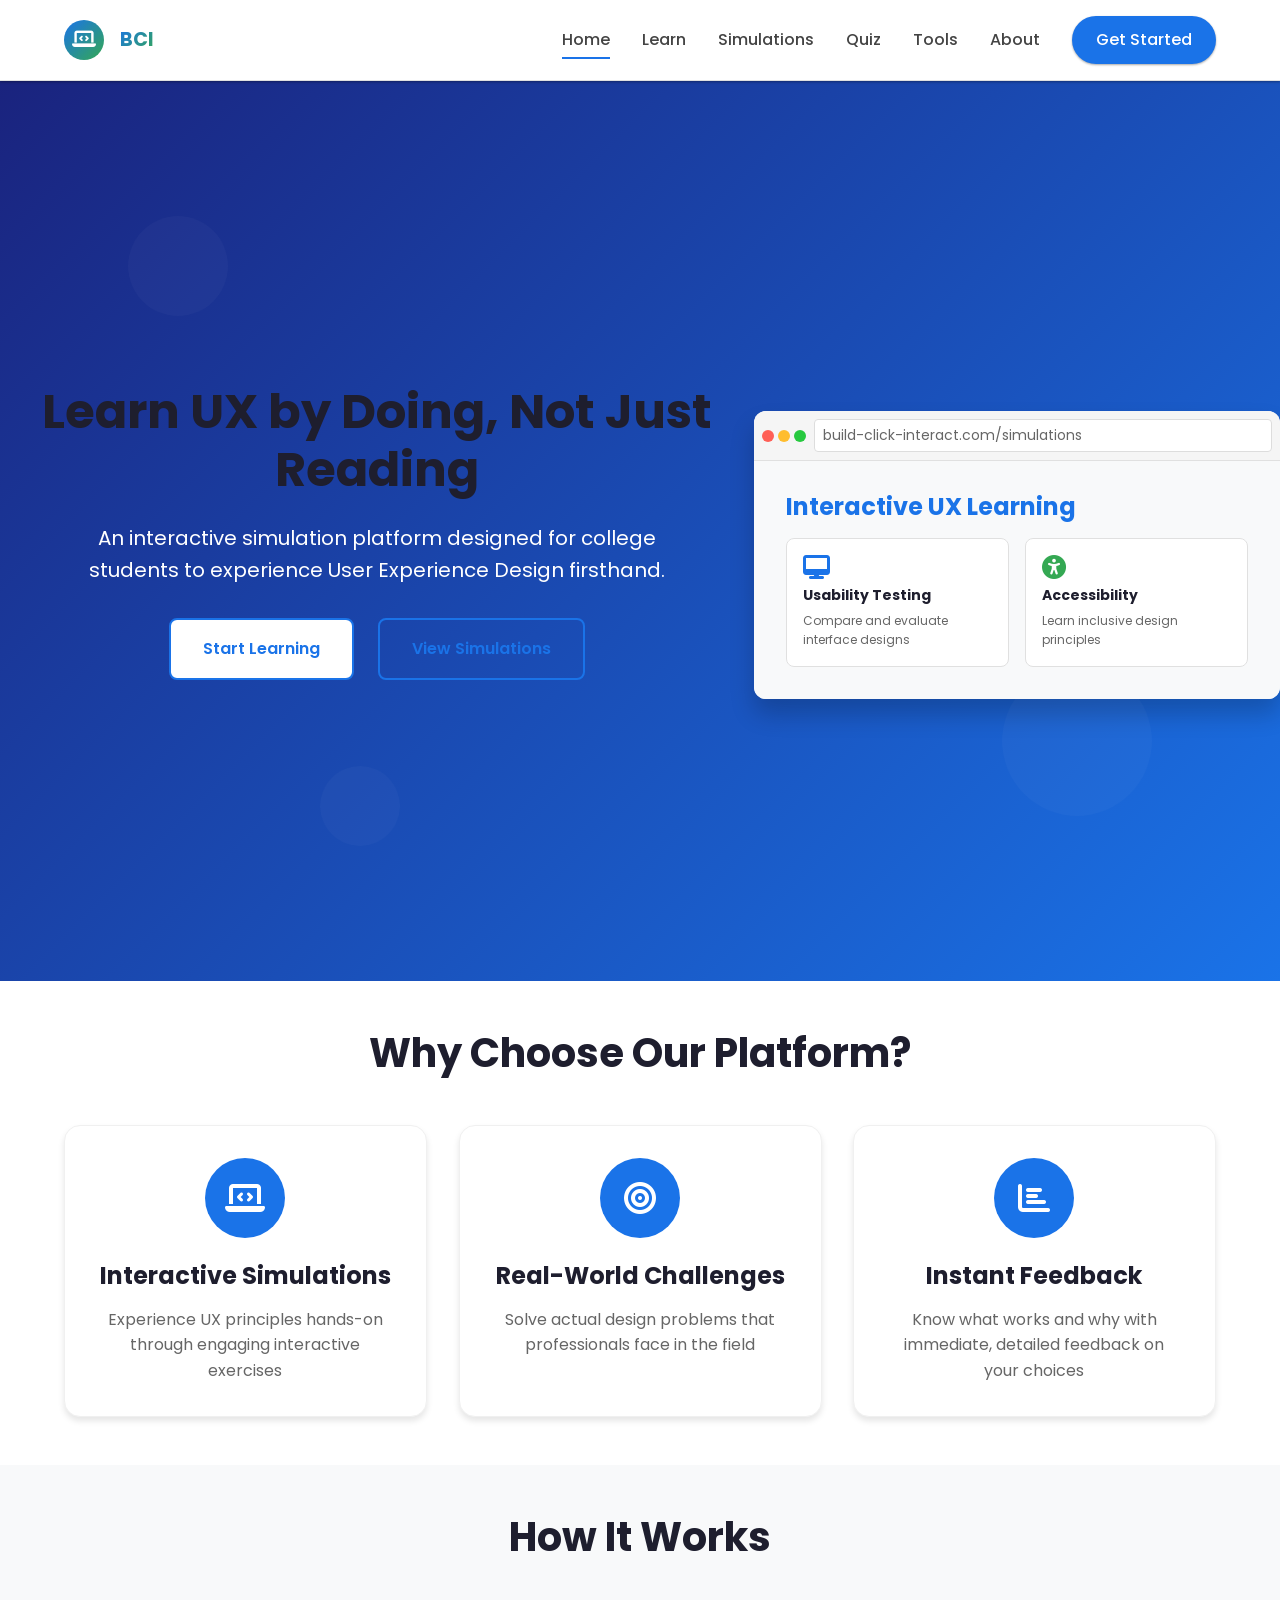
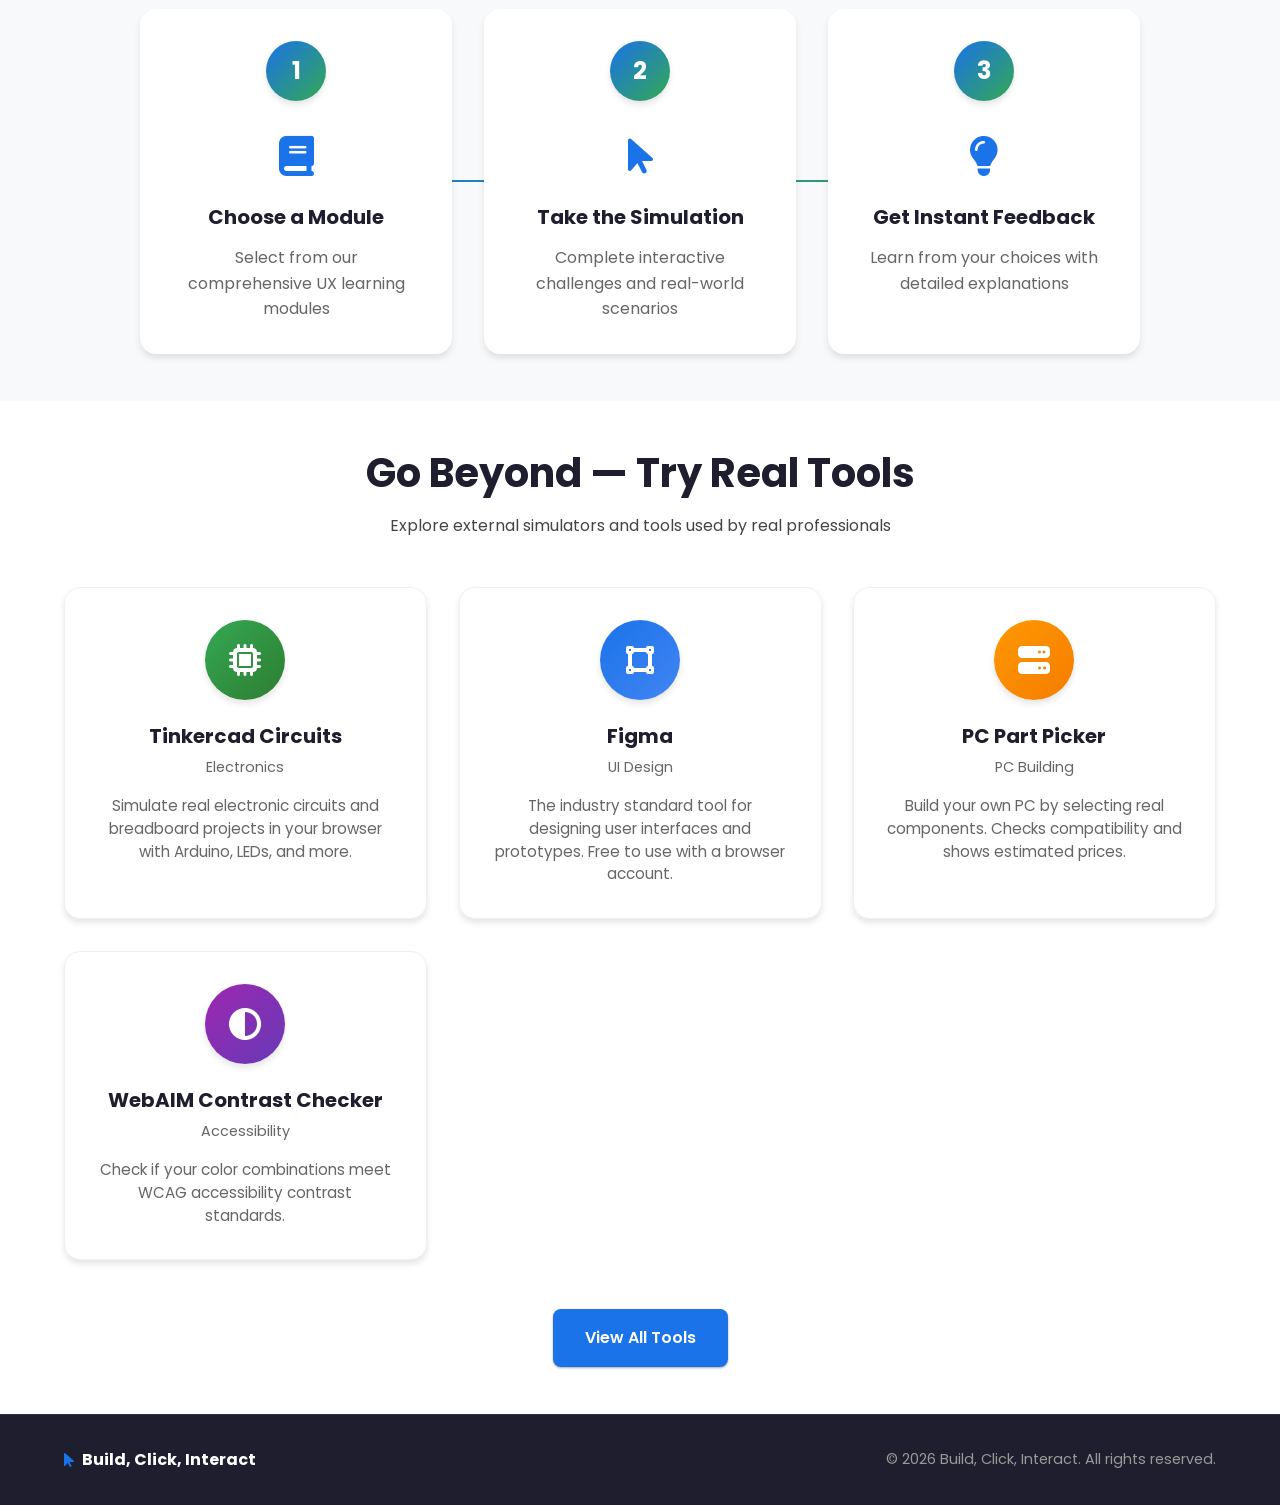
<file: build-click-interact/index.html>
<!DOCTYPE html>
<html lang="en">
<head>
    <meta charset="UTF-8">
    <meta name="viewport" content="width=device-width, initial-scale=1.0">
    <title>Build, Click, Interact - UX Learning Platform</title>
    <link rel="stylesheet" href="css/style.css">
    <link rel="stylesheet" href="https://cdnjs.cloudflare.com/ajax/libs/font-awesome/6.5.0/css/all.min.css">
    <link rel="preconnect" href="https://fonts.googleapis.com">
    <link rel="preconnect" href="https://fonts.gstatic.com" crossorigin>
    <link href="https://fonts.googleapis.com/css2?family=Poppins:wght@300;400;500;600;700&display=swap" rel="stylesheet">
</head>
<body>
    <!-- Navigation -->
    <nav class="navbar">
        <div class="nav-container">
            <a href="index.html" class="nav-logo">
                <i class="fas fa-laptop-code"></i>
                <span>BCI</span>
            </a>
            <ul class="nav-links">
                <li><a href="index.html" class="nav-link active">Home</a></li>
                <li><a href="modules.html" class="nav-link">Learn</a></li>
                <li><a href="simulations.html" class="nav-link">Simulations</a></li>
                <li><a href="quiz.html" class="nav-link">Quiz</a></li>
                <li><a href="tools.html" class="nav-link">Tools</a></li>
                <li><a href="about.html" class="nav-link">About</a></li>
                <li><a href="modules.html" class="nav-get-started btn btn-primary btn-pill">Get Started</a></li>
            </ul>
            <div class="hamburger">
                <span></span>
                <span></span>
                <span></span>
            </div>
        </div>
    </nav>

    <!-- Hero Section -->
    <section class="hero">
        <div class="hero-background">
            <div class="floating-shape shape-1"></div>
            <div class="floating-shape shape-2"></div>
            <div class="floating-shape shape-3"></div>
        </div>
        <div class="hero-content">
            <h1 class="hero-title fade-in">Learn UX by Doing, Not Just Reading</h1>
            <p class="hero-subtitle">An interactive simulation platform designed for college students to experience User Experience Design firsthand.</p>
            <div class="hero-buttons">
                <a href="modules.html" class="btn btn-light">Start Learning</a>
                <a href="simulations/usability.html" class="btn btn-outline">View Simulations</a>
            </div>
        </div>
        <div class="hero-mockup">
            <div class="browser-mockup">
                <div class="browser-header">
                    <div class="browser-dots">
                        <div class="browser-dot red"></div>
                        <div class="browser-dot yellow"></div>
                        <div class="browser-dot green"></div>
                    </div>
                    <div class="browser-url">build-click-interact.com/simulations</div>
                </div>
                <div class="browser-content">
                    <h4 style="color: var(--primary); margin-bottom: 16px;">Interactive UX Learning</h4>
                    <div style="display: grid; grid-template-columns: 1fr 1fr; gap: 16px;">
                        <div style="background: white; padding: 16px; border-radius: 8px; border: 1px solid #e0e0e0;">
                            <i class="fas fa-desktop" style="color: var(--primary); font-size: 24px; margin-bottom: 8px;"></i>
                            <h5 style="margin: 0 0 8px 0; font-size: 14px;">Usability Testing</h5>
                            <p style="margin: 0; font-size: 12px; color: #666;">Compare and evaluate interface designs</p>
                        </div>
                        <div style="background: white; padding: 16px; border-radius: 8px; border: 1px solid #e0e0e0;">
                            <i class="fas fa-universal-access" style="color: var(--secondary); font-size: 24px; margin-bottom: 8px;"></i>
                            <h5 style="margin: 0 0 8px 0; font-size: 14px;">Accessibility</h5>
                            <p style="margin: 0; font-size: 12px; color: #666;">Learn inclusive design principles</p>
                        </div>
                    </div>
                </div>
            </div>
        </div>
    </section>


    <!-- Features Section -->
    <section class="features">
        <div class="container">
            <h2 class="section-title">Why Choose Our Platform?</h2>
            <div class="features-grid">
                <div class="feature-card fade-in">
                    <div class="feature-icon-circle">
                        <i class="fas fa-laptop-code"></i>
                    </div>
                    <h3>Interactive Simulations</h3>
                    <p>Experience UX principles hands-on through engaging interactive exercises</p>
                </div>
                <div class="feature-card fade-in">
                    <div class="feature-icon-circle">
                        <i class="fas fa-bullseye"></i>
                    </div>
                    <h3>Real-World Challenges</h3>
                    <p>Solve actual design problems that professionals face in the field</p>
                </div>
                <div class="feature-card fade-in">
                    <div class="feature-icon-circle">
                        <i class="fas fa-chart-bar"></i>
                    </div>
                    <h3>Instant Feedback</h3>
                    <p>Know what works and why with immediate, detailed feedback on your choices</p>
                </div>
            </div>
        </div>
    </section>

    <!-- How It Works Section -->
    <section class="how-it-works">
        <div class="container">
            <div class="steps-container">
                <h2 class="section-title">How It Works</h2>
                <div class="steps-grid">
                    <div class="step-card fade-in">
                        <div class="step-number-circle">1</div>
                        <div class="step-icon">
                            <i class="fas fa-book"></i>
                        </div>
                        <h3>Choose a Module</h3>
                        <p>Select from our comprehensive UX learning modules</p>
                    </div>
                    <div class="step-card fade-in">
                        <div class="step-number-circle">2</div>
                        <div class="step-icon">
                            <i class="fas fa-mouse-pointer"></i>
                        </div>
                        <h3>Take the Simulation</h3>
                        <p>Complete interactive challenges and real-world scenarios</p>
                    </div>
                    <div class="step-card fade-in">
                        <div class="step-number-circle">3</div>
                        <div class="step-icon">
                            <i class="fas fa-lightbulb"></i>
                        </div>
                        <h3>Get Instant Feedback</h3>
                        <p>Learn from your choices with detailed explanations</p>
                    </div>
                </div>
            </div>
        </div>
    </section>

    <!-- Tools Preview Section -->
    <section class="tools-preview">
        <div class="container">
            <div class="tools-preview-header fade-in">
                <h2>Go Beyond — Try Real Tools</h2>
                <p>Explore external simulators and tools used by real professionals</p>
            </div>
            <div class="featured-tools-grid">
                <a href="tools.html" class="featured-tool-card fade-in">
                    <div class="featured-tool-icon electronics">
                        <i class="fas fa-microchip"></i>
                    </div>
                    <h3 class="featured-tool-name">Tinkercad Circuits</h3>
                    <p class="featured-tool-category">Electronics</p>
                    <p class="featured-tool-description">Simulate real electronic circuits and breadboard projects in your browser with Arduino, LEDs, and more.</p>
                </a>
                <a href="tools.html" class="featured-tool-card fade-in">
                    <div class="featured-tool-icon design">
                        <i class="fas fa-vector-square"></i>
                    </div>
                    <h3 class="featured-tool-name">Figma</h3>
                    <p class="featured-tool-category">UI Design</p>
                    <p class="featured-tool-description">The industry standard tool for designing user interfaces and prototypes. Free to use with a browser account.</p>
                </a>
                <a href="tools.html" class="featured-tool-card fade-in">
                    <div class="featured-tool-icon pc">
                        <i class="fas fa-server"></i>
                    </div>
                    <h3 class="featured-tool-name">PC Part Picker</h3>
                    <p class="featured-tool-category">PC Building</p>
                    <p class="featured-tool-description">Build your own PC by selecting real components. Checks compatibility and shows estimated prices.</p>
                </a>
                <a href="tools.html" class="featured-tool-card fade-in">
                    <div class="featured-tool-icon accessibility">
                        <i class="fas fa-adjust"></i>
                    </div>
                    <h3 class="featured-tool-name">WebAIM Contrast Checker</h3>
                    <p class="featured-tool-category">Accessibility</p>
                    <p class="featured-tool-description">Check if your color combinations meet WCAG accessibility contrast standards.</p>
                </a>
            </div>
            <div class="text-center">
                <a href="tools.html" class="btn btn-primary btn-lg">View All Tools</a>
            </div>
        </div>
    </section>



    <!-- Footer -->
    <footer class="footer">
        <div class="footer-content">
            <a href="index.html" class="footer-logo">
                <i class="fas fa-mouse-pointer"></i>
                <span>Build, Click, Interact</span>
            </a>
            <div class="footer-copyright">
                <p>&copy; 2026 Build, Click, Interact. All rights reserved.</p>
            </div>
        </div>
    </footer>

    <script src="js/main.js"></script>
</body>
</html>
</file>
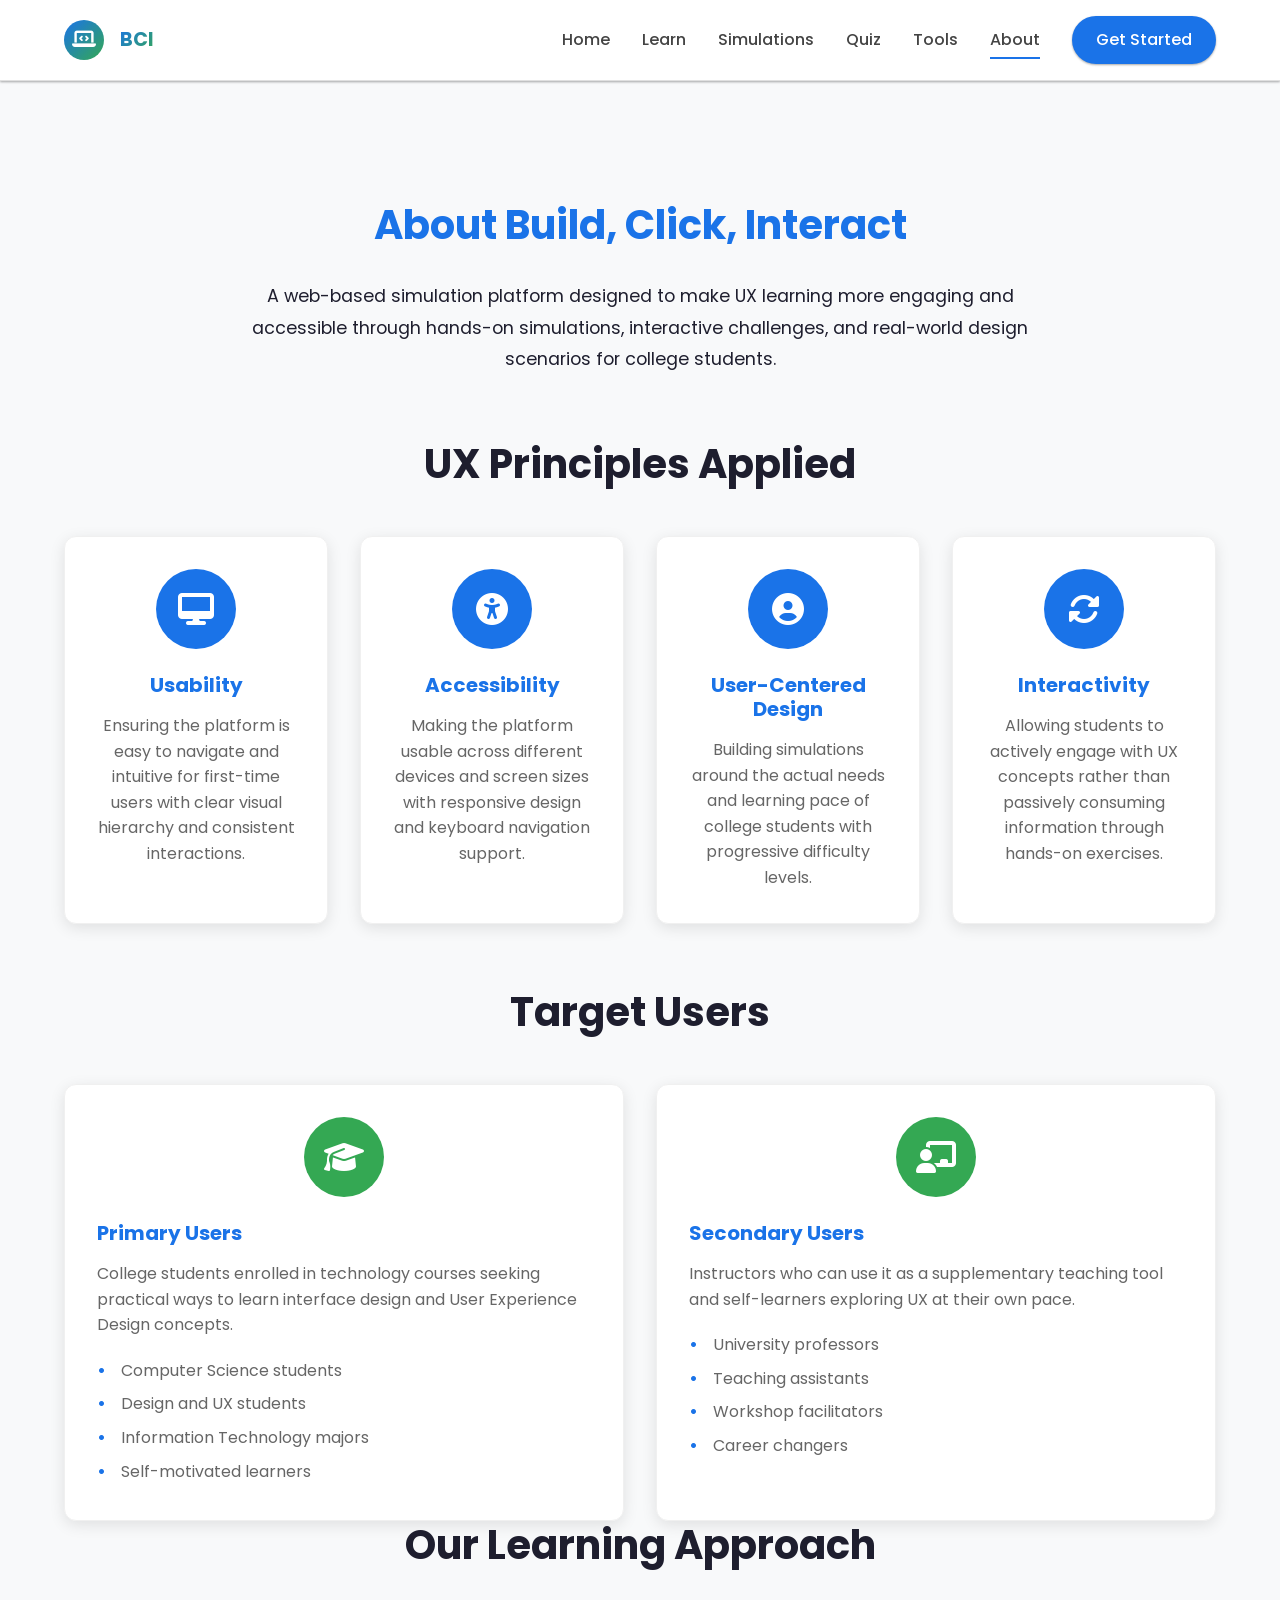
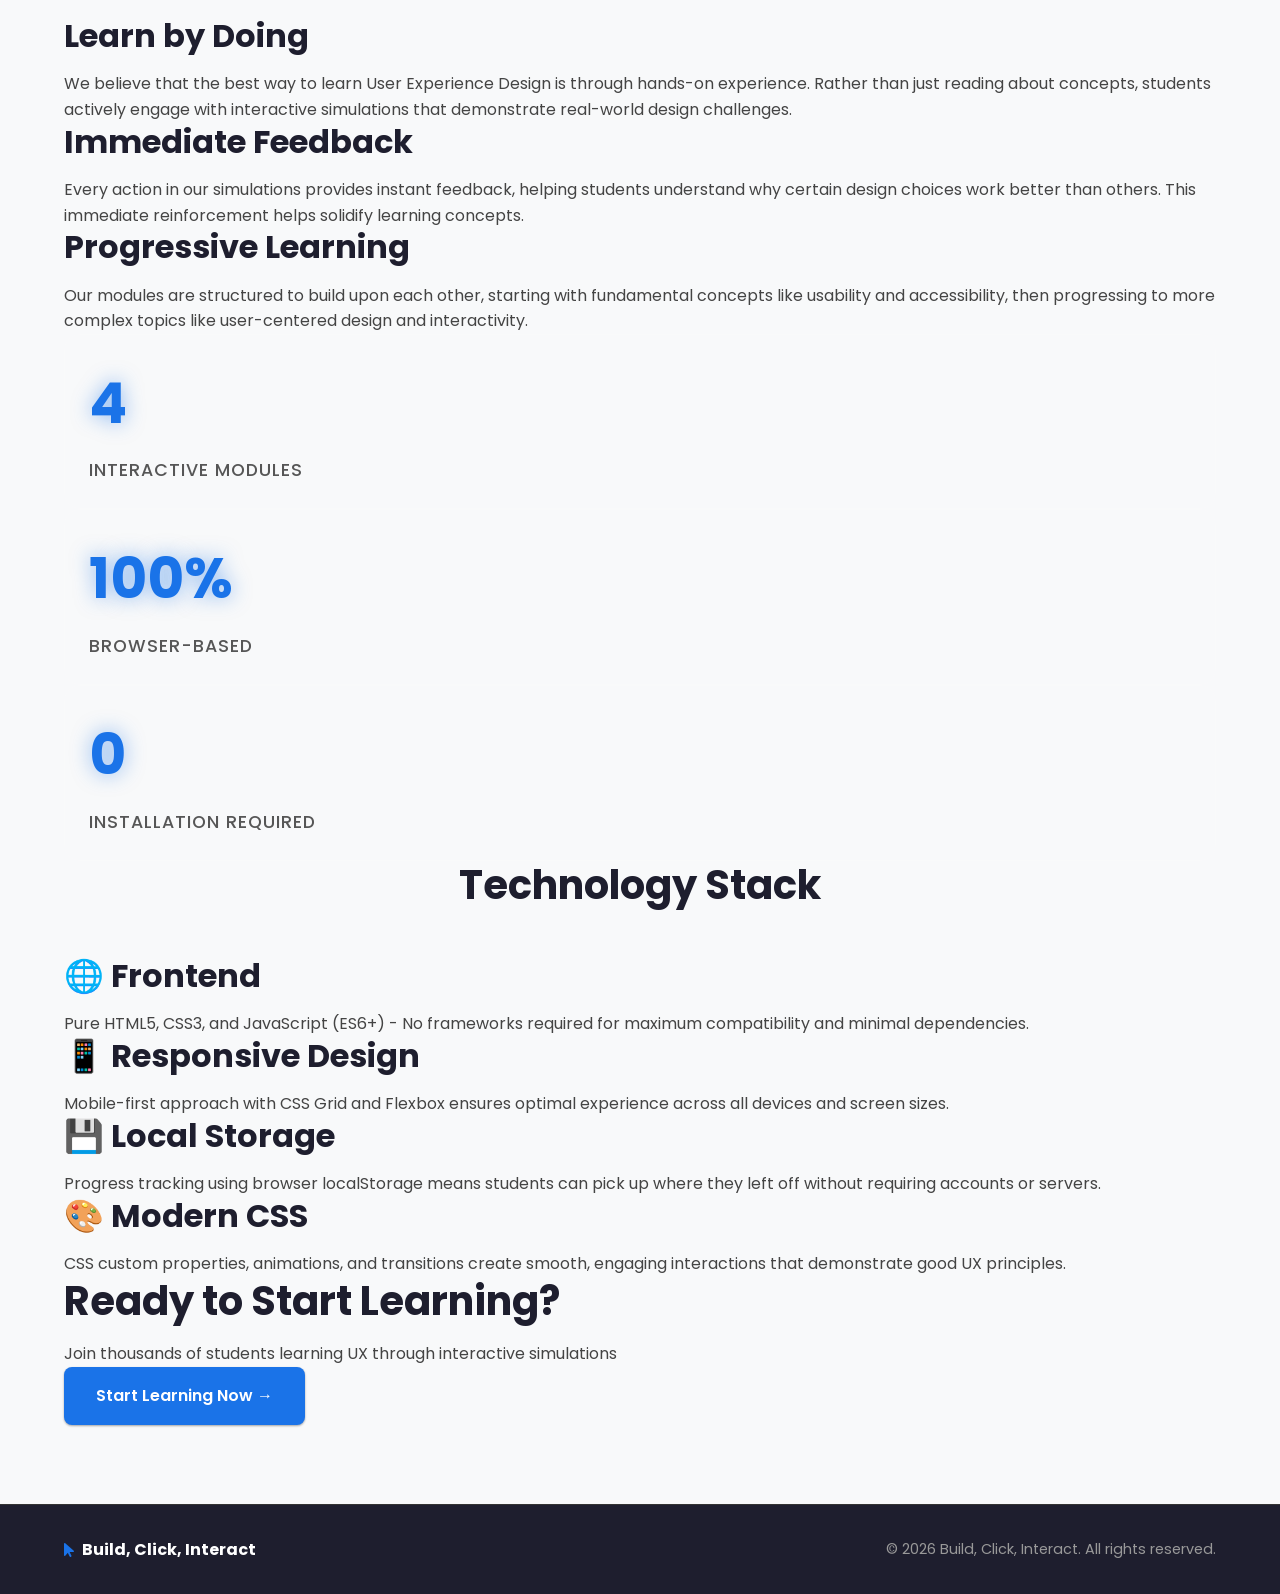
<file: build-click-interact/about.html>
<!DOCTYPE html>
<html lang="en">
<head>
    <meta charset="UTF-8">
    <meta name="viewport" content="width=device-width, initial-scale=1.0">
    <title>About - Build, Click, Interact</title>
    <link rel="stylesheet" href="css/style.css">
    <link rel="stylesheet" href="https://cdnjs.cloudflare.com/ajax/libs/font-awesome/6.5.0/css/all.min.css">
    <link rel="preconnect" href="https://fonts.googleapis.com">
    <link rel="preconnect" href="https://fonts.gstatic.com" crossorigin>
    <link href="https://fonts.googleapis.com/css2?family=Poppins:wght@300;400;500;600;700&display=swap" rel="stylesheet">
</head>
<body>
    <!-- Navigation -->
    <nav class="navbar">
        <div class="nav-container">
            <a href="index.html" class="nav-logo">
                <i class="fas fa-laptop-code"></i>
                <span>BCI</span>
            </a>
            <ul class="nav-links">
                <li><a href="index.html" class="nav-link">Home</a></li>
                <li><a href="modules.html" class="nav-link">Learn</a></li>
                <li><a href="simulations.html" class="nav-link">Simulations</a></li>
                <li><a href="quiz.html" class="nav-link">Quiz</a></li>
                <li><a href="tools.html" class="nav-link">Tools</a></li>
                <li><a href="about.html" class="nav-link active">About</a></li>
                <li><a href="modules.html" class="nav-get-started btn btn-primary btn-pill">Get Started</a></li>
            </ul>
            <div class="hamburger">
                <span></span>
                <span></span>
                <span></span>
            </div>
        </div>
    </nav>

    <!-- About Page Content -->
    <main class="about-page">
        <div class="container">
            <!-- About the Project Section -->
            <section class="about-section fade-in">
                <h1 class="about-title">About Build, Click, Interact</h1>
                <p class="about-description">
                    A web-based simulation platform designed to make UX learning more engaging and accessible through hands-on simulations, interactive challenges, and real-world design scenarios for college students.
                </p>
            </section>

            <!-- UX Principles Applied Section -->
            <section class="principles-section fade-in">
                <h2 class="section-title">UX Principles Applied</h2>
                <div class="principles-grid">
                    <div class="principle-card">
                        <div class="principle-icon-circle">
                            <i class="fas fa-desktop"></i>
                        </div>
                        <h3 class="principle-title">Usability</h3>
                        <p>Ensuring the platform is easy to navigate and intuitive for first-time users with clear visual hierarchy and consistent interactions.</p>
                    </div>
                    <div class="principle-card">
                        <div class="principle-icon-circle">
                            <i class="fas fa-universal-access"></i>
                        </div>
                        <h3 class="principle-title">Accessibility</h3>
                        <p>Making the platform usable across different devices and screen sizes with responsive design and keyboard navigation support.</p>
                    </div>
                    <div class="principle-card">
                        <div class="principle-icon-circle">
                            <i class="fas fa-user-circle"></i>
                        </div>
                        <h3 class="principle-title">User-Centered Design</h3>
                        <p>Building simulations around the actual needs and learning pace of college students with progressive difficulty levels.</p>
                    </div>
                    <div class="principle-card">
                        <div class="principle-icon-circle">
                            <i class="fas fa-sync-alt"></i>
                        </div>
                        <h3 class="principle-title">Interactivity</h3>
                        <p>Allowing students to actively engage with UX concepts rather than passively consuming information through hands-on exercises.</p>
                    </div>
                </div>
            </section>

            <!-- Target Users Section -->
            <section class="users-section fade-in">
                <h2 class="section-title">Target Users</h2>
                <div class="users-grid">
                    <div class="user-card">
                        <div class="user-icon-circle">
                            <i class="fas fa-graduation-cap"></i>
                        </div>
                        <h3 class="user-title">Primary Users</h3>
                        <p>College students enrolled in technology courses seeking practical ways to learn interface design and User Experience Design concepts.</p>
                        <ul>
                            <li>Computer Science students</li>
                            <li>Design and UX students</li>
                            <li>Information Technology majors</li>
                            <li>Self-motivated learners</li>
                        </ul>
                    </div>
                    <div class="user-card">
                        <div class="user-icon-circle">
                            <i class="fas fa-chalkboard-teacher"></i>
                        </div>
                        <h3 class="user-title">Secondary Users</h3>
                        <p>Instructors who can use it as a supplementary teaching tool and self-learners exploring UX at their own pace.</p>
                        <ul>
                            <li>University professors</li>
                            <li>Teaching assistants</li>
                            <li>Workshop facilitators</li>
                            <li>Career changers</li>
                        </ul>
                    </div>
                </div>
            </section>

            <!-- Learning Approach Section -->
            <section class="approach-section fade-in">
                <h2 class="section-title">Our Learning Approach</h2>
                <div class="approach-content">
                    <div class="approach-text">
                        <h3>Learn by Doing</h3>
                        <p>We believe that the best way to learn User Experience Design is through hands-on experience. Rather than just reading about concepts, students actively engage with interactive simulations that demonstrate real-world design challenges.</p>
                        
                        <h3>Immediate Feedback</h3>
                        <p>Every action in our simulations provides instant feedback, helping students understand why certain design choices work better than others. This immediate reinforcement helps solidify learning concepts.</p>
                        
                        <h3>Progressive Learning</h3>
                        <p>Our modules are structured to build upon each other, starting with fundamental concepts like usability and accessibility, then progressing to more complex topics like user-centered design and interactivity.</p>
                    </div>
                    <div class="approach-stats">
                        <div class="stat-item">
                            <div class="stat-number">4</div>
                            <div class="stat-label">Interactive Modules</div>
                        </div>
                        <div class="stat-item">
                            <div class="stat-number">100%</div>
                            <div class="stat-label">Browser-Based</div>
                        </div>
                        <div class="stat-item">
                            <div class="stat-number">0</div>
                            <div class="stat-label">Installation Required</div>
                        </div>
                    </div>
                </div>
            </section>

            <!-- Technology Stack Section -->
            <section class="tech-section fade-in">
                <h2 class="section-title">Technology Stack</h2>
                <div class="tech-grid">
                    <div class="tech-card">
                        <h3>🌐 Frontend</h3>
                        <p>Pure HTML5, CSS3, and JavaScript (ES6+) - No frameworks required for maximum compatibility and minimal dependencies.</p>
                    </div>
                    <div class="tech-card">
                        <h3>📱 Responsive Design</h3>
                        <p>Mobile-first approach with CSS Grid and Flexbox ensures optimal experience across all devices and screen sizes.</p>
                    </div>
                    <div class="tech-card">
                        <h3>💾 Local Storage</h3>
                        <p>Progress tracking using browser localStorage means students can pick up where they left off without requiring accounts or servers.</p>
                    </div>
                    <div class="tech-card">
                        <h3>🎨 Modern CSS</h3>
                        <p>CSS custom properties, animations, and transitions create smooth, engaging interactions that demonstrate good UX principles.</p>
                    </div>
                </div>
            </section>

            <!-- Call to Action -->
            <section class="cta-section fade-in">
                <div class="cta-content">
                    <h2>Ready to Start Learning?</h2>
                    <p>Join thousands of students learning UX through interactive simulations</p>
                    <a href="modules.html" class="btn btn-primary">Start Learning Now →</a>
                </div>
            </section>
        </div>
    </main>

    <!-- Footer -->
    <footer class="footer">
        <div class="footer-content">
            <a href="index.html" class="footer-logo">
                <i class="fas fa-mouse-pointer"></i>
                <span>Build, Click, Interact</span>
            </a>
            <div class="footer-copyright">
                <p>&copy; 2026 Build, Click, Interact. All rights reserved.</p>
            </div>
        </div>
    </footer>

    <script src="js/main.js"></script>
</body>
</html>
</file>
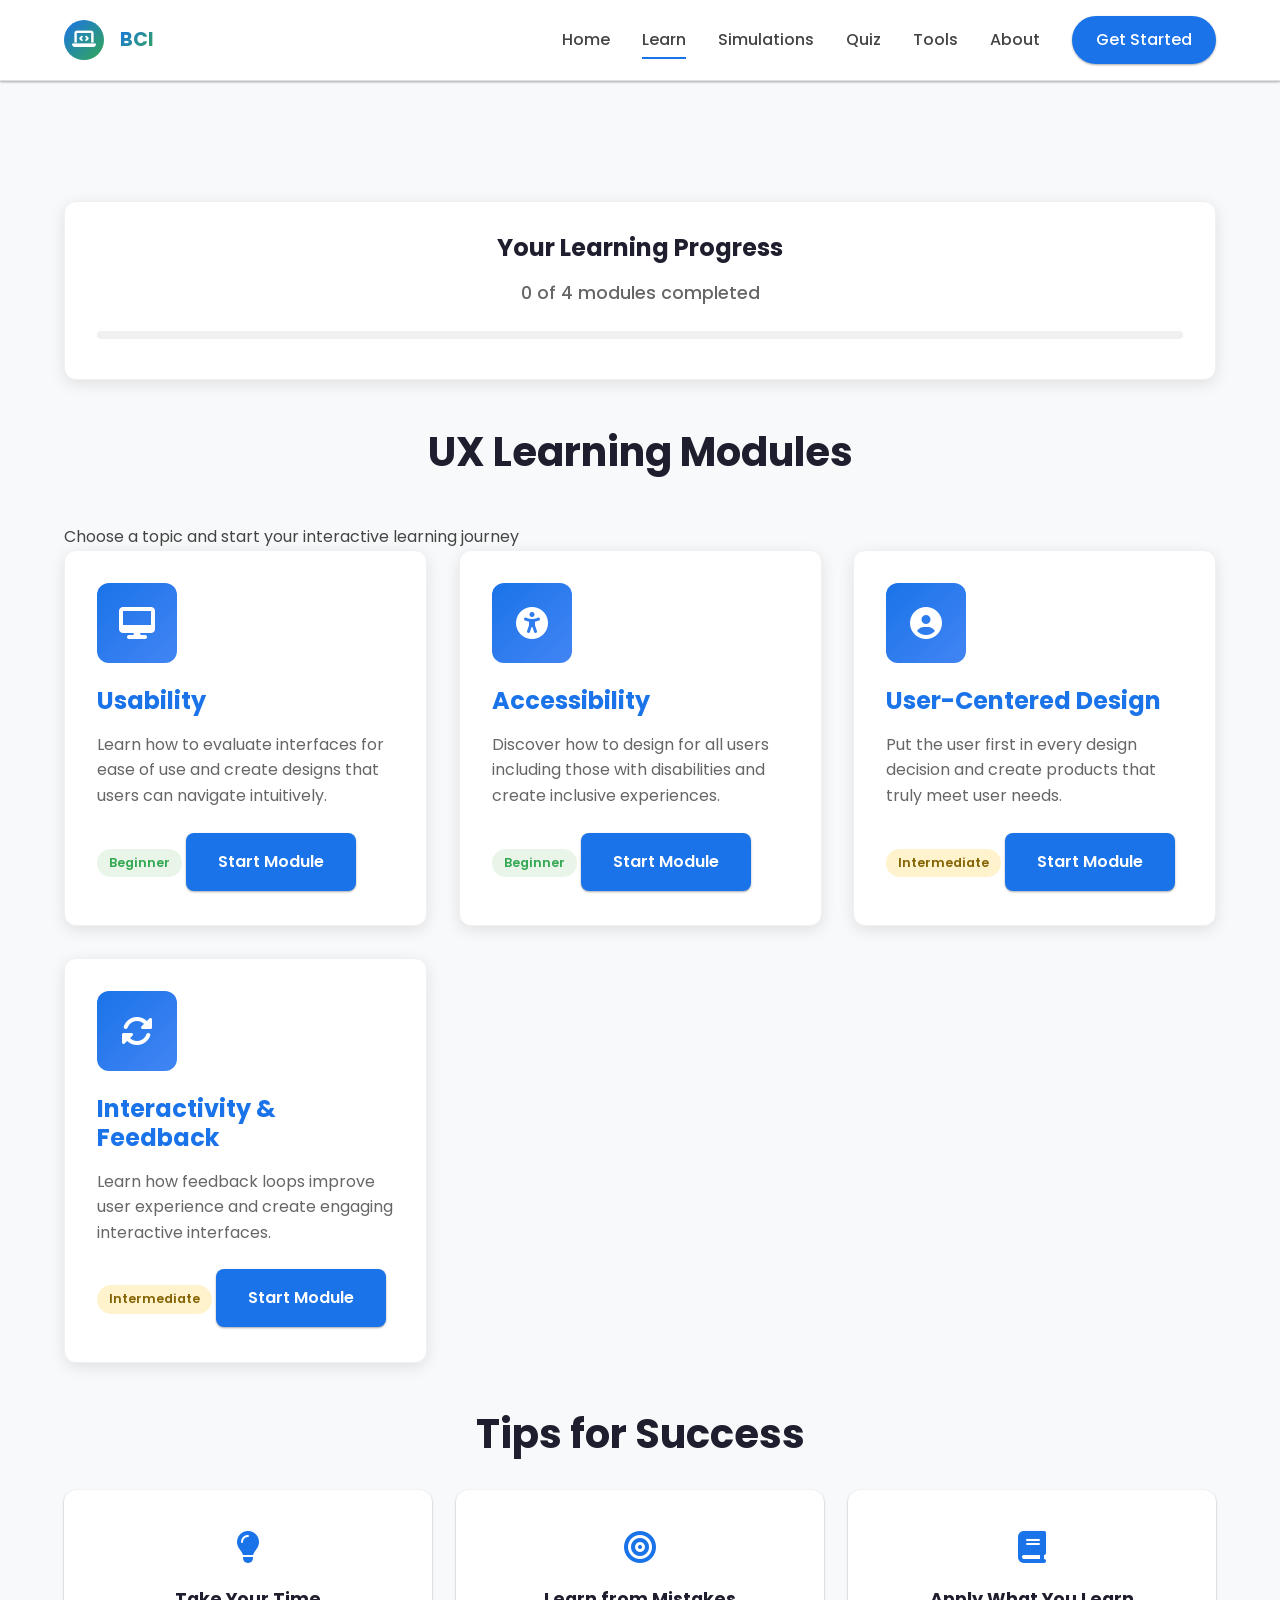
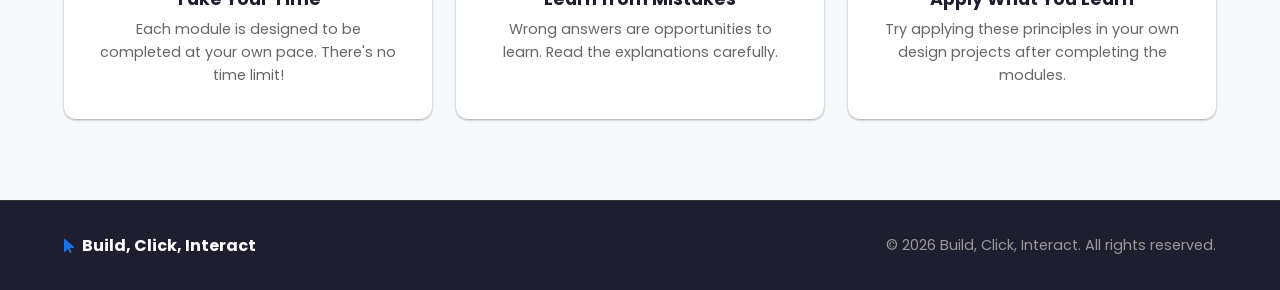
<file: build-click-interact/modules.html>
<!DOCTYPE html>
<html lang="en">
<head>
    <meta charset="UTF-8">
    <meta name="viewport" content="width=device-width, initial-scale=1.0">
    <title>UX Learning Modules - Build, Click, Interact</title>
    <link rel="stylesheet" href="css/style.css">
    <link rel="stylesheet" href="https://cdnjs.cloudflare.com/ajax/libs/font-awesome/6.5.0/css/all.min.css">
    <link rel="preconnect" href="https://fonts.googleapis.com">
    <link rel="preconnect" href="https://fonts.gstatic.com" crossorigin>
    <link href="https://fonts.googleapis.com/css2?family=Poppins:wght@300;400;500;600;700&display=swap" rel="stylesheet">
</head>
<body>
    <!-- Navigation -->
    <nav class="navbar">
        <div class="nav-container">
            <a href="index.html" class="nav-logo">
                <i class="fas fa-laptop-code"></i>
                <span>BCI</span>
            </a>
            <ul class="nav-links">
                <li><a href="index.html" class="nav-link">Home</a></li>
                <li><a href="modules.html" class="nav-link active">Learn</a></li>
                <li><a href="simulations.html" class="nav-link active">Simulations</a></li>
                <li><a href="quiz.html" class="nav-link">Quiz</a></li>
                <li><a href="tools.html" class="nav-link">Tools</a></li>
                <li><a href="about.html" class="nav-link">About</a></li>
                <li><a href="#simulations" class="nav-get-started btn btn-primary btn-pill">Get Started</a></li>
            </ul>
            <div class="hamburger">
                <span></span>
                <span></span>
                <span></span>
            </div>
        </div>
    </nav>

    <!-- Modules Page Content -->
    <main class="modules-page">
        <div class="container">
            <!-- Progress Tracker -->
            <div class="progress-tracker fade-in">
                <h2>Your Learning Progress</h2>
                <p>0 of 4 modules completed</p>
                <div class="progress-bar">
                    <div class="progress-fill"></div>
                </div>
            </div>

            <!-- Page Title -->
            <div class="page-header fade-in">
                <h1 class="section-title">UX Learning Modules</h1>
                <p class="page-subtitle">Choose a topic and start your interactive learning journey</p>
            </div>

            <!-- Modules Grid -->
            <div class="modules-grid" id="simulations">
                <!-- Usability Module -->
                <div class="module-card fade-in" data-module="usability">
                    <div class="module-icon-square">
                        <i class="fas fa-desktop"></i>
                    </div>
                    <h3 class="module-title">Usability</h3>
                    <p>Learn how to evaluate interfaces for ease of use and create designs that users can navigate intuitively.</p>
                    <span class="difficulty beginner">Beginner</span>
                    <a href="simulations/usability.html" class="btn btn-primary">Start Module</a>
                </div>

                <!-- Accessibility Module -->
                <div class="module-card fade-in" data-module="accessibility">
                    <div class="module-icon-square">
                        <i class="fas fa-universal-access"></i>
                    </div>
                    <h3 class="module-title">Accessibility</h3>
                    <p>Discover how to design for all users including those with disabilities and create inclusive experiences.</p>
                    <span class="difficulty beginner">Beginner</span>
                    <a href="simulations/accessibility.html" class="btn btn-primary">Start Module</a>
                </div>

                <!-- User-Centered Design Module -->
                <div class="module-card fade-in" data-module="user-centered">
                    <div class="module-icon-square">
                        <i class="fas fa-user-circle"></i>
                    </div>
                    <h3 class="module-title">User-Centered Design</h3>
                    <p>Put the user first in every design decision and create products that truly meet user needs.</p>
                    <span class="difficulty intermediate">Intermediate</span>
                    <a href="simulations/user-centered.html" class="btn btn-primary">Start Module</a>
                </div>

                <!-- Interactivity & Feedback Module -->
                <div class="module-card fade-in" data-module="interactivity">
                    <div class="module-icon-square">
                        <i class="fas fa-sync-alt"></i>
                    </div>
                    <h3 class="module-title">Interactivity & Feedback</h3>
                    <p>Learn how feedback loops improve user experience and create engaging interactive interfaces.</p>
                    <span class="difficulty intermediate">Intermediate</span>
                    <a href="simulations/interactivity.html" class="btn btn-primary">Start Module</a>
                </div>
            </div>

            <!-- Learning Tips -->
            <div class="learning-tips fade-in">
                <h2>Tips for Success</h2>
                <div class="tips-grid">
                    <div class="tip-card">
                        <div class="tip-icon">
                            <i class="fas fa-lightbulb"></i>
                        </div>
                        <h3>Take Your Time</h3>
                        <p>Each module is designed to be completed at your own pace. There's no time limit!</p>
                    </div>
                    <div class="tip-card">
                        <div class="tip-icon">
                            <i class="fas fa-bullseye"></i>
                        </div>
                        <h3>Learn from Mistakes</h3>
                        <p>Wrong answers are opportunities to learn. Read the explanations carefully.</p>
                    </div>
                    <div class="tip-card">
                        <div class="tip-icon">
                            <i class="fas fa-book"></i>
                        </div>
                        <h3>Apply What You Learn</h3>
                        <p>Try applying these principles in your own design projects after completing the modules.</p>
                    </div>
                </div>
            </div>
        </div>
    </main>

    <!-- Footer -->
    <footer class="footer">
        <div class="footer-content">
            <a href="index.html" class="footer-logo">
                <i class="fas fa-mouse-pointer"></i>
                <span>Build, Click, Interact</span>
            </a>
            <div class="footer-copyright">
                <p>&copy; 2026 Build, Click, Interact. All rights reserved.</p>
            </div>
        </div>
    </footer>

    <script src="js/main.js"></script>
</body>
</html>
</file>
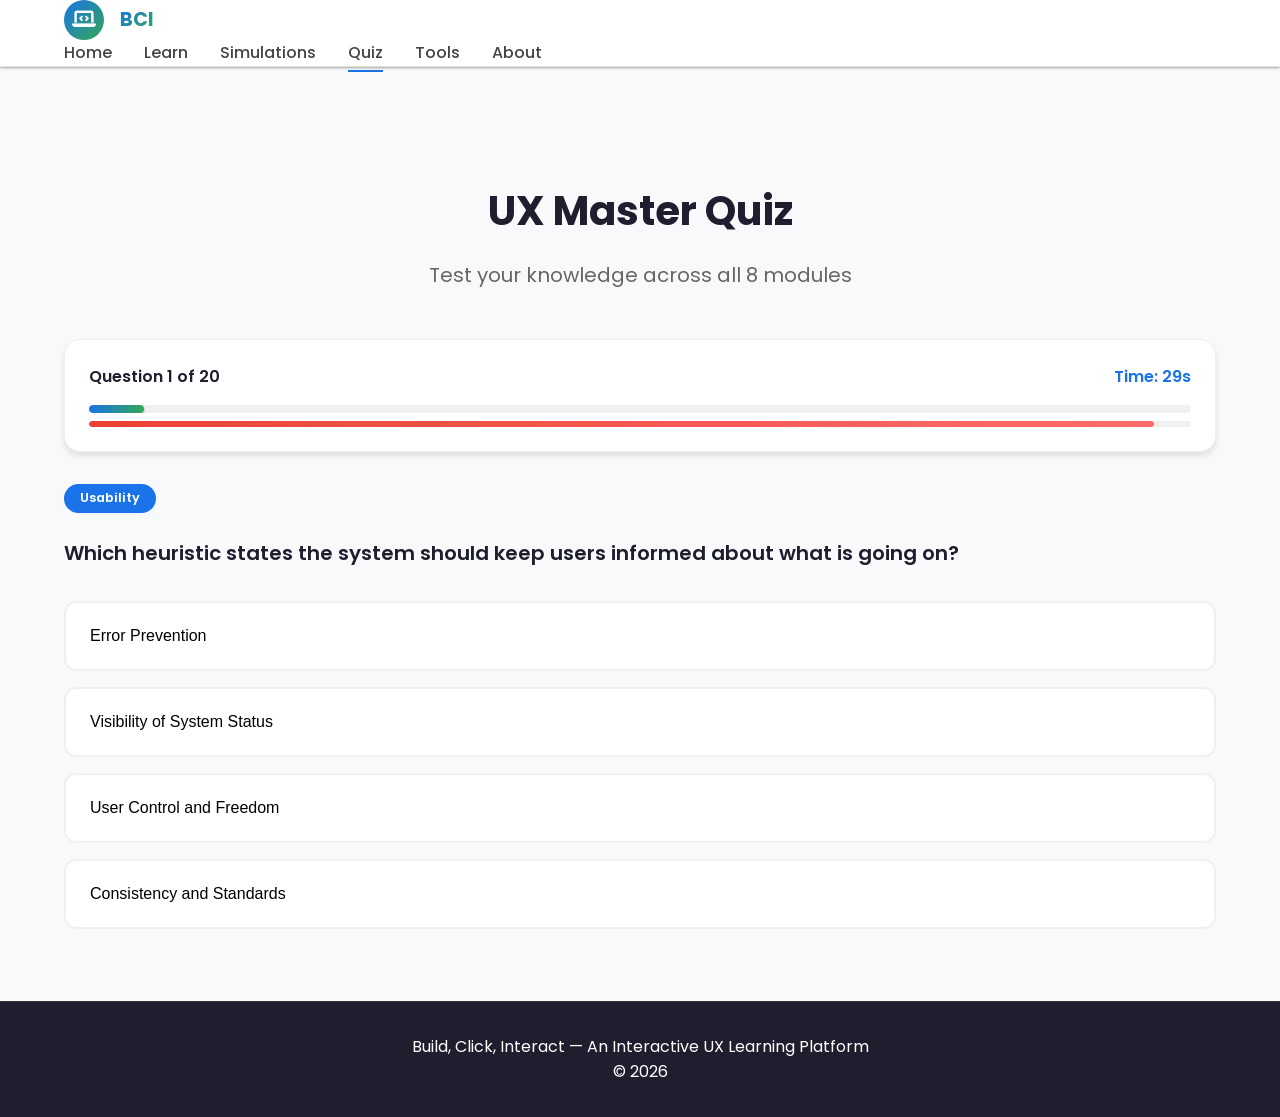
<file: build-click-interact/quiz.html>
<!DOCTYPE html>
<html lang="en">
<head>
    <meta charset="UTF-8">
    <meta name="viewport" content="width=device-width, initial-scale=1.0">
    <title>UX Master Quiz - Build, Click, Interact</title>
    <link href="https://fonts.googleapis.com/css2?family=Poppins:wght@300;400;500;600;700&display=swap" rel="stylesheet">
    <link href="https://cdnjs.cloudflare.com/ajax/libs/font-awesome/6.5.0/css/all.min.css" rel="stylesheet">
    <link rel="stylesheet" href="css/style.css">
</head>
<body>
    <nav class="navbar">
        <div class="container">
            <a href="index.html" class="nav-logo">
                <i class="fas fa-laptop-code"></i>
                <span>BCI</span>
            </a>
            <ul class="nav-links">
                <li><a href="index.html" class="nav-link">Home</a></li>
                <li><a href="modules.html" class="nav-link">Learn</a></li>
                <li><a href="simulations.html" class="nav-link">Simulations</a></li>
                <li><a href="quiz.html" class="nav-link active">Quiz</a></li>
                <li><a href="tools.html" class="nav-link">Tools</a></li>
                <li><a href="about.html" class="nav-link">About</a></li>
            </ul>
            <div class="hamburger">
                <span></span>
                <span></span>
                <span></span>
            </div>
        </div>
    </nav>

    <main class="quiz-page">
        <div class="container">
            <div class="quiz-header">
                <h1>UX Master Quiz</h1>
                <p class="quiz-subtitle">Test your knowledge across all 8 modules</p>
            </div>

            <!-- Quiz Container -->
            <div id="quiz-container">
                <!-- Progress Bar -->
                <div class="quiz-progress">
                    <div class="progress-info">
                        <span class="question-counter">Question <span id="current-question">1</span> of 20</span>
                        <span class="timer-display">Time: <span id="time-left">30</span>s</span>
                    </div>
                    <div class="progress-bar">
                        <div id="progress-fill" class="progress-fill"></div>
                    </div>
                    <div class="timer-bar">
                        <div id="timer-fill" class="timer-fill"></div>
                    </div>
                </div>

                <!-- Question Display -->
                <div id="question-container">
                    <div class="question-header">
                        <span class="category-badge" id="category-badge">Usability</span>
                    </div>
                    <h2 class="question-text" id="question-text">Loading question...</h2>
                    <div class="quiz-options" id="quiz-options">
                        <!-- Options will be dynamically inserted here -->
                    </div>
                    <div class="quiz-feedback" id="quiz-feedback" style="display: none;">
                        <!-- Feedback will be dynamically inserted here -->
                    </div>
                </div>
            </div>

            <!-- Results Section (Initially Hidden) -->
            <div id="results-container" style="display: none;">
                <div class="results-header">
                    <h2>Quiz Complete!</h2>
                    <div class="score-display">
                        <div class="score-number" id="final-score">0</div>
                        <div class="score-total">out of 20</div>
                    </div>
                    <div class="performance-badge" id="performance-badge">
                        <i class="fas fa-award"></i>
                        <span id="badge-text">Keep Practicing!</span>
                    </div>
                </div>

                <div class="category-breakdown">
                    <h3>Performance by Category</h3>
                    <table class="category-table">
                        <thead>
                            <tr>
                                <th>Category</th>
                                <th>Score</th>
                                <th>Performance</th>
                            </tr>
                        </thead>
                        <tbody id="category-tbody">
                            <!-- Category scores will be inserted here -->
                        </tbody>
                    </table>
                </div>

                <div class="best-score" id="best-score" style="display: none;">
                    <p>Best Score: <span id="best-score-value">0</span>/20</p>
                </div>

                <div class="action-buttons">
                    <button class="btn btn-primary" id="retake-quiz">Retake Quiz</button>
                    <a href="modules.html" class="btn btn-secondary">Back to Modules</a>
                </div>
            </div>
        </div>
    </main>

    <footer class="footer">
        <div class="container">
            <p>Build, Click, Interact — An Interactive UX Learning Platform</p>
            <p>&copy; 2026</p>
        </div>
    </footer>

    <script src="js/main.js"></script>
    <script src="js/progress.js"></script>
    <script src="js/quiz.js"></script>
</body>
</html>
</file>
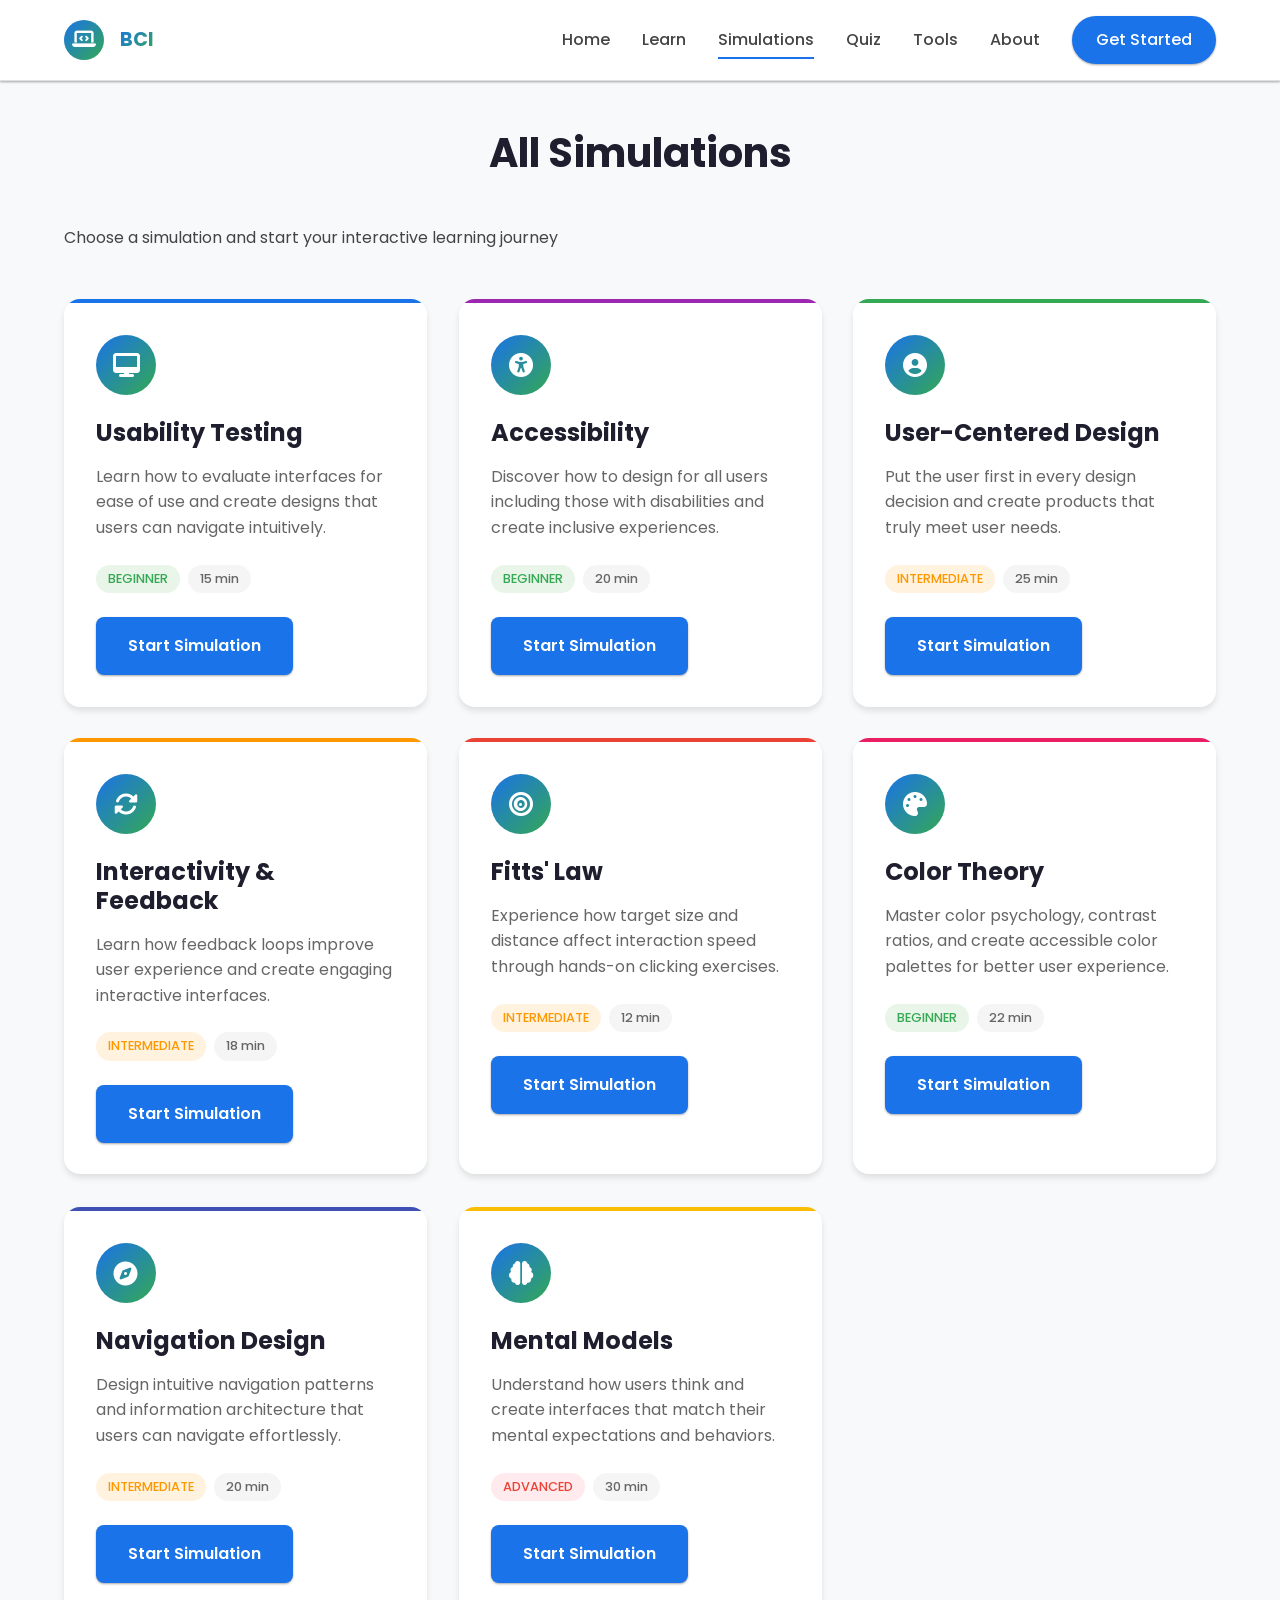
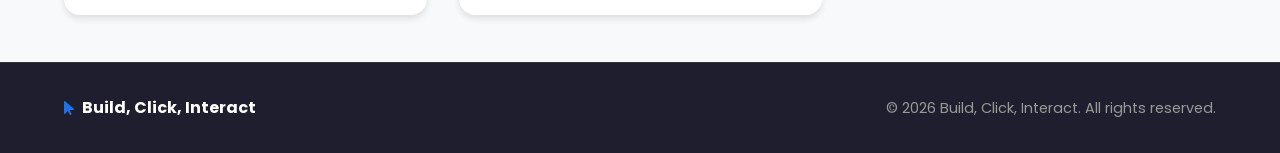
<file: build-click-interact/simulations.html>
<!DOCTYPE html>
<html lang="en">
<head>
    <meta charset="UTF-8">
    <meta name="viewport" content="width=device-width, initial-scale=1.0">
    <title>All Simulations - Build, Click, Interact</title>
    <link rel="stylesheet" href="css/style.css">
    <link rel="stylesheet" href="https://cdnjs.cloudflare.com/ajax/libs/font-awesome/6.5.0/css/all.min.css">
    <link rel="preconnect" href="https://fonts.googleapis.com">
    <link rel="preconnect" href="https://fonts.gstatic.com" crossorigin>
    <link href="https://fonts.googleapis.com/css2?family=Poppins:wght@300;400;500;600;700&display=swap" rel="stylesheet">
</head>
<body>
    <!-- Navigation -->
    <nav class="navbar">
        <div class="nav-container">
            <a href="index.html" class="nav-logo">
                <i class="fas fa-laptop-code"></i>
                <span>BCI</span>
            </a>
            <ul class="nav-links">
                <li><a href="index.html" class="nav-link">Home</a></li>
                <li><a href="modules.html" class="nav-link">Learn</a></li>
                <li><a href="simulations.html" class="nav-link active">Simulations</a></li>
                <li><a href="quiz.html" class="nav-link">Quiz</a></li>
                <li><a href="tools.html" class="nav-link">Tools</a></li>
                <li><a href="about.html" class="nav-link">About</a></li>
                <li><a href="modules.html" class="nav-get-started btn btn-primary btn-pill">Get Started</a></li>
            </ul>
            <div class="hamburger">
                <span></span>
                <span></span>
                <span></span>
            </div>
        </div>
    </nav>

    <!-- Page Header -->
    <main class="simulations-page">
        <div class="container">
            <div class="page-header fade-in">
                <h1 class="section-title">All Simulations</h1>
                <p class="page-subtitle">Choose a simulation and start your interactive learning journey</p>
            </div>

            <!-- Simulations Grid -->
            <div class="simulations-grid">
                <!-- Usability Simulation -->
                <div class="simulation-card fade-in" data-difficulty="beginner">
                    <div class="card-top-bar blue"></div>
                    <div class="card-content">
                        <div class="simulation-icon">
                            <i class="fas fa-desktop"></i>
                        </div>
                        <h3 class="simulation-title">Usability Testing</h3>
                        <p class="simulation-description">Learn how to evaluate interfaces for ease of use and create designs that users can navigate intuitively.</p>
                        <div class="simulation-meta">
                            <span class="difficulty-badge beginner">Beginner</span>
                            <span class="duration-badge">15 min</span>
                        </div>
                        <a href="simulations/usability.html" class="btn btn-primary">Start Simulation</a>
                    </div>
                </div>

                <!-- Accessibility Simulation -->
                <div class="simulation-card fade-in" data-difficulty="beginner">
                    <div class="card-top-bar purple"></div>
                    <div class="card-content">
                        <div class="simulation-icon">
                            <i class="fas fa-universal-access"></i>
                        </div>
                        <h3 class="simulation-title">Accessibility</h3>
                        <p class="simulation-description">Discover how to design for all users including those with disabilities and create inclusive experiences.</p>
                        <div class="simulation-meta">
                            <span class="difficulty-badge beginner">Beginner</span>
                            <span class="duration-badge">20 min</span>
                        </div>
                        <a href="simulations/accessibility.html" class="btn btn-primary">Start Simulation</a>
                    </div>
                </div>

                <!-- User-Centered Design Simulation -->
                <div class="simulation-card fade-in" data-difficulty="intermediate">
                    <div class="card-top-bar green"></div>
                    <div class="card-content">
                        <div class="simulation-icon">
                            <i class="fas fa-user-circle"></i>
                        </div>
                        <h3 class="simulation-title">User-Centered Design</h3>
                        <p class="simulation-description">Put the user first in every design decision and create products that truly meet user needs.</p>
                        <div class="simulation-meta">
                            <span class="difficulty-badge intermediate">Intermediate</span>
                            <span class="duration-badge">25 min</span>
                        </div>
                        <a href="simulations/user-centered.html" class="btn btn-primary">Start Simulation</a>
                    </div>
                </div>

                <!-- Interactivity Simulation -->
                <div class="simulation-card fade-in" data-difficulty="intermediate">
                    <div class="card-top-bar orange"></div>
                    <div class="card-content">
                        <div class="simulation-icon">
                            <i class="fas fa-sync-alt"></i>
                        </div>
                        <h3 class="simulation-title">Interactivity & Feedback</h3>
                        <p class="simulation-description">Learn how feedback loops improve user experience and create engaging interactive interfaces.</p>
                        <div class="simulation-meta">
                            <span class="difficulty-badge intermediate">Intermediate</span>
                            <span class="duration-badge">18 min</span>
                        </div>
                        <a href="simulations/interactivity.html" class="btn btn-primary">Start Simulation</a>
                    </div>
                </div>

                <!-- Fitts' Law Simulation -->
                <div class="simulation-card fade-in" data-difficulty="intermediate">
                    <div class="card-top-bar red"></div>
                    <div class="card-content">
                        <div class="simulation-icon">
                            <i class="fas fa-bullseye"></i>
                        </div>
                        <h3 class="simulation-title">Fitts' Law</h3>
                        <p class="simulation-description">Experience how target size and distance affect interaction speed through hands-on clicking exercises.</p>
                        <div class="simulation-meta">
                            <span class="difficulty-badge intermediate">Intermediate</span>
                            <span class="duration-badge">12 min</span>
                        </div>
                        <a href="simulations/fitts-law.html" class="btn btn-primary">Start Simulation</a>
                    </div>
                </div>

                <!-- Color Theory Simulation -->
                <div class="simulation-card fade-in" data-difficulty="beginner">
                    <div class="card-top-bar pink"></div>
                    <div class="card-content">
                        <div class="simulation-icon">
                            <i class="fas fa-palette"></i>
                        </div>
                        <h3 class="simulation-title">Color Theory</h3>
                        <p class="simulation-description">Master color psychology, contrast ratios, and create accessible color palettes for better user experience.</p>
                        <div class="simulation-meta">
                            <span class="difficulty-badge beginner">Beginner</span>
                            <span class="duration-badge">22 min</span>
                        </div>
                        <a href="simulations/color-theory.html" class="btn btn-primary">Start Simulation</a>
                    </div>
                </div>

                <!-- Navigation Design Simulation -->
                <div class="simulation-card fade-in" data-difficulty="intermediate">
                    <div class="card-top-bar indigo"></div>
                    <div class="card-content">
                        <div class="simulation-icon">
                            <i class="fas fa-compass"></i>
                        </div>
                        <h3 class="simulation-title">Navigation Design</h3>
                        <p class="simulation-description">Design intuitive navigation patterns and information architecture that users can navigate effortlessly.</p>
                        <div class="simulation-meta">
                            <span class="difficulty-badge intermediate">Intermediate</span>
                            <span class="duration-badge">20 min</span>
                        </div>
                        <a href="simulations/navigation.html" class="btn btn-primary">Start Simulation</a>
                    </div>
                </div>

                <!-- Mental Models Simulation -->
                <div class="simulation-card fade-in" data-difficulty="advanced">
                    <div class="card-top-bar yellow"></div>
                    <div class="card-content">
                        <div class="simulation-icon">
                            <i class="fas fa-brain"></i>
                        </div>
                        <h3 class="simulation-title">Mental Models</h3>
                        <p class="simulation-description">Understand how users think and create interfaces that match their mental expectations and behaviors.</p>
                        <div class="simulation-meta">
                            <span class="difficulty-badge advanced">Advanced</span>
                            <span class="duration-badge">30 min</span>
                        </div>
                        <a href="simulations/mental-models.html" class="btn btn-primary">Start Simulation</a>
                    </div>
                </div>
            </div>
        </div>
    </main>

    <!-- Footer -->
    <footer class="footer">
        <div class="footer-content">
            <a href="index.html" class="footer-logo">
                <i class="fas fa-mouse-pointer"></i>
                <span>Build, Click, Interact</span>
            </a>
            <div class="footer-copyright">
                <p>&copy; 2026 Build, Click, Interact. All rights reserved.</p>
            </div>
        </div>
    </footer>

    <script src="js/main.js"></script>
</body>
</html>
</file>
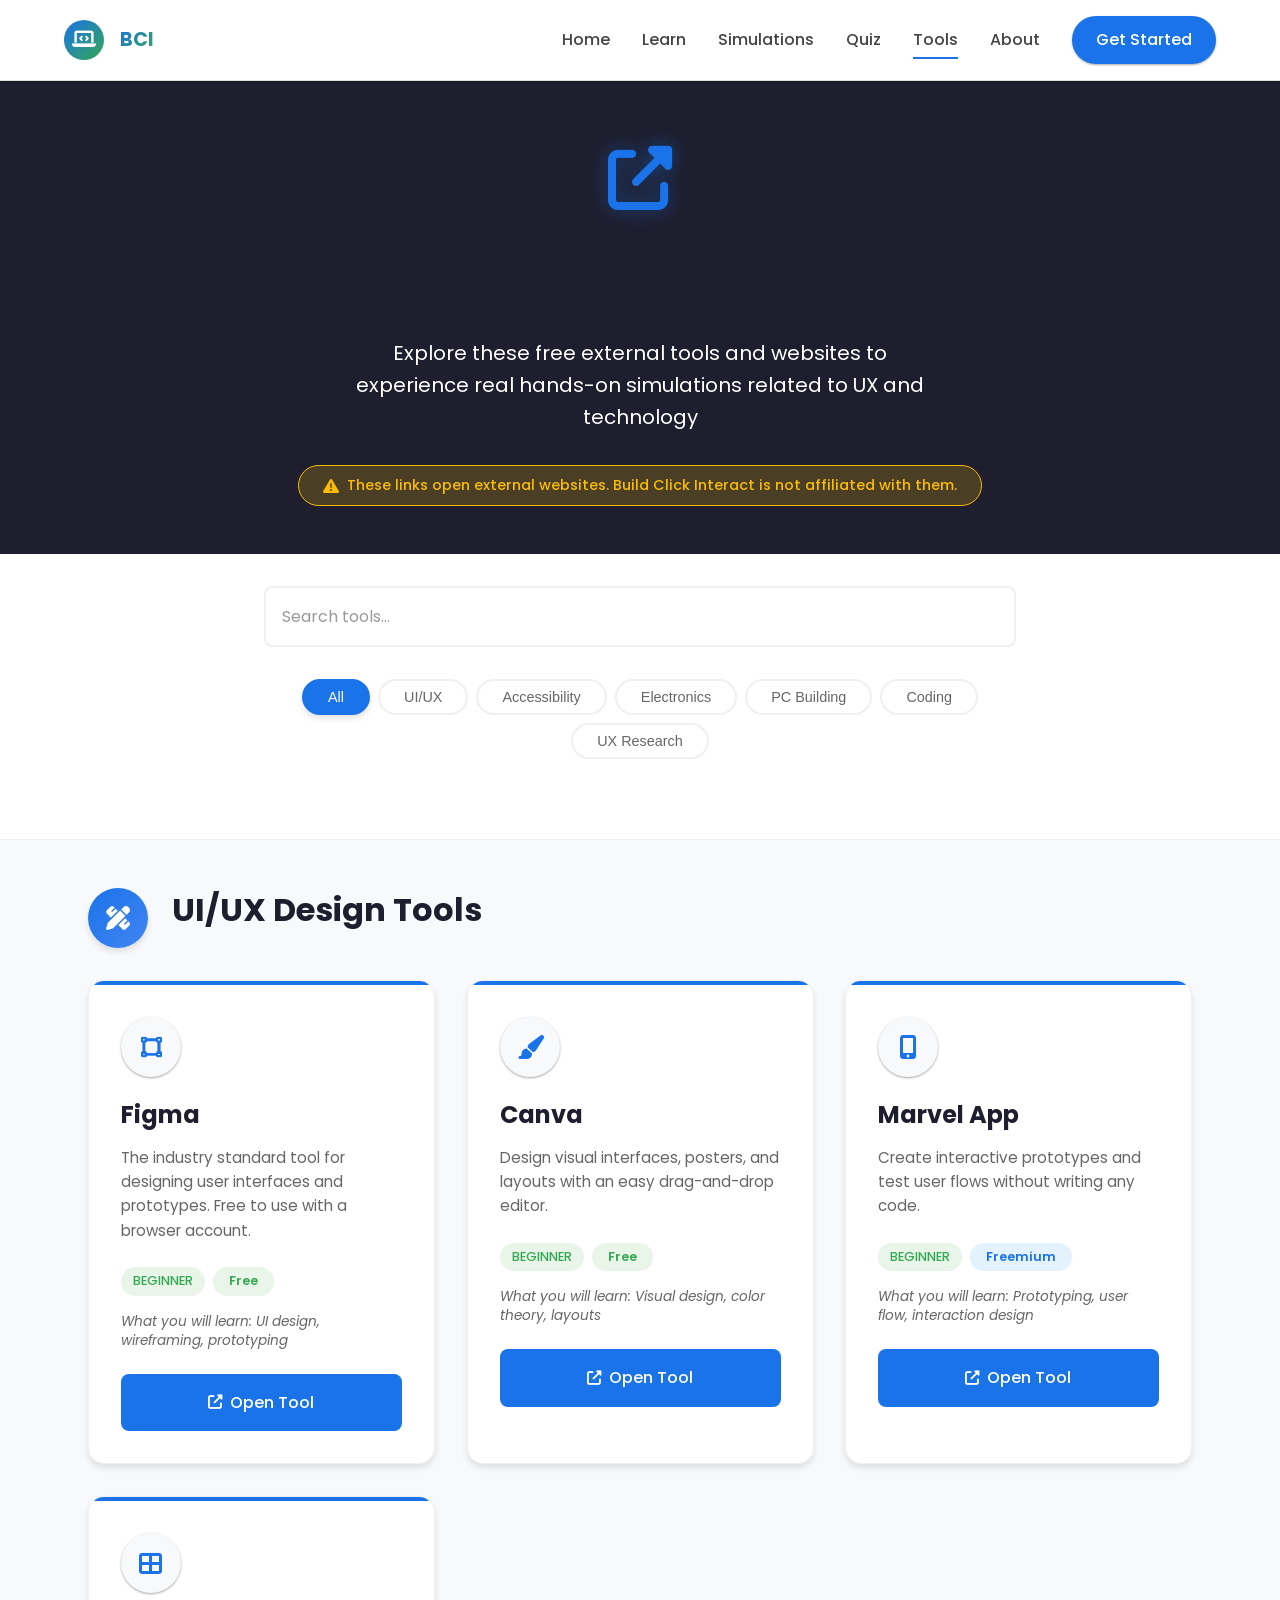
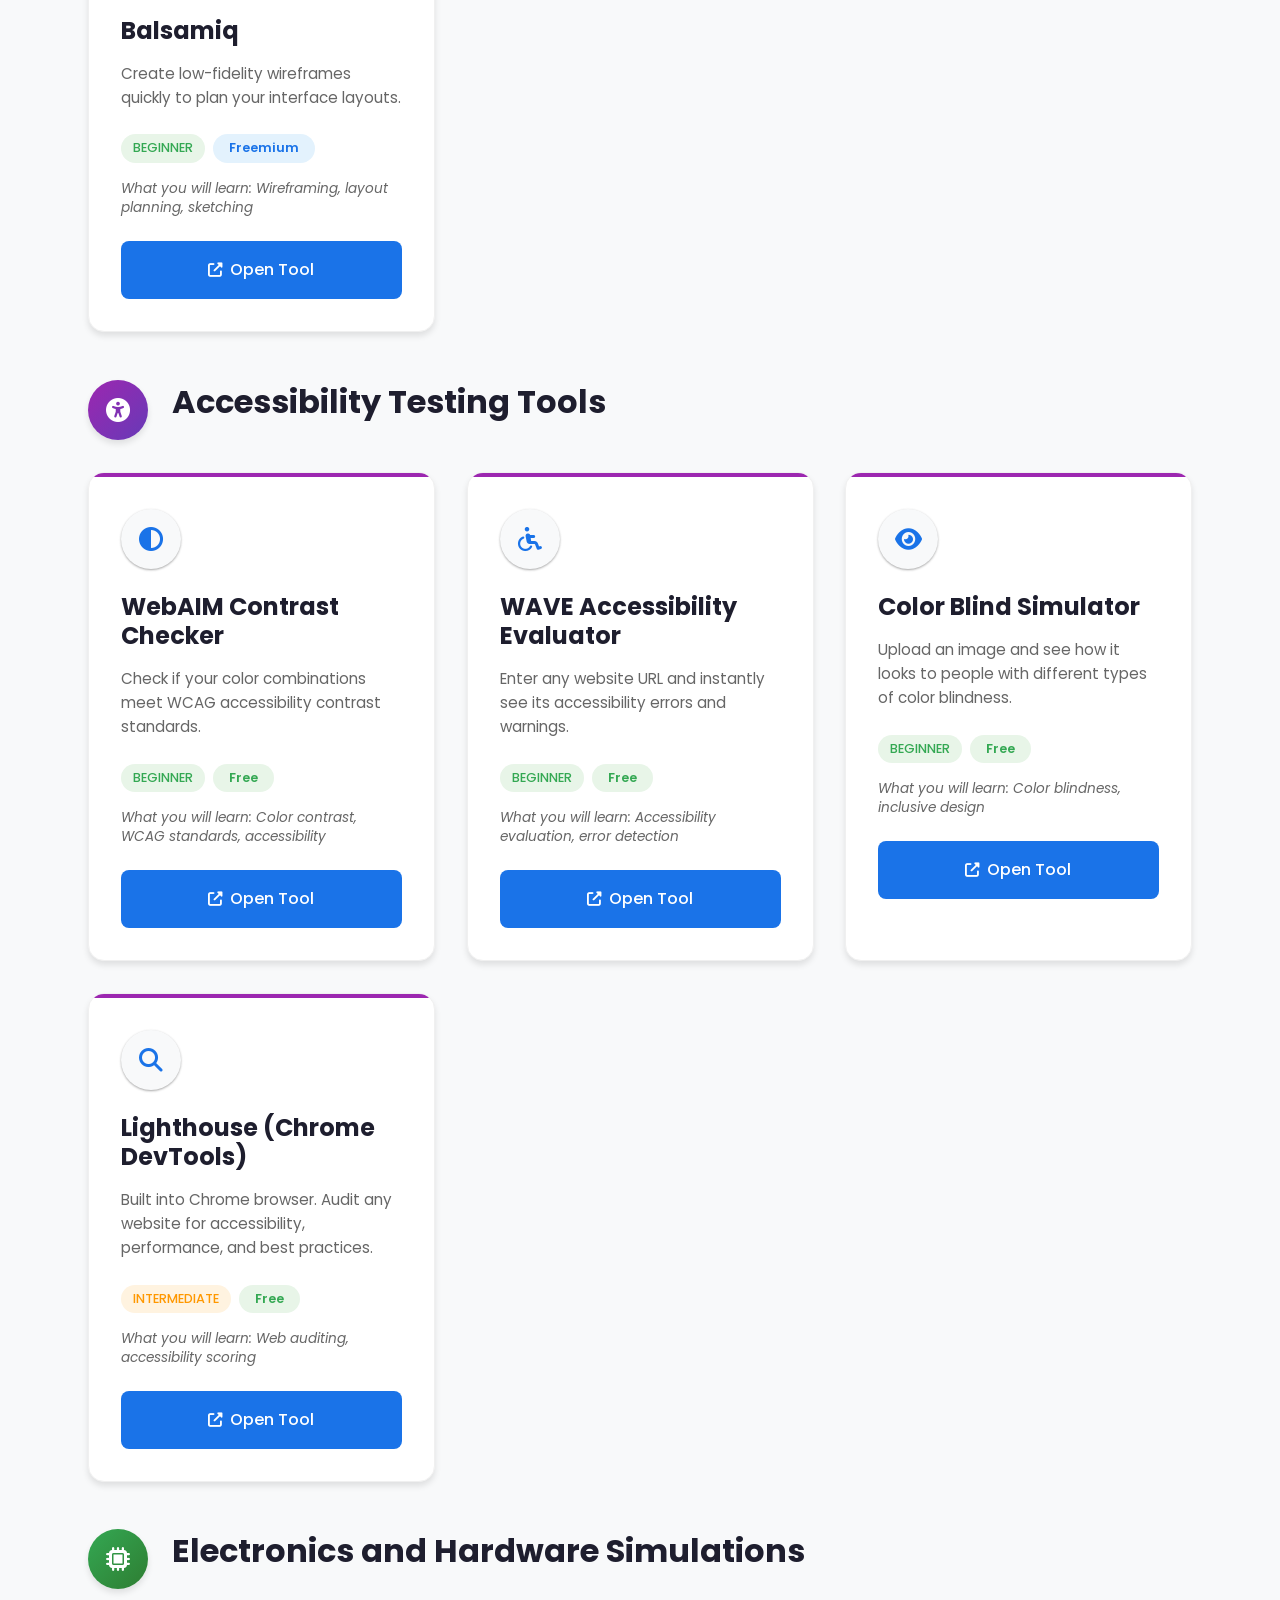
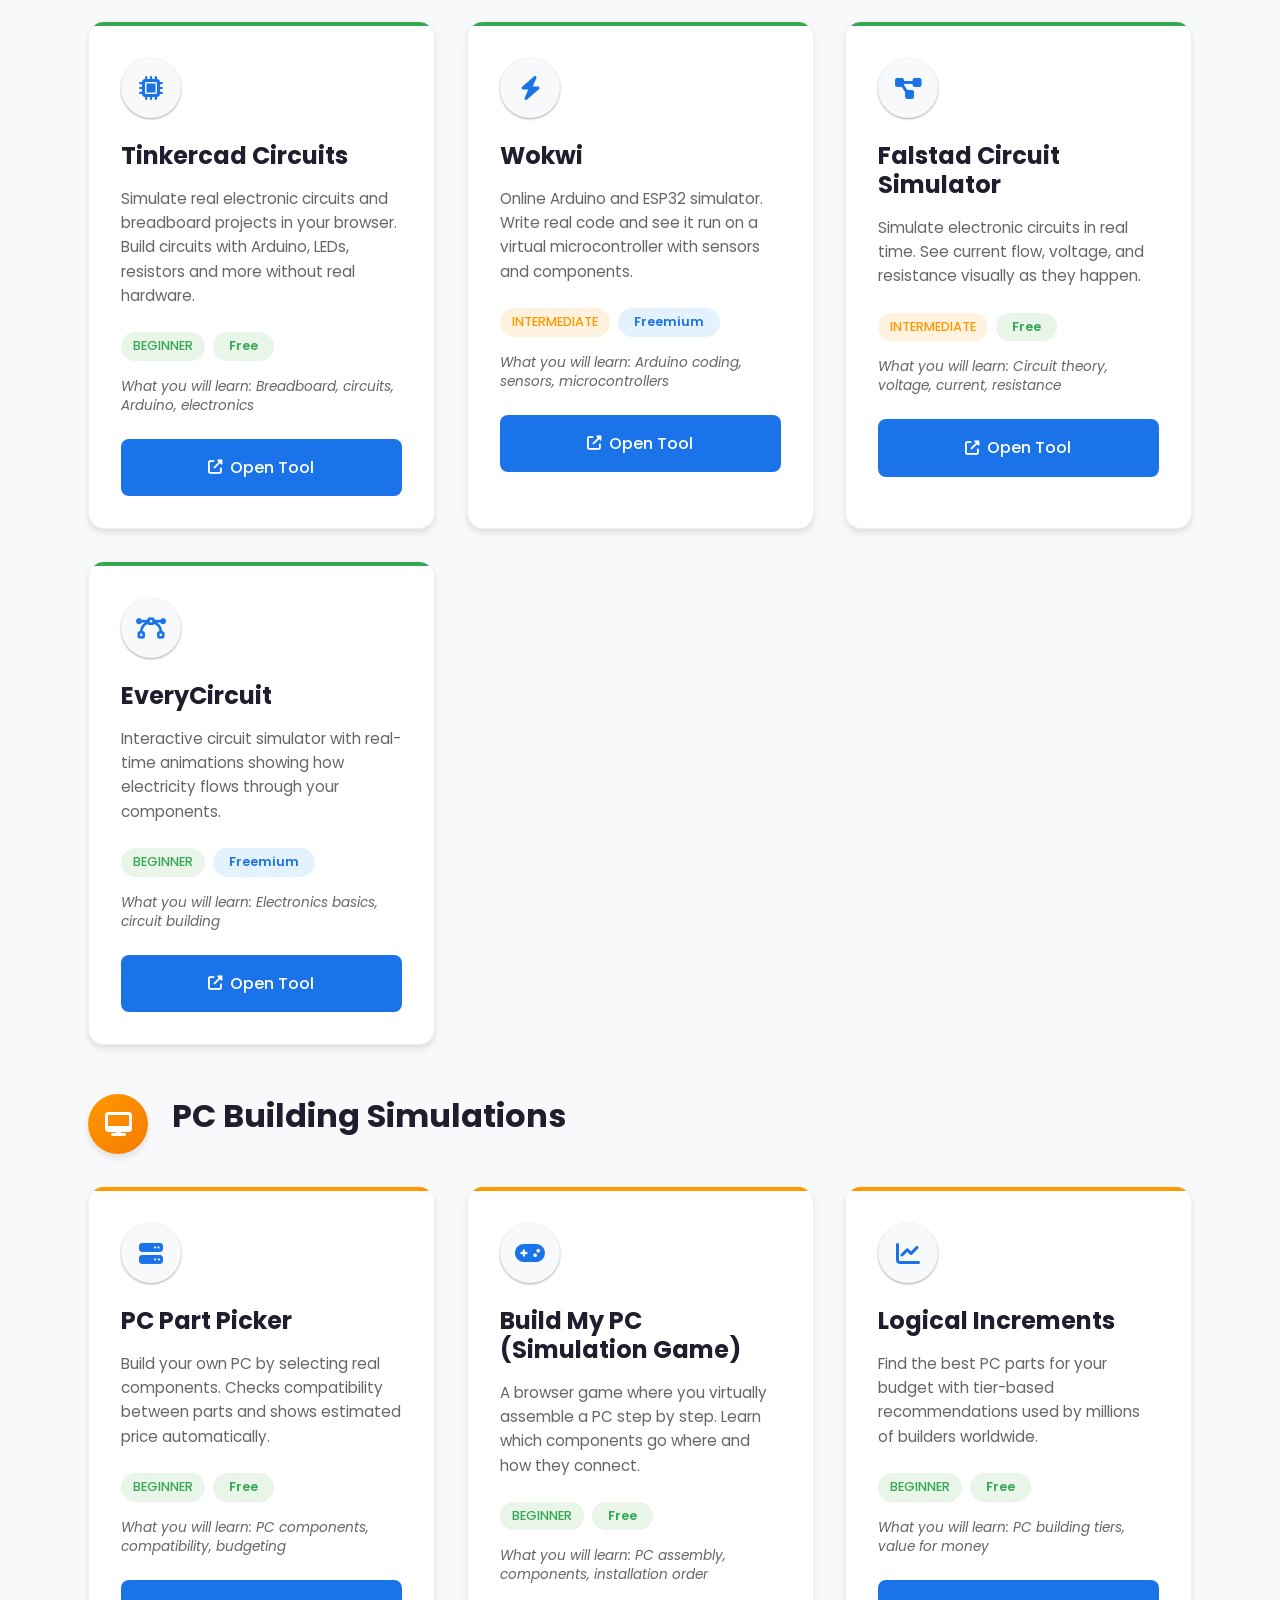
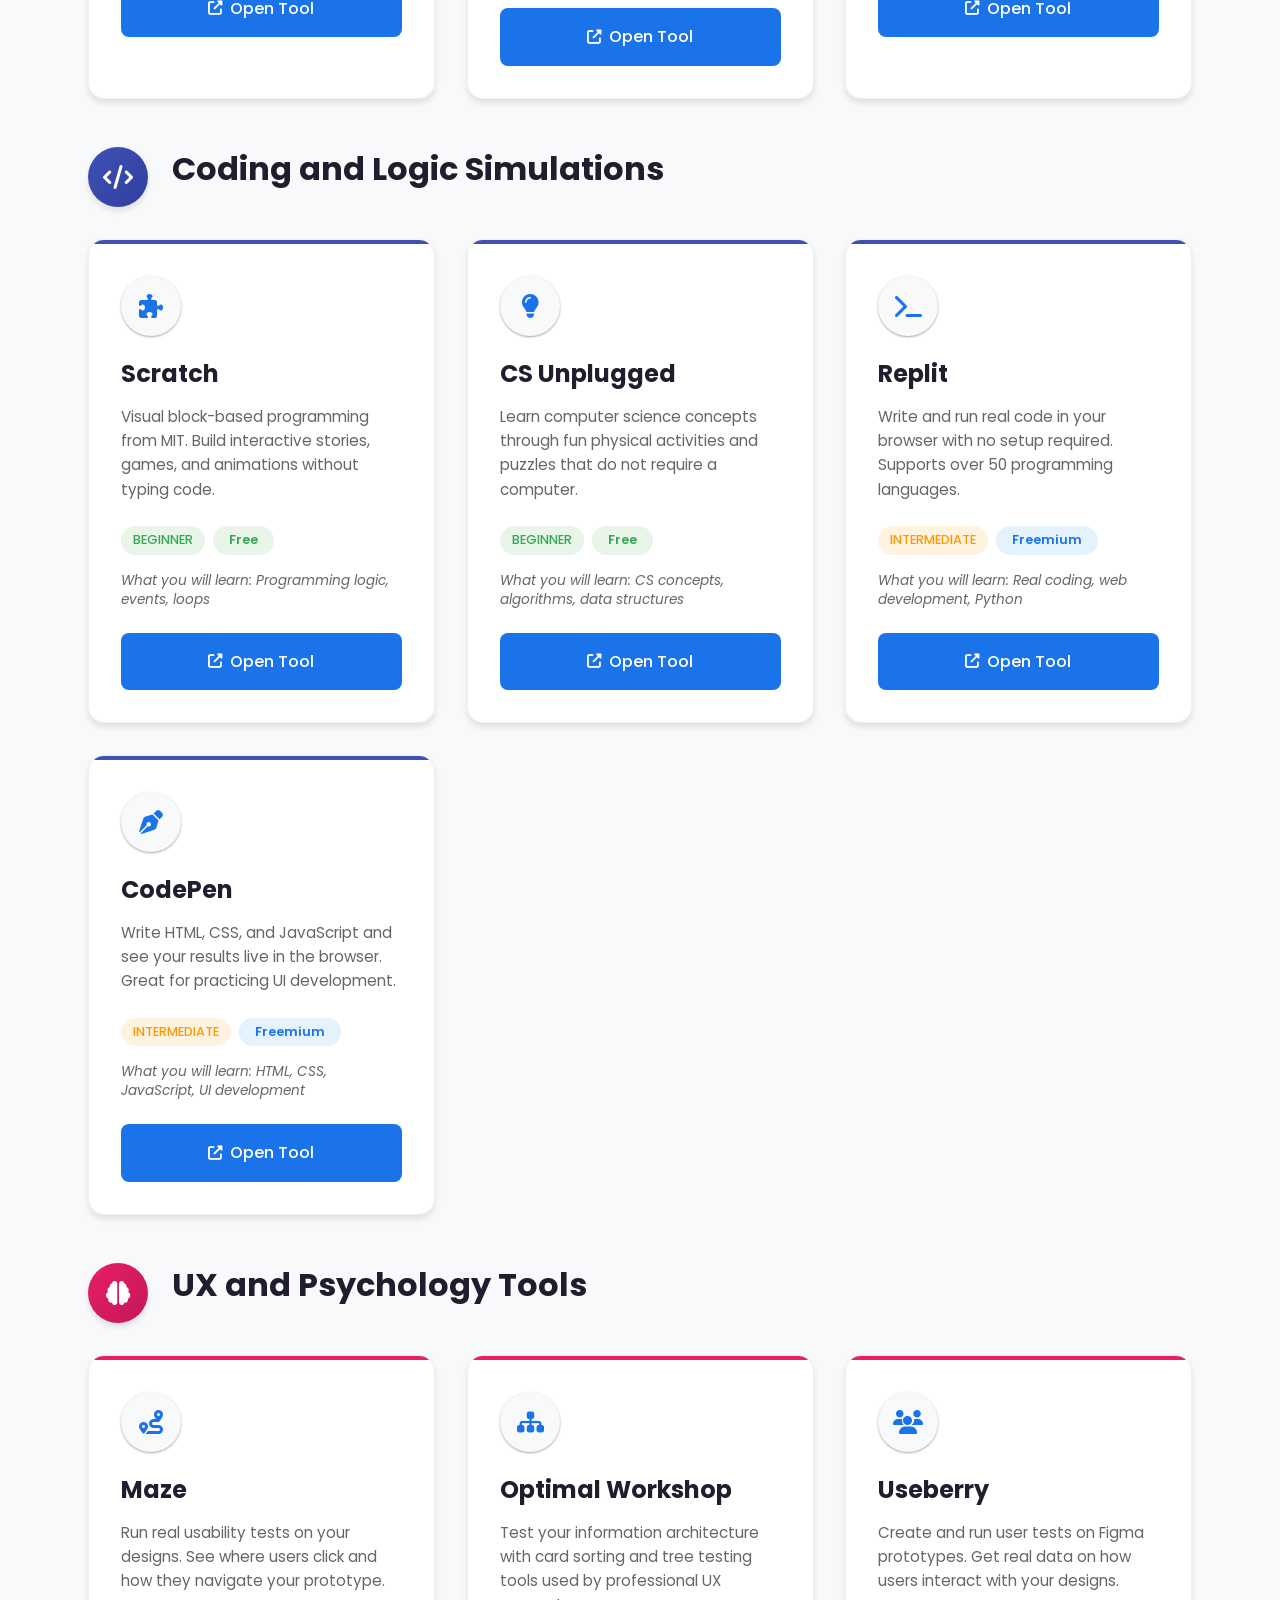
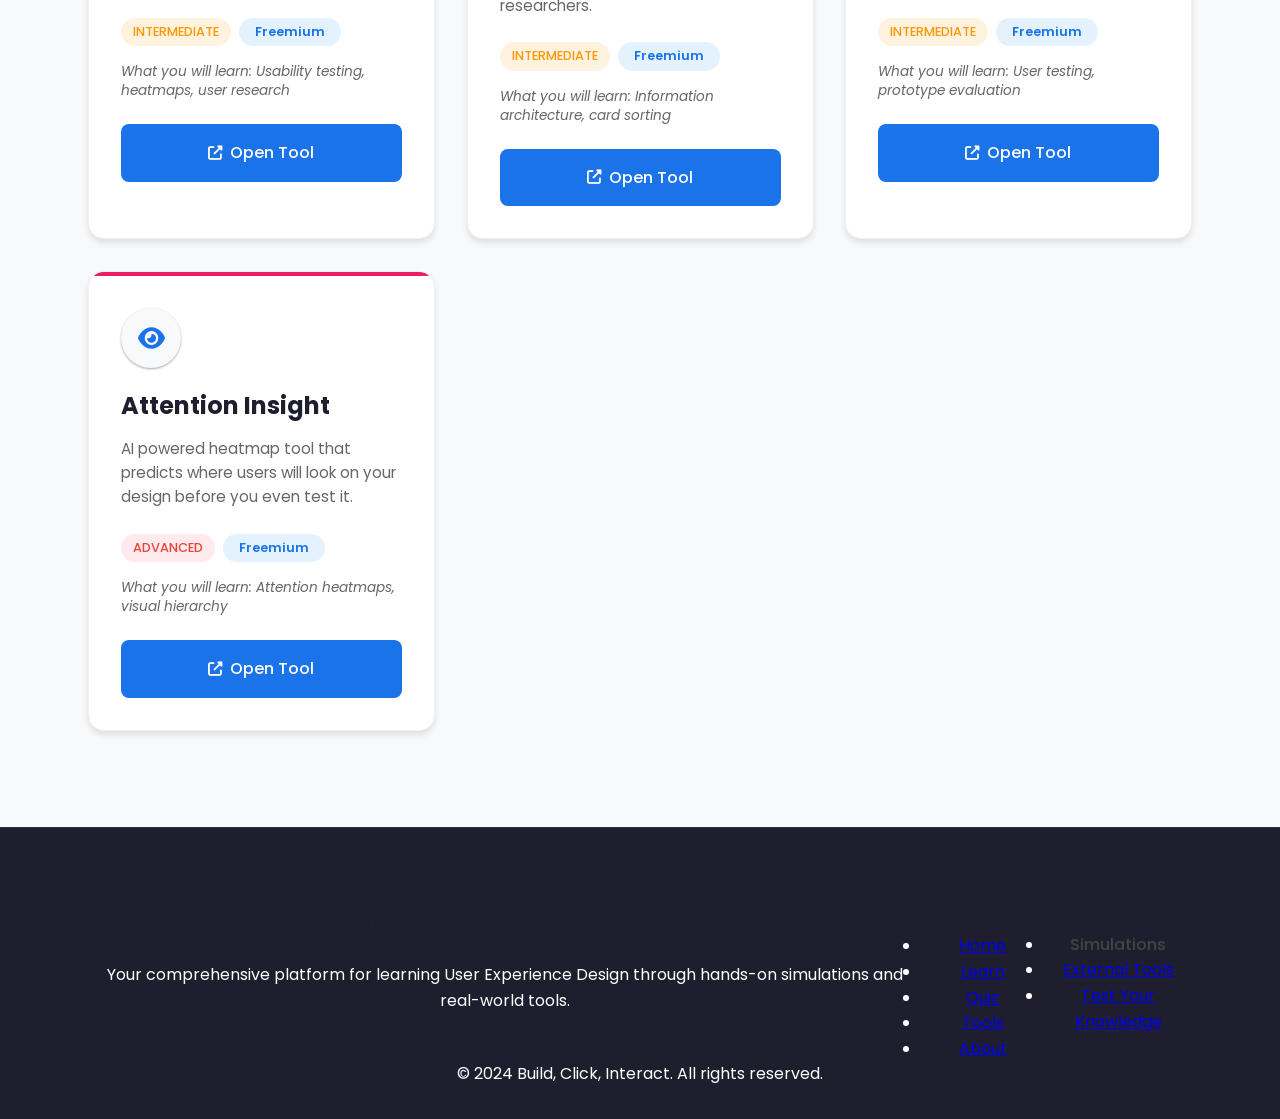
<file: build-click-interact/tools.html>
<!DOCTYPE html>
<html lang="en">
<head>
    <meta charset="UTF-8">
    <meta name="viewport" content="width=device-width, initial-scale=1.0">
    <title>Real-World Simulation Tools - Build, Click, Interact</title>
    <link href="https://fonts.googleapis.com/css2?family=Poppins:wght@300;400;500;600;700&display=swap" rel="stylesheet">
    <link href="https://cdnjs.cloudflare.com/ajax/libs/font-awesome/6.5.0/css/all.min.css" rel="stylesheet">
    <link rel="stylesheet" href="css/style.css">
</head>
<body>
    <nav class="navbar">
        <div class="nav-container">
            <a href="index.html" class="nav-logo">
                <i class="fas fa-laptop-code"></i>
                <span>BCI</span>
            </a>
            <ul class="nav-links">
                <li><a href="index.html" class="nav-link">Home</a></li>
                <li><a href="modules.html" class="nav-link">Learn</a></li>
                <li><a href="simulations.html" class="nav-link">Simulations</a></li>
                <li><a href="quiz.html" class="nav-link">Quiz</a></li>
                <li><a href="tools.html" class="nav-link active">Tools</a></li>
                <li><a href="about.html" class="nav-link">About</a></li>
                <li><a href="modules.html" class="nav-get-started btn btn-primary btn-pill">Get Started</a></li>
            </ul>
            <div class="hamburger">
                <span></span>
                <span></span>
                <span></span>
            </div>
        </div>
    </nav>

    <main class="tools-page">
        <!-- Page Header -->
        <section class="tools-hero">
            <div class="container">
                <div class="hero-content text-center">
                    <div class="hero-icon">
                        <i class="fas fa-external-link-alt"></i>
                    </div>
                    <h1 class="hero-title">Real-World Simulation Tools</h1>
                    <p class="hero-subtitle">
                        Explore these free external tools and websites to experience real hands-on simulations related to UX and technology
                    </p>
                    <div class="warning-badge">
                        <i class="fas fa-exclamation-triangle"></i>
                        <span>These links open external websites. Build Click Interact is not affiliated with them.</span>
                    </div>
                </div>
            </div>
        </section>

        <!-- Search and Filter Section -->
        <section class="tools-search">
            <div class="container">
                <div class="search-container">
                    <div class="search-box">
                        <input type="text" id="searchInput" placeholder="Search tools..." class="search-input">
                    </div>
                    <div class="filter-buttons" id="filterButtons">
                        <button class="filter-btn active" data-category="all">All</button>
                        <button class="filter-btn" data-category="ui-ux">UI/UX</button>
                        <button class="filter-btn" data-category="accessibility">Accessibility</button>
                        <button class="filter-btn" data-category="electronics">Electronics</button>
                        <button class="filter-btn" data-category="pc-building">PC Building</button>
                        <button class="filter-btn" data-category="coding">Coding</button>
                        <button class="filter-btn" data-category="ux-research">UX Research</button>
                    </div>
                </div>
            </div>
        </section>

        <!-- Tools Categories -->
        <section class="tools-content">
            <div class="container">
                
                <!-- UI/UX Design Tools -->
                <div class="category-section" data-category="ui-ux">
                    <div class="category-header">
                        <div class="category-icon blue">
                            <i class="fas fa-pencil-ruler"></i>
                        </div>
                        <h2 class="category-title">UI/UX Design Tools</h2>
                    </div>
                    <div class="tools-grid">
                        <div class="tool-card" data-tool="figma">
                            <div class="card-top-bar blue"></div>
                            <div class="card-content">
                                <div class="tool-icon">
                                    <i class="fas fa-vector-square"></i>
                                </div>
                                <h3 class="tool-name">Figma</h3>
                                <p class="tool-description">
                                    The industry standard tool for designing user interfaces and prototypes. Free to use with a browser account.
                                </p>
                                <div class="tool-tags">
                                    <span class="difficulty-badge beginner">Beginner</span>
                                    <span class="price-badge free">Free</span>
                                </div>
                                <p class="learn-tag">What you will learn: UI design, wireframing, prototyping</p>
                                <a href="https://www.figma.com" target="_blank" rel="noopener noreferrer" class="tool-button">
                                    <i class="fas fa-external-link-alt"></i>
                                    Open Tool
                                </a>
                            </div>
                        </div>

                        <div class="tool-card" data-tool="canva">
                            <div class="card-top-bar blue"></div>
                            <div class="card-content">
                                <div class="tool-icon">
                                    <i class="fas fa-paint-brush"></i>
                                </div>
                                <h3 class="tool-name">Canva</h3>
                                <p class="tool-description">
                                    Design visual interfaces, posters, and layouts with an easy drag-and-drop editor.
                                </p>
                                <div class="tool-tags">
                                    <span class="difficulty-badge beginner">Beginner</span>
                                    <span class="price-badge free">Free</span>
                                </div>
                                <p class="learn-tag">What you will learn: Visual design, color theory, layouts</p>
                                <a href="https://www.canva.com" target="_blank" rel="noopener noreferrer" class="tool-button">
                                    <i class="fas fa-external-link-alt"></i>
                                    Open Tool
                                </a>
                            </div>
                        </div>

                        <div class="tool-card" data-tool="marvel">
                            <div class="card-top-bar blue"></div>
                            <div class="card-content">
                                <div class="tool-icon">
                                    <i class="fas fa-mobile-alt"></i>
                                </div>
                                <h3 class="tool-name">Marvel App</h3>
                                <p class="tool-description">
                                    Create interactive prototypes and test user flows without writing any code.
                                </p>
                                <div class="tool-tags">
                                    <span class="difficulty-badge beginner">Beginner</span>
                                    <span class="price-badge freemium">Freemium</span>
                                </div>
                                <p class="learn-tag">What you will learn: Prototyping, user flow, interaction design</p>
                                <a href="https://marvelapp.com" target="_blank" rel="noopener noreferrer" class="tool-button">
                                    <i class="fas fa-external-link-alt"></i>
                                    Open Tool
                                </a>
                            </div>
                        </div>

                        <div class="tool-card" data-tool="balsamiq">
                            <div class="card-top-bar blue"></div>
                            <div class="card-content">
                                <div class="tool-icon">
                                    <i class="fas fa-th-large"></i>
                                </div>
                                <h3 class="tool-name">Balsamiq</h3>
                                <p class="tool-description">
                                    Create low-fidelity wireframes quickly to plan your interface layouts.
                                </p>
                                <div class="tool-tags">
                                    <span class="difficulty-badge beginner">Beginner</span>
                                    <span class="price-badge freemium">Freemium</span>
                                </div>
                                <p class="learn-tag">What you will learn: Wireframing, layout planning, sketching</p>
                                <a href="https://balsamiq.com/wireframes/" target="_blank" rel="noopener noreferrer" class="tool-button">
                                    <i class="fas fa-external-link-alt"></i>
                                    Open Tool
                                </a>
                            </div>
                        </div>
                    </div>
                </div>

                <!-- Accessibility Testing Tools -->
                <div class="category-section" data-category="accessibility">
                    <div class="category-header">
                        <div class="category-icon purple">
                            <i class="fas fa-universal-access"></i>
                        </div>
                        <h2 class="category-title">Accessibility Testing Tools</h2>
                    </div>
                    <div class="tools-grid">
                        <div class="tool-card" data-tool="webaim">
                            <div class="card-top-bar purple"></div>
                            <div class="card-content">
                                <div class="tool-icon">
                                    <i class="fas fa-adjust"></i>
                                </div>
                                <h3 class="tool-name">WebAIM Contrast Checker</h3>
                                <p class="tool-description">
                                    Check if your color combinations meet WCAG accessibility contrast standards.
                                </p>
                                <div class="tool-tags">
                                    <span class="difficulty-badge beginner">Beginner</span>
                                    <span class="price-badge free">Free</span>
                                </div>
                                <p class="learn-tag">What you will learn: Color contrast, WCAG standards, accessibility</p>
                                <a href="https://webaim.org/resources/contrastchecker/" target="_blank" rel="noopener noreferrer" class="tool-button">
                                    <i class="fas fa-external-link-alt"></i>
                                    Open Tool
                                </a>
                            </div>
                        </div>

                        <div class="tool-card" data-tool="wave">
                            <div class="card-top-bar purple"></div>
                            <div class="card-content">
                                <div class="tool-icon">
                                    <i class="fas fa-wheelchair"></i>
                                </div>
                                <h3 class="tool-name">WAVE Accessibility Evaluator</h3>
                                <p class="tool-description">
                                    Enter any website URL and instantly see its accessibility errors and warnings.
                                </p>
                                <div class="tool-tags">
                                    <span class="difficulty-badge beginner">Beginner</span>
                                    <span class="price-badge free">Free</span>
                                </div>
                                <p class="learn-tag">What you will learn: Accessibility evaluation, error detection</p>
                                <a href="https://wave.webaim.org" target="_blank" rel="noopener noreferrer" class="tool-button">
                                    <i class="fas fa-external-link-alt"></i>
                                    Open Tool
                                </a>
                            </div>
                        </div>

                        <div class="tool-card" data-tool="color-blind">
                            <div class="card-top-bar purple"></div>
                            <div class="card-content">
                                <div class="tool-icon">
                                    <i class="fas fa-eye"></i>
                                </div>
                                <h3 class="tool-name">Color Blind Simulator</h3>
                                <p class="tool-description">
                                    Upload an image and see how it looks to people with different types of color blindness.
                                </p>
                                <div class="tool-tags">
                                    <span class="difficulty-badge beginner">Beginner</span>
                                    <span class="price-badge free">Free</span>
                                </div>
                                <p class="learn-tag">What you will learn: Color blindness, inclusive design</p>
                                <a href="https://www.color-blindness.com/coblis-color-blindness-simulator/" target="_blank" rel="noopener noreferrer" class="tool-button">
                                    <i class="fas fa-external-link-alt"></i>
                                    Open Tool
                                </a>
                            </div>
                        </div>

                        <div class="tool-card" data-tool="lighthouse">
                            <div class="card-top-bar purple"></div>
                            <div class="card-content">
                                <div class="tool-icon">
                                    <i class="fas fa-search"></i>
                                </div>
                                <h3 class="tool-name">Lighthouse (Chrome DevTools)</h3>
                                <p class="tool-description">
                                    Built into Chrome browser. Audit any website for accessibility, performance, and best practices.
                                </p>
                                <div class="tool-tags">
                                    <span class="difficulty-badge intermediate">Intermediate</span>
                                    <span class="price-badge free">Free</span>
                                </div>
                                <p class="learn-tag">What you will learn: Web auditing, accessibility scoring</p>
                                <a href="https://developer.chrome.com/docs/lighthouse/" target="_blank" rel="noopener noreferrer" class="tool-button">
                                    <i class="fas fa-external-link-alt"></i>
                                    Open Tool
                                </a>
                            </div>
                        </div>
                    </div>
                </div>

                <!-- Electronics and Hardware Simulations -->
                <div class="category-section" data-category="electronics">
                    <div class="category-header">
                        <div class="category-icon green">
                            <i class="fas fa-microchip"></i>
                        </div>
                        <h2 class="category-title">Electronics and Hardware Simulations</h2>
                    </div>
                    <div class="tools-grid">
                        <div class="tool-card" data-tool="tinkercad">
                            <div class="card-top-bar green"></div>
                            <div class="card-content">
                                <div class="tool-icon">
                                    <i class="fas fa-microchip"></i>
                                </div>
                                <h3 class="tool-name">Tinkercad Circuits</h3>
                                <p class="tool-description">
                                    Simulate real electronic circuits and breadboard projects in your browser. Build circuits with Arduino, LEDs, resistors and more without real hardware.
                                </p>
                                <div class="tool-tags">
                                    <span class="difficulty-badge beginner">Beginner</span>
                                    <span class="price-badge free">Free</span>
                                </div>
                                <p class="learn-tag">What you will learn: Breadboard, circuits, Arduino, electronics</p>
                                <a href="https://www.tinkercad.com/circuits" target="_blank" rel="noopener noreferrer" class="tool-button">
                                    <i class="fas fa-external-link-alt"></i>
                                    Open Tool
                                </a>
                            </div>
                        </div>

                        <div class="tool-card" data-tool="wokwi">
                            <div class="card-top-bar green"></div>
                            <div class="card-content">
                                <div class="tool-icon">
                                    <i class="fas fa-bolt"></i>
                                </div>
                                <h3 class="tool-name">Wokwi</h3>
                                <p class="tool-description">
                                    Online Arduino and ESP32 simulator. Write real code and see it run on a virtual microcontroller with sensors and components.
                                </p>
                                <div class="tool-tags">
                                    <span class="difficulty-badge intermediate">Intermediate</span>
                                    <span class="price-badge freemium">Freemium</span>
                                </div>
                                <p class="learn-tag">What you will learn: Arduino coding, sensors, microcontrollers</p>
                                <a href="https://wokwi.com" target="_blank" rel="noopener noreferrer" class="tool-button">
                                    <i class="fas fa-external-link-alt"></i>
                                    Open Tool
                                </a>
                            </div>
                        </div>

                        <div class="tool-card" data-tool="falstad">
                            <div class="card-top-bar green"></div>
                            <div class="card-content">
                                <div class="tool-icon">
                                    <i class="fas fa-project-diagram"></i>
                                </div>
                                <h3 class="tool-name">Falstad Circuit Simulator</h3>
                                <p class="tool-description">
                                    Simulate electronic circuits in real time. See current flow, voltage, and resistance visually as they happen.
                                </p>
                                <div class="tool-tags">
                                    <span class="difficulty-badge intermediate">Intermediate</span>
                                    <span class="price-badge free">Free</span>
                                </div>
                                <p class="learn-tag">What you will learn: Circuit theory, voltage, current, resistance</p>
                                <a href="https://www.falstad.com/circuit/" target="_blank" rel="noopener noreferrer" class="tool-button">
                                    <i class="fas fa-external-link-alt"></i>
                                    Open Tool
                                </a>
                            </div>
                        </div>

                        <div class="tool-card" data-tool="everycircuit">
                            <div class="card-top-bar green"></div>
                            <div class="card-content">
                                <div class="tool-icon">
                                    <i class="fas fa-bezier-curve"></i>
                                </div>
                                <h3 class="tool-name">EveryCircuit</h3>
                                <p class="tool-description">
                                    Interactive circuit simulator with real-time animations showing how electricity flows through your components.
                                </p>
                                <div class="tool-tags">
                                    <span class="difficulty-badge beginner">Beginner</span>
                                    <span class="price-badge freemium">Freemium</span>
                                </div>
                                <p class="learn-tag">What you will learn: Electronics basics, circuit building</p>
                                <a href="https://everycircuit.com" target="_blank" rel="noopener noreferrer" class="tool-button">
                                    <i class="fas fa-external-link-alt"></i>
                                    Open Tool
                                </a>
                            </div>
                        </div>
                    </div>
                </div>

                <!-- PC Building Simulations -->
                <div class="category-section" data-category="pc-building">
                    <div class="category-header">
                        <div class="category-icon orange">
                            <i class="fas fa-desktop"></i>
                        </div>
                        <h2 class="category-title">PC Building Simulations</h2>
                    </div>
                    <div class="tools-grid">
                        <div class="tool-card" data-tool="pcpartpicker">
                            <div class="card-top-bar orange"></div>
                            <div class="card-content">
                                <div class="tool-icon">
                                    <i class="fas fa-server"></i>
                                </div>
                                <h3 class="tool-name">PC Part Picker</h3>
                                <p class="tool-description">
                                    Build your own PC by selecting real components. Checks compatibility between parts and shows estimated price automatically.
                                </p>
                                <div class="tool-tags">
                                    <span class="difficulty-badge beginner">Beginner</span>
                                    <span class="price-badge free">Free</span>
                                </div>
                                <p class="learn-tag">What you will learn: PC components, compatibility, budgeting</p>
                                <a href="https://pcpartpicker.com" target="_blank" rel="noopener noreferrer" class="tool-button">
                                    <i class="fas fa-external-link-alt"></i>
                                    Open Tool
                                </a>
                            </div>
                        </div>

                        <div class="tool-card" data-tool="buildmypc">
                            <div class="card-top-bar orange"></div>
                            <div class="card-content">
                                <div class="tool-icon">
                                    <i class="fas fa-gamepad"></i>
                                </div>
                                <h3 class="tool-name">Build My PC (Simulation Game)</h3>
                                <p class="tool-description">
                                    A browser game where you virtually assemble a PC step by step. Learn which components go where and how they connect.
                                </p>
                                <div class="tool-tags">
                                    <span class="difficulty-badge beginner">Beginner</span>
                                    <span class="price-badge free">Free</span>
                                </div>
                                <p class="learn-tag">What you will learn: PC assembly, components, installation order</p>
                                <a href="https://www.buildmypcgame.com" target="_blank" rel="noopener noreferrer" class="tool-button">
                                    <i class="fas fa-external-link-alt"></i>
                                    Open Tool
                                </a>
                            </div>
                        </div>

                        <div class="tool-card" data-tool="logicalincrements">
                            <div class="card-top-bar orange"></div>
                            <div class="card-content">
                                <div class="tool-icon">
                                    <i class="fas fa-chart-line"></i>
                                </div>
                                <h3 class="tool-name">Logical Increments</h3>
                                <p class="tool-description">
                                    Find the best PC parts for your budget with tier-based recommendations used by millions of builders worldwide.
                                </p>
                                <div class="tool-tags">
                                    <span class="difficulty-badge beginner">Beginner</span>
                                    <span class="price-badge free">Free</span>
                                </div>
                                <p class="learn-tag">What you will learn: PC building tiers, value for money</p>
                                <a href="https://www.logicalincrements.com" target="_blank" rel="noopener noreferrer" class="tool-button">
                                    <i class="fas fa-external-link-alt"></i>
                                    Open Tool
                                </a>
                            </div>
                        </div>
                    </div>
                </div>

                <!-- Coding and Logic Simulations -->
                <div class="category-section" data-category="coding">
                    <div class="category-header">
                        <div class="category-icon indigo">
                            <i class="fas fa-code"></i>
                        </div>
                        <h2 class="category-title">Coding and Logic Simulations</h2>
                    </div>
                    <div class="tools-grid">
                        <div class="tool-card" data-tool="scratch">
                            <div class="card-top-bar indigo"></div>
                            <div class="card-content">
                                <div class="tool-icon">
                                    <i class="fas fa-puzzle-piece"></i>
                                </div>
                                <h3 class="tool-name">Scratch</h3>
                                <p class="tool-description">
                                    Visual block-based programming from MIT. Build interactive stories, games, and animations without typing code.
                                </p>
                                <div class="tool-tags">
                                    <span class="difficulty-badge beginner">Beginner</span>
                                    <span class="price-badge free">Free</span>
                                </div>
                                <p class="learn-tag">What you will learn: Programming logic, events, loops</p>
                                <a href="https://scratch.mit.edu" target="_blank" rel="noopener noreferrer" class="tool-button">
                                    <i class="fas fa-external-link-alt"></i>
                                    Open Tool
                                </a>
                            </div>
                        </div>

                        <div class="tool-card" data-tool="csunplugged">
                            <div class="card-top-bar indigo"></div>
                            <div class="card-content">
                                <div class="tool-icon">
                                    <i class="fas fa-lightbulb"></i>
                                </div>
                                <h3 class="tool-name">CS Unplugged</h3>
                                <p class="tool-description">
                                    Learn computer science concepts through fun physical activities and puzzles that do not require a computer.
                                </p>
                                <div class="tool-tags">
                                    <span class="difficulty-badge beginner">Beginner</span>
                                    <span class="price-badge free">Free</span>
                                </div>
                                <p class="learn-tag">What you will learn: CS concepts, algorithms, data structures</p>
                                <a href="https://csunplugged.org" target="_blank" rel="noopener noreferrer" class="tool-button">
                                    <i class="fas fa-external-link-alt"></i>
                                    Open Tool
                                </a>
                            </div>
                        </div>

                        <div class="tool-card" data-tool="replit">
                            <div class="card-top-bar indigo"></div>
                            <div class="card-content">
                                <div class="tool-icon">
                                    <i class="fas fa-terminal"></i>
                                </div>
                                <h3 class="tool-name">Replit</h3>
                                <p class="tool-description">
                                    Write and run real code in your browser with no setup required. Supports over 50 programming languages.
                                </p>
                                <div class="tool-tags">
                                    <span class="difficulty-badge intermediate">Intermediate</span>
                                    <span class="price-badge freemium">Freemium</span>
                                </div>
                                <p class="learn-tag">What you will learn: Real coding, web development, Python</p>
                                <a href="https://replit.com" target="_blank" rel="noopener noreferrer" class="tool-button">
                                    <i class="fas fa-external-link-alt"></i>
                                    Open Tool
                                </a>
                            </div>
                        </div>

                        <div class="tool-card" data-tool="codepen">
                            <div class="card-top-bar indigo"></div>
                            <div class="card-content">
                                <div class="tool-icon">
                                    <i class="fas fa-pen-nib"></i>
                                </div>
                                <h3 class="tool-name">CodePen</h3>
                                <p class="tool-description">
                                    Write HTML, CSS, and JavaScript and see your results live in the browser. Great for practicing UI development.
                                </p>
                                <div class="tool-tags">
                                    <span class="difficulty-badge intermediate">Intermediate</span>
                                    <span class="price-badge freemium">Freemium</span>
                                </div>
                                <p class="learn-tag">What you will learn: HTML, CSS, JavaScript, UI development</p>
                                <a href="https://codepen.io" target="_blank" rel="noopener noreferrer" class="tool-button">
                                    <i class="fas fa-external-link-alt"></i>
                                    Open Tool
                                </a>
                            </div>
                        </div>
                    </div>
                </div>

                <!-- UX and Psychology Tools -->
                <div class="category-section" data-category="ux-research">
                    <div class="category-header">
                        <div class="category-icon pink">
                            <i class="fas fa-brain"></i>
                        </div>
                        <h2 class="category-title">UX and Psychology Tools</h2>
                    </div>
                    <div class="tools-grid">
                        <div class="tool-card" data-tool="maze">
                            <div class="card-top-bar pink"></div>
                            <div class="card-content">
                                <div class="tool-icon">
                                    <i class="fas fa-route"></i>
                                </div>
                                <h3 class="tool-name">Maze</h3>
                                <p class="tool-description">
                                    Run real usability tests on your designs. See where users click and how they navigate your prototype.
                                </p>
                                <div class="tool-tags">
                                    <span class="difficulty-badge intermediate">Intermediate</span>
                                    <span class="price-badge freemium">Freemium</span>
                                </div>
                                <p class="learn-tag">What you will learn: Usability testing, heatmaps, user research</p>
                                <a href="https://maze.co" target="_blank" rel="noopener noreferrer" class="tool-button">
                                    <i class="fas fa-external-link-alt"></i>
                                    Open Tool
                                </a>
                            </div>
                        </div>

                        <div class="tool-card" data-tool="optimalworkshop">
                            <div class="card-top-bar pink"></div>
                            <div class="card-content">
                                <div class="tool-icon">
                                    <i class="fas fa-sitemap"></i>
                                </div>
                                <h3 class="tool-name">Optimal Workshop</h3>
                                <p class="tool-description">
                                    Test your information architecture with card sorting and tree testing tools used by professional UX researchers.
                                </p>
                                <div class="tool-tags">
                                    <span class="difficulty-badge intermediate">Intermediate</span>
                                    <span class="price-badge freemium">Freemium</span>
                                </div>
                                <p class="learn-tag">What you will learn: Information architecture, card sorting</p>
                                <a href="https://www.optimalworkshop.com" target="_blank" rel="noopener noreferrer" class="tool-button">
                                    <i class="fas fa-external-link-alt"></i>
                                    Open Tool
                                </a>
                            </div>
                        </div>

                        <div class="tool-card" data-tool="useberry">
                            <div class="card-top-bar pink"></div>
                            <div class="card-content">
                                <div class="tool-icon">
                                    <i class="fas fa-users"></i>
                                </div>
                                <h3 class="tool-name">Useberry</h3>
                                <p class="tool-description">
                                    Create and run user tests on Figma prototypes. Get real data on how users interact with your designs.
                                </p>
                                <div class="tool-tags">
                                    <span class="difficulty-badge intermediate">Intermediate</span>
                                    <span class="price-badge freemium">Freemium</span>
                                </div>
                                <p class="learn-tag">What you will learn: User testing, prototype evaluation</p>
                                <a href="https://www.useberry.com" target="_blank" rel="noopener noreferrer" class="tool-button">
                                    <i class="fas fa-external-link-alt"></i>
                                    Open Tool
                                </a>
                            </div>
                        </div>

                        <div class="tool-card" data-tool="attentioninsight">
                            <div class="card-top-bar pink"></div>
                            <div class="card-content">
                                <div class="tool-icon">
                                    <i class="fas fa-eye"></i>
                                </div>
                                <h3 class="tool-name">Attention Insight</h3>
                                <p class="tool-description">
                                    AI powered heatmap tool that predicts where users will look on your design before you even test it.
                                </p>
                                <div class="tool-tags">
                                    <span class="difficulty-badge advanced">Advanced</span>
                                    <span class="price-badge freemium">Freemium</span>
                                </div>
                                <p class="learn-tag">What you will learn: Attention heatmaps, visual hierarchy</p>
                                <a href="https://attentioninsight.com" target="_blank" rel="noopener noreferrer" class="tool-button">
                                    <i class="fas fa-external-link-alt"></i>
                                    Open Tool
                                </a>
                            </div>
                        </div>
                    </div>
                </div>
            </div>
        </section>
    </main>

    <!-- Footer -->
    <footer class="footer">
        <div class="container">
            <div class="footer-content">
                <div class="footer-section">
                    <h3>Build, Click, Interact</h3>
                    <p>Your comprehensive platform for learning User Experience Design through hands-on simulations and real-world tools.</p>
                </div>
                <div class="footer-section">
                    <h4>Quick Links</h4>
                    <ul>
                        <li><a href="index.html">Home</a></li>
                        <li><a href="modules.html">Learn</a></li>
                        <li><a href="quiz.html">Quiz</a></li>
                        <li><a href="tools.html">Tools</a></li>
                        <li><a href="about.html">About</a></li>
                    </ul>
                </div>
                <div class="footer-section">
                    <h4>Resources</h4>
                    <ul>
                        <li><a href="simulations.html" class="nav-link">Simulations</a></li>
                        <li><a href="tools.html">External Tools</a></li>
                        <li><a href="quiz.html">Test Your Knowledge</a></li>
                    </ul>
                </div>
            </div>
            <div class="footer-bottom">
                <p>&copy; 2024 Build, Click, Interact. All rights reserved.</p>
            </div>
        </div>
    </footer>

    <script src="js/tools.js"></script>
</body>
</html>
</file>
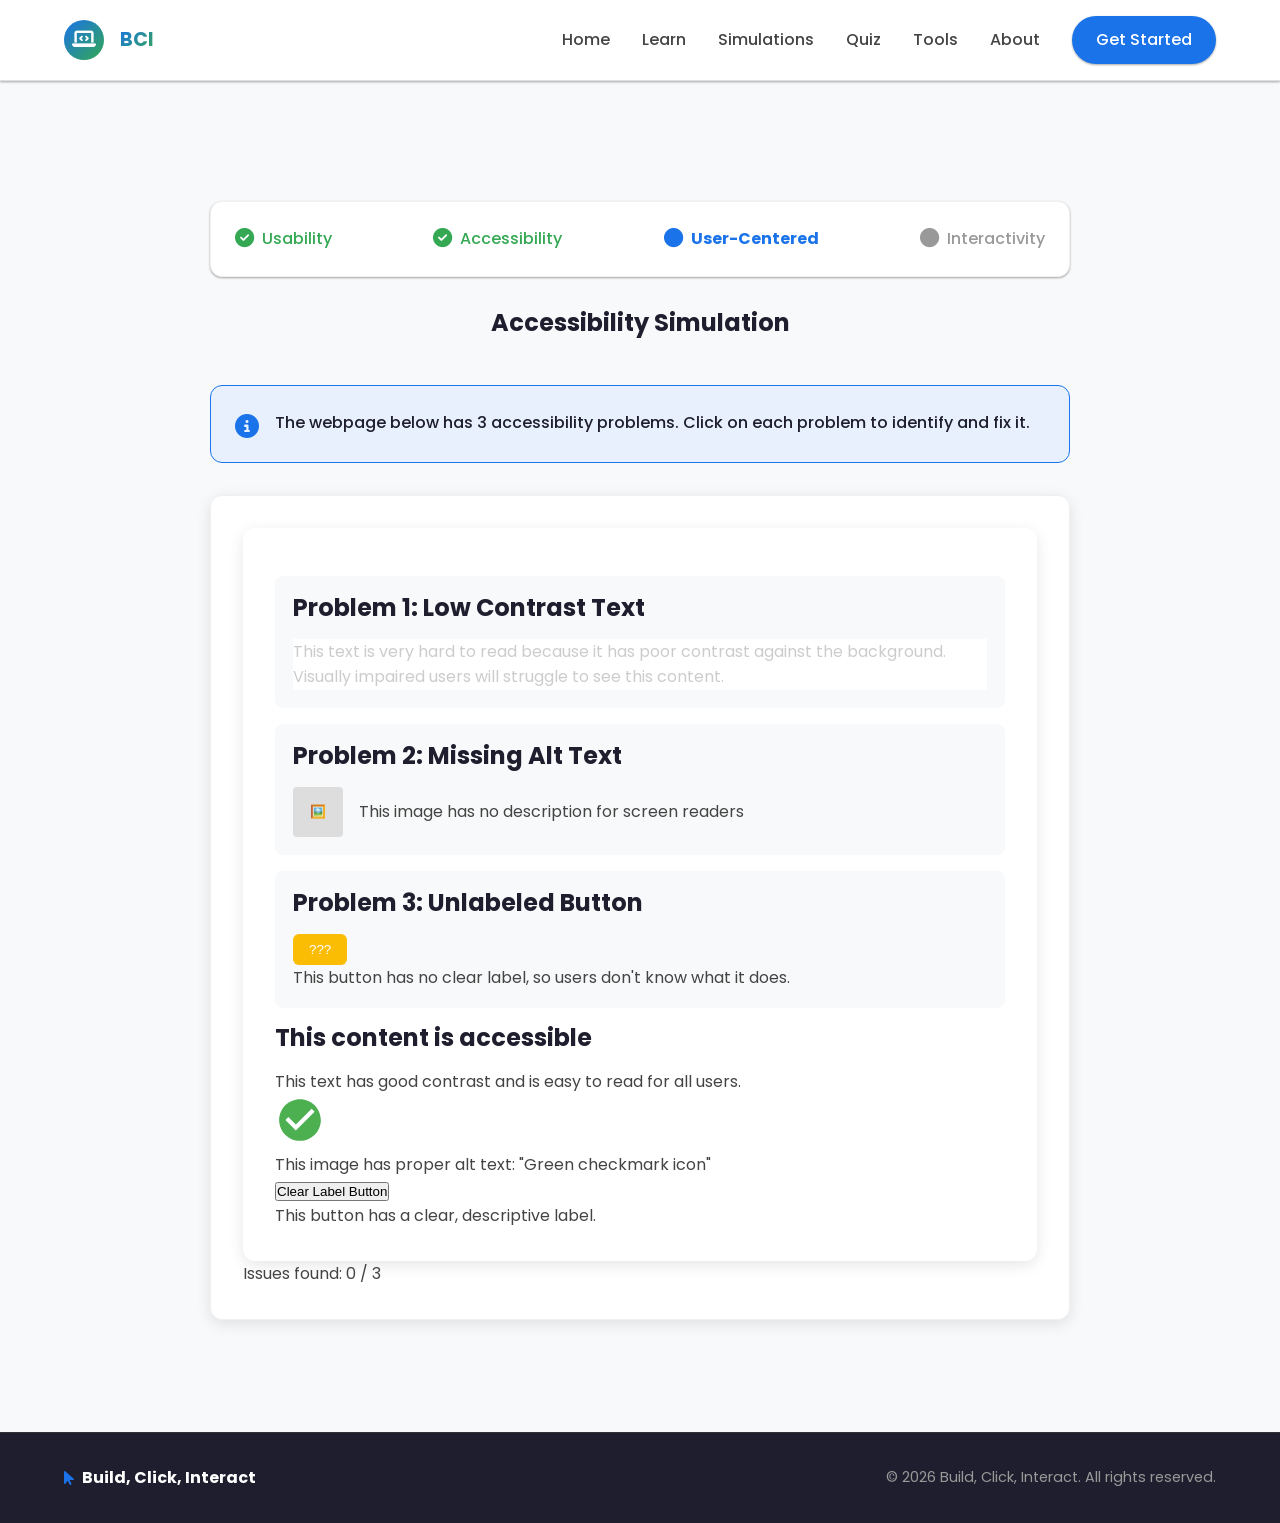
<file: build-click-interact/simulations/accessibility.html>
<!DOCTYPE html>
<html lang="en">
<head>
    <meta charset="UTF-8">
    <meta name="viewport" content="width=device-width, initial-scale=1.0">
    <title>Accessibility Simulation - Build, Click, Interact</title>
    <link rel="stylesheet" href="../css/style.css">
    <link rel="stylesheet" href="https://cdnjs.cloudflare.com/ajax/libs/font-awesome/6.5.0/css/all.min.css">
    <link rel="preconnect" href="https://fonts.googleapis.com">
    <link rel="preconnect" href="https://fonts.gstatic.com" crossorigin>
    <link href="https://fonts.googleapis.com/css2?family=Poppins:wght@300;400;500;600;700&display=swap" rel="stylesheet">
</head>
<body>
    <!-- Navigation -->
    <nav class="navbar">
        <div class="nav-container">
            <a href="../index.html" class="nav-logo">
                <i class="fas fa-laptop-code"></i>
                <span>BCI</span>
            </a>
            <ul class="nav-links">
                <li><a href="../index.html" class="nav-link">Home</a></li>
                <li><a href="../modules.html" class="nav-link active">Learn</a></li>
                <li><a href="../modules.html#simulations" class="nav-link">Simulations</a></li>
                <li><a href="../quiz.html" class="nav-link">Quiz</a></li>
                <li><a href="../tools.html" class="nav-link">Tools</a></li>
                <li><a href="../about.html" class="nav-link">About</a></li>
                <li><a href="../modules.html" class="nav-get-started btn btn-primary btn-pill">Get Started</a></li>
            </ul>
            <div class="hamburger">
                <span></span>
                <span></span>
                <span></span>
            </div>
        </div>
    </nav>

    <!-- Simulation Content -->
    <main class="simulation-page accessibility-page">
        <div class="simulation-container">
            <!-- Progress Indicator -->
            <div class="simulation-progress fade-in">
                <div class="progress-step completed">
                    <i class="fas fa-check-circle"></i>
                    <span>Usability</span>
                </div>
                <div class="progress-step completed">
                    <i class="fas fa-check-circle"></i>
                    <span>Accessibility</span>
                </div>
                <div class="progress-step active">
                    <i class="fas fa-circle"></i>
                    <span>User-Centered</span>
                </div>
                <div class="progress-step">
                    <i class="fas fa-circle"></i>
                    <span>Interactivity</span>
                </div>
            </div>

            <!-- Header -->
            <div class="simulation-header fade-in">
                <h1 class="simulation-title">Accessibility Simulation</h1>
            </div>

            <!-- Instruction Box -->
            <div class="instruction-box fade-in">
                <i class="fas fa-info-circle"></i>
                <p>The webpage below has 3 accessibility problems. Click on each problem to identify and fix it.</p>
            </div>

            <!-- Simulation Content -->
            <div class="simulation-content fade-in">
                <div class="accessibility-issues">
                    <!-- Fake Webpage with Issues -->
                    <div class="fake-webpage">
                        <!-- Issue 1: Low Contrast Text -->
                        <div class="issue-item" data-issue="1">
                            <h4>Problem 1: Low Contrast Text</h4>
                            <p class="low-contrast">This text is very hard to read because it has poor contrast against the background. Visually impaired users will struggle to see this content.</p>
                        </div>

                        <!-- Issue 2: Image with No Alt Text -->
                        <div class="issue-item" data-issue="2">
                            <h4>Problem 2: Missing Alt Text</h4>
                            <div class="no-alt-text">
                                <div class="broken-image">🖼️</div>
                                <span>This image has no description for screen readers</span>
                            </div>
                        </div>

                        <!-- Issue 3: Button with No Label -->
                        <div class="issue-item" data-issue="3">
                            <h4>Problem 3: Unlabeled Button</h4>
                            <button class="no-label-button">???</button>
                            <p>This button has no clear label, so users don't know what it does.</p>
                        </div>

                        <!-- Additional Content -->
                        <div class="normal-content">
                            <h4>This content is accessible</h4>
                            <p>This text has good contrast and is easy to read for all users.</p>
                            <img src="data:image/svg+xml,%3Csvg xmlns='http://www.w3.org/2000/svg' width='50' height='50' viewBox='0 0 24 24' fill='%234CAF50'%3E%3Cpath d='M12 2C6.48 2 2 6.48 2 12s4.48 10 10 10 10-4.48 10-10S17.52 2 12 2zm-2 15l-5-5 1.41-1.41L10 14.17l7.59-7.59L19 8l-9 9z'/%3E%3C/svg%3E" alt="Green checkmark icon">
                            <p>This image has proper alt text: "Green checkmark icon"</p>
                            <button class="mockup-button">Clear Label Button</button>
                            <p>This button has a clear, descriptive label.</p>
                        </div>
                    </div>
                </div>

                <!-- Progress Indicator -->
                <div class="progress-indicator">
                    <p>Issues found: <span id="issues-found">0</span> / 3</p>
                </div>
            </div>
        </div>
    </main>

    <!-- Footer -->
    <footer class="footer">
        <div class="footer-content">
            <a href="../index.html" class="footer-logo">
                <i class="fas fa-mouse-pointer"></i>
                <span>Build, Click, Interact</span>
            </a>
            <div class="footer-copyright">
                <p>&copy; 2026 Build, Click, Interact. All rights reserved.</p>
            </div>
        </div>
    </footer>

    <script src="../js/main.js"></script>
</body>
</html>
</file>
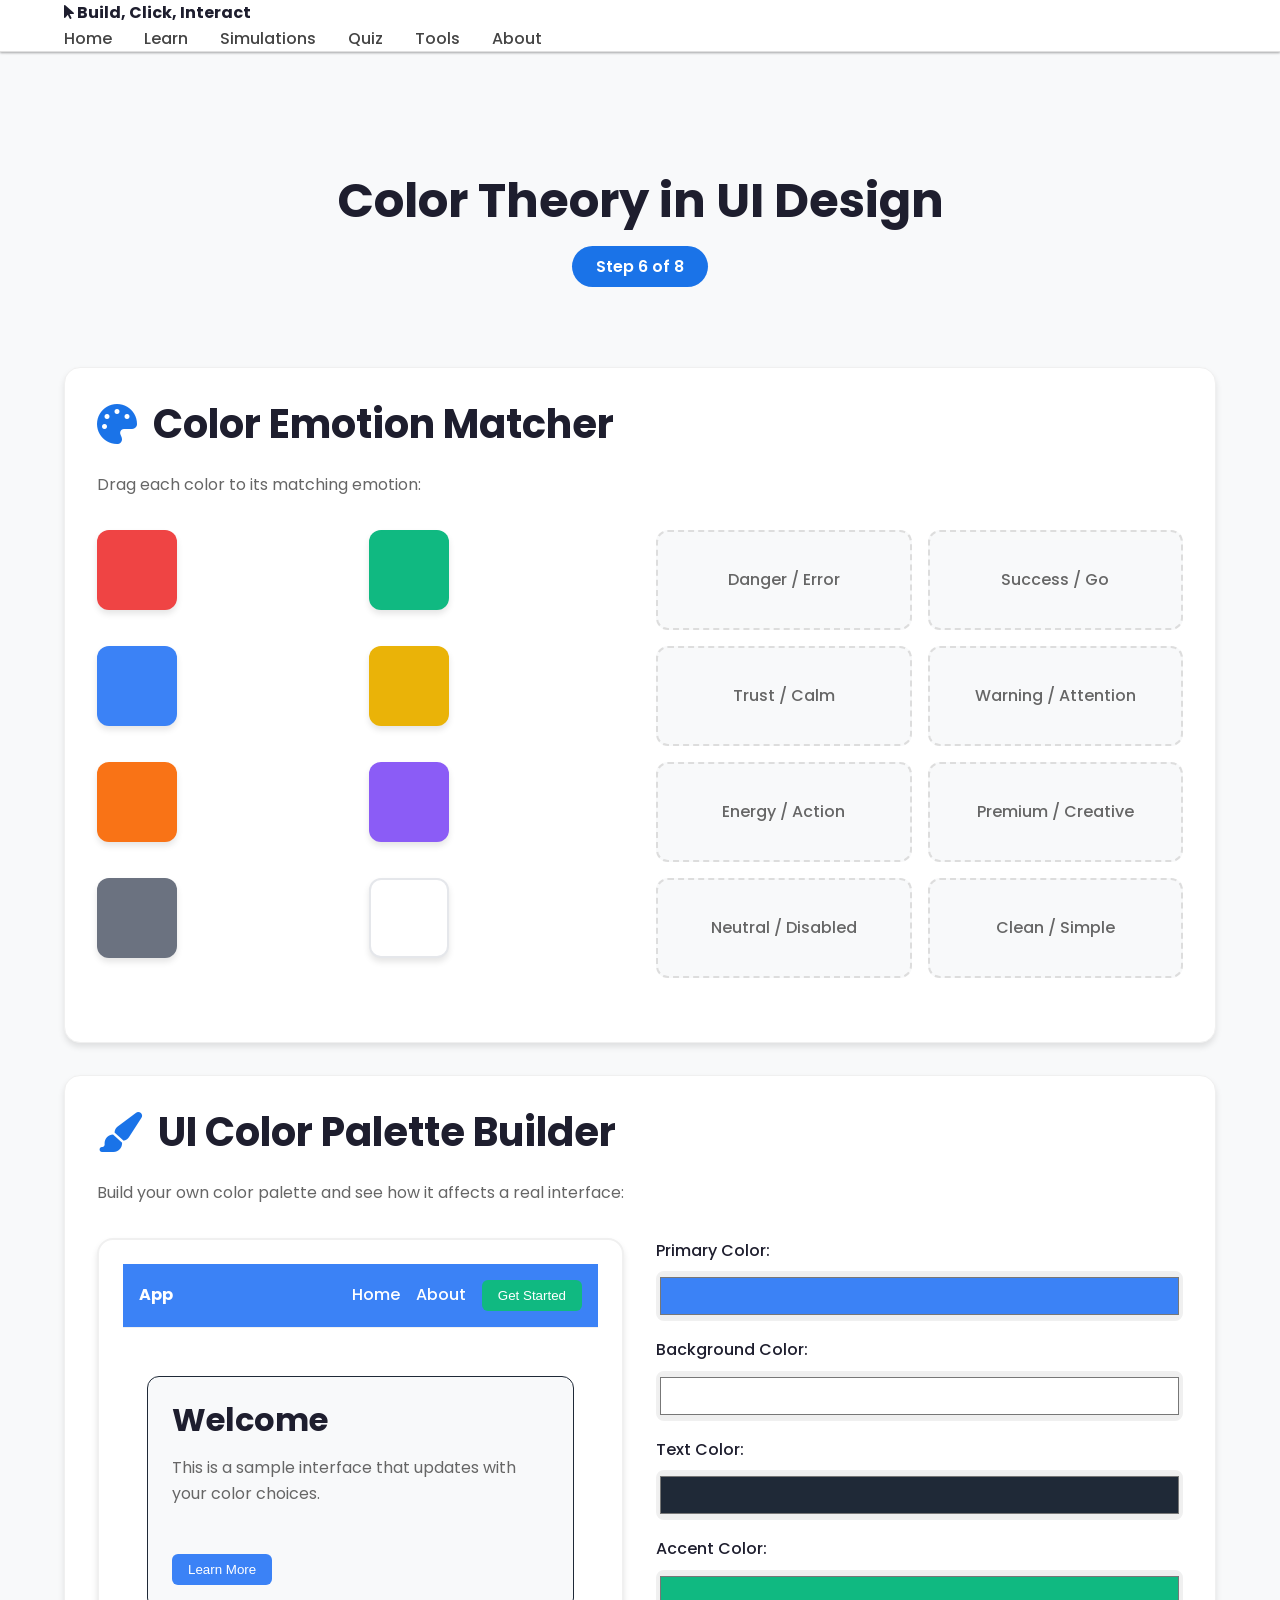
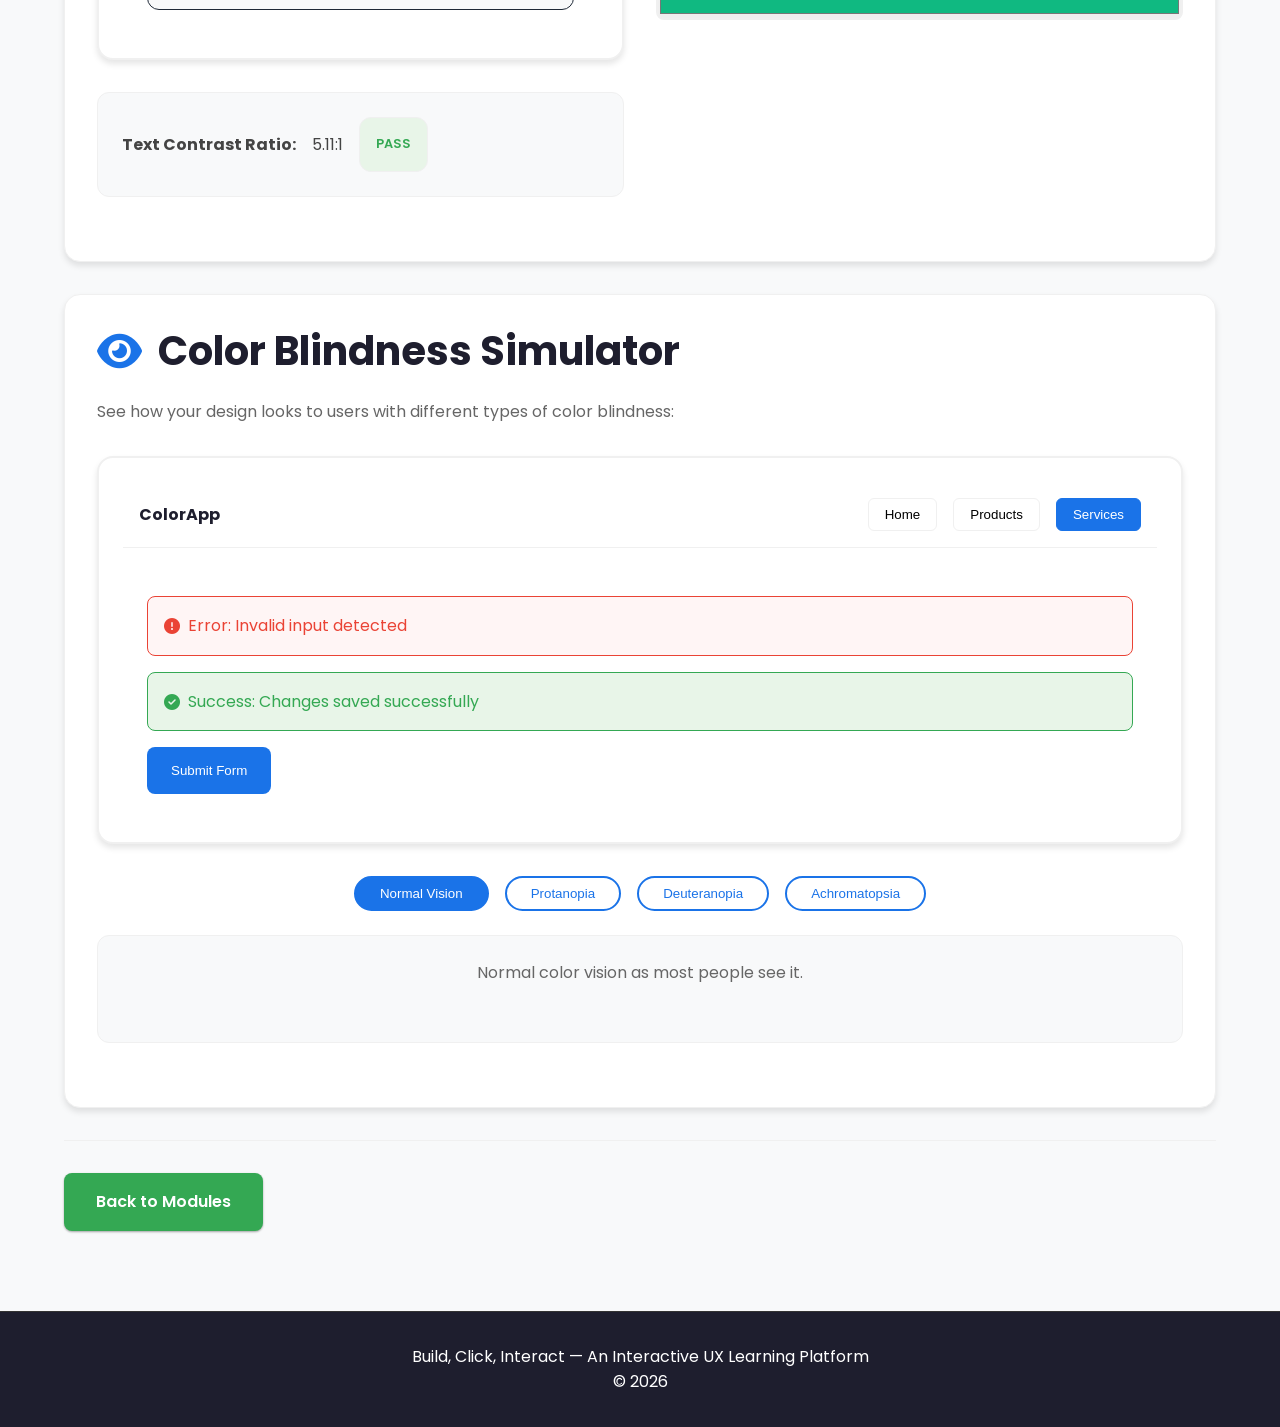
<file: build-click-interact/simulations/color-theory.html>
<!DOCTYPE html>
<html lang="en">
<head>
    <meta charset="UTF-8">
    <meta name="viewport" content="width=device-width, initial-scale=1.0">
    <title>Color Theory in UI Design - Build, Click, Interact</title>
    <link href="https://fonts.googleapis.com/css2?family=Poppins:wght@300;400;500;600;700&display=swap" rel="stylesheet">
    <link href="https://cdnjs.cloudflare.com/ajax/libs/font-awesome/6.5.0/css/all.min.css" rel="stylesheet">
    <link rel="stylesheet" href="../css/style.css">
</head>
<body>
    <nav class="navbar">
        <div class="container">
            <div class="nav-brand">
                <i class="fas fa-mouse-pointer"></i>
                <span>Build, Click, Interact</span>
            </div>
            <ul class="nav-links">
                <li><a href="../index.html" class="nav-link">Home</a></li>
                <li><a href="../modules.html" class="nav-link">Learn</a></li>
                <li><a href="../modules.html" class="nav-link active">Simulations</a></li>
                <li><a href="../quiz.html" class="nav-link">Quiz</a></li>
                <li><a href="../tools.html" class="nav-link">Tools</a></li>
                <li><a href="../about.html" class="nav-link">About</a></li>
            </ul>
            <div class="hamburger">
                <span></span>
                <span></span>
                <span></span>
            </div>
        </div>
    </nav>

    <main class="simulation-page">
        <div class="container">
            <div class="simulation-header">
                <h1>Color Theory in UI Design</h1>
                <div class="step-indicator">Step 6 of 8</div>
            </div>

            <!-- ACTIVITY 1 — Color Emotion Matcher -->
            <section class="activity-section">
                <h2><i class="fas fa-palette"></i> Color Emotion Matcher</h2>
                <p>Drag each color to its matching emotion:</p>
                
                <div class="color-emotion-game">
                    <div class="color-swatches">
                        <div class="color-card" draggable="true" data-color="red" style="background-color: #ef4444;"></div>
                        <div class="color-card" draggable="true" data-color="green" style="background-color: #10b981;"></div>
                        <div class="color-card" draggable="true" data-color="blue" style="background-color: #3b82f6;"></div>
                        <div class="color-card" draggable="true" data-color="yellow" style="background-color: #eab308;"></div>
                        <div class="color-card" draggable="true" data-color="orange" style="background-color: #f97316;"></div>
                        <div class="color-card" draggable="true" data-color="purple" style="background-color: #8b5cf6;"></div>
                        <div class="color-card" draggable="true" data-color="gray" style="background-color: #6b7280;"></div>
                        <div class="color-card" draggable="true" data-color="white" style="background-color: #ffffff; border: 2px solid #e5e7eb;"></div>
                    </div>
                    
                    <div class="emotion-zones">
                        <div class="drop-zone" data-emotion="danger">
                            <span>Danger / Error</span>
                        </div>
                        <div class="drop-zone" data-emotion="success">
                            <span>Success / Go</span>
                        </div>
                        <div class="drop-zone" data-emotion="trust">
                            <span>Trust / Calm</span>
                        </div>
                        <div class="drop-zone" data-emotion="warning">
                            <span>Warning / Attention</span>
                        </div>
                        <div class="drop-zone" data-emotion="energy">
                            <span>Energy / Action</span>
                        </div>
                        <div class="drop-zone" data-emotion="premium">
                            <span>Premium / Creative</span>
                        </div>
                        <div class="drop-zone" data-emotion="neutral">
                            <span>Neutral / Disabled</span>
                        </div>
                        <div class="drop-zone" data-emotion="clean">
                            <span>Clean / Simple</span>
                        </div>
                    </div>
                </div>
                
                <div id="emotion-feedback" class="feedback-message" style="display: none;"></div>
            </section>

            <!-- ACTIVITY 2 — UI Color Palette Builder -->
            <section class="activity-section">
                <h2><i class="fas fa-paint-brush"></i> UI Color Palette Builder</h2>
                <p>Build your own color palette and see how it affects a real interface:</p>
                
                <div class="palette-builder">
                    <div class="demo-interface">
                        <nav class="demo-navbar">
                            <div class="demo-logo">App</div>
                            <div class="demo-nav-links">
                                <a href="#">Home</a>
                                <a href="#">About</a>
                                <button class="demo-button">Get Started</button>
                            </div>
                        </nav>
                        <div class="demo-content">
                            <div class="demo-card">
                                <h3>Welcome</h3>
                                <p>This is a sample interface that updates with your color choices.</p>
                                <button class="demo-button-secondary">Learn More</button>
                            </div>
                        </div>
                    </div>
                    
                    <div class="color-controls">
                        <div class="color-picker-group">
                            <label for="primary-color">Primary Color:</label>
                            <input type="color" id="primary-color" value="#3b82f6">
                        </div>
                        <div class="color-picker-group">
                            <label for="background-color">Background Color:</label>
                            <input type="color" id="background-color" value="#ffffff">
                        </div>
                        <div class="color-picker-group">
                            <label for="text-color">Text Color:</label>
                            <input type="color" id="text-color" value="#1f2937">
                        </div>
                        <div class="color-picker-group">
                            <label for="accent-color">Accent Color:</label>
                            <input type="color" id="accent-color" value="#10b981">
                        </div>
                    </div>
                    
                    <div class="contrast-info">
                        <div class="contrast-ratio">
                            <strong>Text Contrast Ratio:</strong> <span id="contrast-value">4.5:1</span>
                            <span id="contrast-badge" class="badge success">PASS</span>
                        </div>
                    </div>
                </div>
            </section>

            <!-- ACTIVITY 3 — Color Blindness Simulator -->
            <section class="activity-section">
                <h2><i class="fas fa-eye"></i> Color Blindness Simulator</h2>
                <p>See how your design looks to users with different types of color blindness:</p>
                
                <div class="color-blindness-demo">
                    <div class="sample-ui" id="sample-ui">
                        <nav class="sample-navbar">
                            <div class="nav-brand">ColorApp</div>
                            <div class="nav-menu">
                                <button class="nav-btn">Home</button>
                                <button class="nav-btn">Products</button>
                                <button class="nav-btn active">Services</button>
                            </div>
                        </nav>
                        <div class="sample-content">
                            <div class="alert alert-error">
                                <i class="fas fa-exclamation-circle"></i>
                                Error: Invalid input detected
                            </div>
                            <div class="alert alert-success">
                                <i class="fas fa-check-circle"></i>
                                Success: Changes saved successfully
                            </div>
                            <button class="primary-btn">Submit Form</button>
                        </div>
                    </div>
                    
                    <div class="vision-buttons">
                        <button class="vision-btn active" data-filter="none">Normal Vision</button>
                        <button class="vision-btn" data-filter="protanopia">Protanopia</button>
                        <button class="vision-btn" data-filter="deuteranopia">Deuteranopia</button>
                        <button class="vision-btn" data-filter="achromatopsia">Achromatopsia</button>
                    </div>
                    
                    <div class="vision-explanation">
                        <p id="vision-description">Normal color vision as most people see it.</p>
                    </div>
                </div>
            </section>

            <div class="navigation-buttons">
                <a href="navigation.html" class="btn btn-primary" id="next-btn" style="display: none;">Next: Navigation Design</a>
                <a href="../modules.html" class="btn btn-secondary">Back to Modules</a>
            </div>
        </div>
    </main>

    <footer class="footer">
        <div class="container">
            <p>Build, Click, Interact — An Interactive UX Learning Platform</p>
            <p>&copy; 2026</p>
        </div>
    </footer>

    <script src="../js/main.js"></script>
    <script src="../js/progress.js"></script>
    <script>
        // Color Emotion Matcher Logic
        const correctMatches = {
            'red': 'danger',
            'green': 'success',
            'blue': 'trust',
            'yellow': 'warning',
            'orange': 'energy',
            'purple': 'premium',
            'gray': 'neutral',
            'white': 'clean'
        };

        let draggedElement = null;

        document.querySelectorAll('.color-card').forEach(card => {
            card.addEventListener('dragstart', function(e) {
                draggedElement = this;
                this.style.opacity = '0.5';
            });

            card.addEventListener('dragend', function(e) {
                this.style.opacity = '';
            });
        });

        document.querySelectorAll('.drop-zone').forEach(zone => {
            zone.addEventListener('dragover', function(e) {
                e.preventDefault();
                this.classList.add('drag-over');
            });

            zone.addEventListener('dragleave', function(e) {
                this.classList.remove('drag-over');
            });

            zone.addEventListener('drop', function(e) {
                e.preventDefault();
                this.classList.remove('drag-over');
                
                if (draggedElement) {
                    const color = draggedElement.dataset.color;
                    const emotion = this.dataset.emotion;
                    const feedback = document.getElementById('emotion-feedback');
                    
                    if (correctMatches[color] === emotion) {
                        this.classList.add('correct-drop');
                        this.innerHTML += '<i class="fas fa-check"></i>';
                        feedback.textContent = 'Correct! ' + this.querySelector('span').textContent + ' is the right match.';
                        feedback.className = 'feedback-message success';
                        draggedElement.style.display = 'none';
                    } else {
                        this.classList.add('incorrect-drop');
                        feedback.textContent = 'Try again! This color has a different meaning.';
                        feedback.className = 'feedback-message error';
                        setTimeout(() => {
                            this.classList.remove('incorrect-drop');
                        }, 1000);
                    }
                    
                    feedback.style.display = 'block';
                    setTimeout(() => {
                        feedback.style.display = 'none';
                    }, 3000);
                }
            });
        });

        // UI Color Palette Builder Logic
        const primaryColor = document.getElementById('primary-color');
        const backgroundColor = document.getElementById('background-color');
        const textColor = document.getElementById('text-color');
        const accentColor = document.getElementById('accent-color');

        function updateDemoInterface() {
            const demoInterface = document.querySelector('.demo-interface');
            const demoNavbar = demoInterface.querySelector('.demo-navbar');
            const demoButton = demoInterface.querySelector('.demo-button');
            const demoButtonSecondary = demoInterface.querySelector('.demo-button-secondary');
            const demoCard = demoInterface.querySelector('.demo-card');
            
            demoNavbar.style.backgroundColor = primaryColor.value;
            demoButton.style.backgroundColor = accentColor.value;
            demoButtonSecondary.style.backgroundColor = primaryColor.value;
            demoInterface.style.backgroundColor = backgroundColor.value;
            demoCard.style.color = textColor.value;
            demoCard.style.borderColor = textColor.value;
            
            // Update text colors
            document.querySelectorAll('.demo-navbar a, .demo-logo').forEach(el => {
                el.style.color = '#ffffff';
            });
            
            // Calculate contrast ratio
            const rgb1 = hexToRgb(textColor.value);
            const rgb2 = hexToRgb(backgroundColor.value);
            const contrast = calculateContrast(rgb1, rgb2);
            
            document.getElementById('contrast-value').textContent = contrast.toFixed(2) + ':1';
            const badge = document.getElementById('contrast-badge');
            
            if (contrast >= 4.5) {
                badge.textContent = 'PASS';
                badge.className = 'badge success';
            } else {
                badge.textContent = 'FAIL';
                badge.className = 'badge error';
            }
        }

        function hexToRgb(hex) {
            const result = /^#?([a-f\d]{2})([a-f\d]{2})([a-f\d]{2})$/i.exec(hex);
            return result ? {
                r: parseInt(result[1], 16),
                g: parseInt(result[2], 16),
                b: parseInt(result[3], 16)
            } : null;
        }

        function calculateContrast(rgb1, rgb2) {
            const luminance1 = (0.299 * rgb1.r + 0.587 * rgb1.g + 0.114 * rgb1.b) / 255;
            const luminance2 = (0.299 * rgb2.r + 0.587 * rgb2.g + 0.114 * rgb2.b) / 255;
            return (Math.max(luminance1, luminance2) + 0.05) / (Math.min(luminance1, luminance2) + 0.05);
        }

        primaryColor.addEventListener('input', updateDemoInterface);
        backgroundColor.addEventListener('input', updateDemoInterface);
        textColor.addEventListener('input', updateDemoInterface);
        accentColor.addEventListener('input', updateDemoInterface);

        // Color Blindness Simulator Logic
        const visionButtons = document.querySelectorAll('.vision-btn');
        const sampleUI = document.getElementById('sample-ui');
        const visionDescription = document.getElementById('vision-description');

        const visionFilters = {
            'none': '',
            'protanopia': 'saturate(0.5) hue-rotate(90deg)',
            'deuteranopia': 'saturate(0.5) hue-rotate(180deg)',
            'achromatopsia': 'grayscale(100%)'
        };

        const visionDescriptions = {
            'none': 'Normal color vision as most people see it.',
            'protanopia': 'Protanopia: Difficulty distinguishing red and green colors. Affects about 1% of males.',
            'deuteranopia': 'Deuteranopia: Difficulty distinguishing green and red colors. Most common form of color blindness.',
            'achromatopsia': 'Achromatopsia: Complete inability to see color. Only shades of gray are visible.'
        };

        visionButtons.forEach(button => {
            button.addEventListener('click', function() {
                visionButtons.forEach(btn => btn.classList.remove('active'));
                this.classList.add('active');
                
                const filter = this.dataset.filter;
                sampleUI.style.filter = visionFilters[filter];
                visionDescription.textContent = visionDescriptions[filter];
            });
        });

        // Check if all activities are completed
        let activitiesCompleted = {
            emotionMatcher: false,
            paletteBuilder: false,
            colorBlindness: false
        };

        // Mark activities as completed when user interacts with them
        document.querySelectorAll('.drop-zone').forEach(zone => {
            zone.addEventListener('drop', function() {
                activitiesCompleted.emotionMatcher = true;
                checkAllActivitiesCompleted();
            });
        });

        [primaryColor, backgroundColor, textColor, accentColor].forEach(input => {
            input.addEventListener('input', function() {
                activitiesCompleted.paletteBuilder = true;
                checkAllActivitiesCompleted();
            });
        });

        visionButtons.forEach(button => {
            button.addEventListener('click', function() {
                activitiesCompleted.colorBlindness = true;
                checkAllActivitiesCompleted();
            });
        });

        function checkAllActivitiesCompleted() {
            if (activitiesCompleted.emotionMatcher && activitiesCompleted.paletteBuilder && activitiesCompleted.colorBlindness) {
                localStorage.setItem('module_colortheory_complete', 'true');
                document.getElementById('next-btn').style.display = 'inline-block';
            }
        }

        // Initialize demo interface
        updateDemoInterface();
    </script>
</body>
</html>
</file>
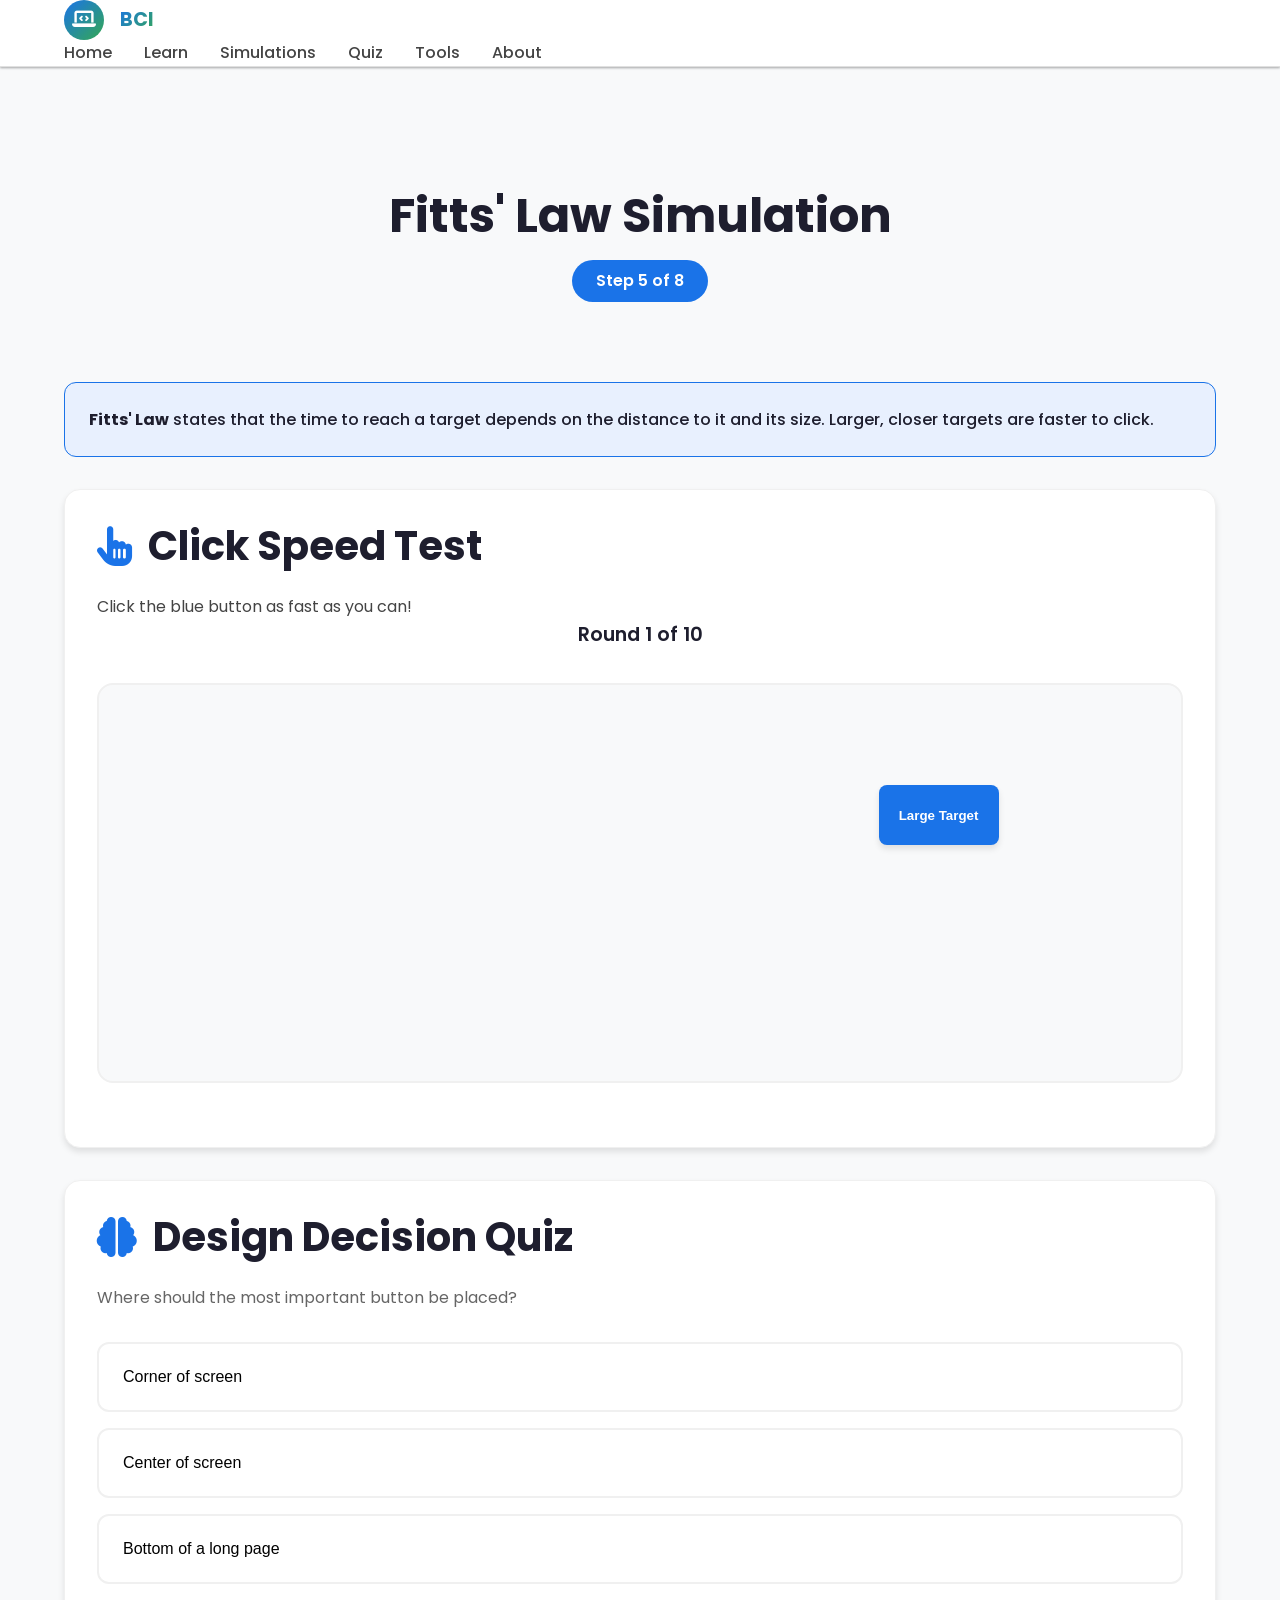
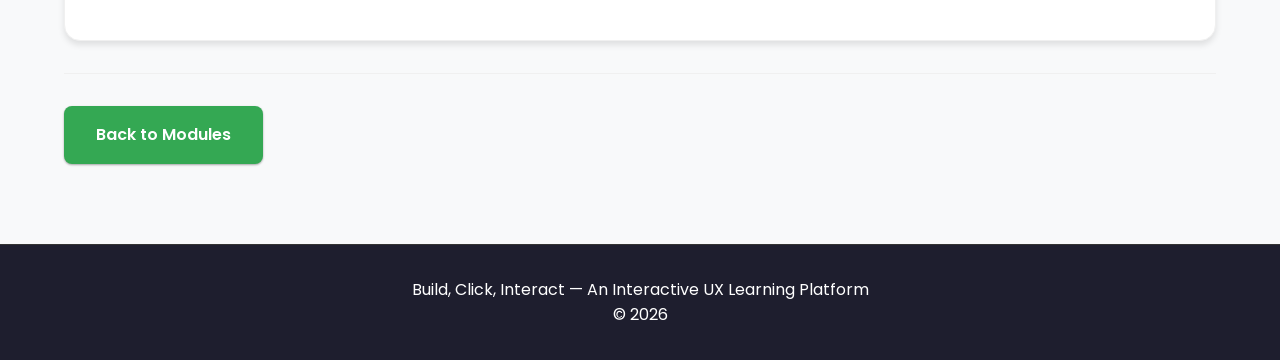
<file: build-click-interact/simulations/fitts-law.html>
<!DOCTYPE html>
<html lang="en">
<head>
    <meta charset="UTF-8">
    <meta name="viewport" content="width=device-width, initial-scale=1.0">
    <title>Fitts' Law Simulation - Build, Click, Interact</title>
    <link href="https://fonts.googleapis.com/css2?family=Poppins:wght@300;400;500;600;700&display=swap" rel="stylesheet">
    <link href="https://cdnjs.cloudflare.com/ajax/libs/font-awesome/6.5.0/css/all.min.css" rel="stylesheet">
    <link rel="stylesheet" href="../css/style.css">
</head>
<body>
    <nav class="navbar">
        <div class="container">
            <a href="../index.html" class="nav-logo">
                <i class="fas fa-laptop-code"></i>
                <span>BCI</span>
            </a>
            <ul class="nav-links">
                <li><a href="../index.html" class="nav-link">Home</a></li>
                <li><a href="../modules.html" class="nav-link">Learn</a></li>
                <li><a href="../modules.html" class="nav-link active">Simulations</a></li>
                <li><a href="../quiz.html" class="nav-link">Quiz</a></li>
                <li><a href="../tools.html" class="nav-link">Tools</a></li>
                <li><a href="../about.html" class="nav-link">About</a></li>
            </ul>
            <div class="hamburger">
                <span></span>
                <span></span>
                <span></span>
            </div>
        </div>
    </nav>

    <main class="simulation-page">
        <div class="container">
            <div class="simulation-header">
                <h1>Fitts' Law Simulation</h1>
                <div class="step-indicator">Step 5 of 8</div>
            </div>

            <div class="explanation-box">
                <p><strong>Fitts' Law</strong> states that the time to reach a target depends on the distance to it and its size. Larger, closer targets are faster to click.</p>
            </div>

            <!-- ACTIVITY 1 — Click Speed Test -->
            <section class="activity-section">
                <h2><i class="fas fa-hand-pointer"></i> Click Speed Test</h2>
                
                <div id="click-test-activity">
                    <div class="instruction-large">Click the blue button as fast as you can!</div>
                    <div class="round-counter">Round <span id="current-round">1</span> of 10</div>
                    
                    <div id="click-area" class="click-area">
                        <button id="target-button" class="target-button">Click Me!</button>
                    </div>
                    
                    <div id="click-results" class="results-section" style="display: none;">
                        <h3>Results</h3>
                        <div class="result-stats">
                            <div class="stat">
                                <strong>Average time for large buttons:</strong>
                                <span id="large-avg">0ms</span>
                            </div>
                            <div class="stat">
                                <strong>Average time for small buttons:</strong>
                                <span id="small-avg">0ms</span>
                            </div>
                            <div class="stat">
                                <strong>Difference:</strong>
                                <span id="time-diff">0ms</span>
                            </div>
                        </div>
                        
                        <div class="bar-chart">
                            <div class="chart-bar">
                                <div class="bar-label">Large Buttons</div>
                                <div class="bar-container">
                                    <div id="large-bar" class="bar blue-bar"></div>
                                </div>
                                <div id="large-time" class="bar-value">0ms</div>
                            </div>
                            <div class="chart-bar">
                                <div class="bar-label">Small Buttons</div>
                                <div class="bar-container">
                                    <div id="small-bar" class="bar red-bar"></div>
                                </div>
                                <div id="small-time" class="bar-value">0ms</div>
                            </div>
                        </div>
                        
                        <div class="conclusion">
                            <p>You took <span id="diff-ms">0ms</span> longer to click small targets. This proves Fitts' Law — smaller targets take more time!</p>
                        </div>
                    </div>
                </div>
            </section>

            <!-- ACTIVITY 2 — Design Decision Quiz -->
            <section class="activity-section">
                <h2><i class="fas fa-brain"></i> Design Decision Quiz</h2>
                
                <div id="quiz-container">
                    <div class="quiz-question" data-question="1">
                        <p>Where should the most important button be placed?</p>
                        <div class="quiz-options">
                            <button class="quiz-option" data-answer="A">Corner of screen</button>
                            <button class="quiz-option" data-answer="B">Center of screen</button>
                            <button class="quiz-option" data-answer="C">Bottom of a long page</button>
                        </div>
                        <div class="quiz-feedback" style="display: none;">
                            <p>Center placement is easiest to reach for most users.</p>
                        </div>
                    </div>

                    <div class="quiz-question" data-question="2" style="display: none;">
                        <p>A mobile back button is 10px wide. What is wrong?</p>
                        <div class="quiz-options">
                            <button class="quiz-option" data-answer="A">Wrong color</button>
                            <button class="quiz-option" data-answer="B">Too small to tap accurately</button>
                            <button class="quiz-option" data-answer="C">Wrong position</button>
                        </div>
                        <div class="quiz-feedback" style="display: none;">
                            <p>Mobile touch targets should be at least 44x44px.</p>
                        </div>
                    </div>

                    <div class="quiz-question" data-question="3" style="display: none;">
                        <p>Why are Mac menu bars at the top screen edge?</p>
                        <div class="quiz-options">
                            <button class="quiz-option" data-answer="A">Looks better</button>
                            <button class="quiz-option" data-answer="B">Screen edge acts as infinite size target</button>
                            <button class="quiz-option" data-answer="C">Industry standard only</button>
                        </div>
                        <div class="quiz-feedback" style="display: none;">
                            <p>Screen edges stop cursor movement, making targets effectively infinite in one direction.</p>
                        </div>
                    </div>

                    <div class="quiz-question" data-question="4" style="display: none;">
                        <p>Which is easier to click?</p>
                        <div class="quiz-options">
                            <button class="quiz-option" data-answer="A">200px wide button</button>
                            <button class="quiz-option" data-answer="B">20px wide button</button>
                        </div>
                        <div class="quiz-feedback" style="display: none;">
                            <p>Larger targets require less precision and are faster to click according to Fitts' Law.</p>
                        </div>
                    </div>

                    <div class="quiz-score" style="display: none;">
                        <h3>Your Score: <span id="quiz-score">0</span>/4</h3>
                    </div>
                </div>
            </section>

            <div class="navigation-buttons">
                <a href="color-theory.html" class="btn btn-primary" id="next-btn" style="display: none;">Next: Color Theory</a>
                <a href="../modules.html" class="btn btn-secondary">Back to Modules</a>
            </div>
        </div>
    </main>

    <footer class="footer">
        <div class="container">
            <p>Build, Click, Interact — An Interactive UX Learning Platform</p>
            <p>&copy; 2026</p>
        </div>
    </footer>

    <script src="../js/main.js"></script>
    <script src="../js/progress.js"></script>
    <script>
        // Click Speed Test Logic
        let currentRound = 1;
        let clickTimes = [];
        let startTime = null;
        let testActive = false;

        const targetButton = document.getElementById('target-button');
        const currentRoundSpan = document.getElementById('current-round');
        const clickResults = document.getElementById('click-results');
        const clickArea = document.getElementById('click-area');

        function moveButton() {
            const maxX = clickArea.offsetWidth - targetButton.offsetWidth;
            const maxY = clickArea.offsetHeight - targetButton.offsetHeight;
            const randomX = Math.random() * maxX;
            const randomY = Math.random() * maxY;
            
            targetButton.style.left = randomX + 'px';
            targetButton.style.top = randomY + 'px';
            
            startTime = Date.now();
        }

        function setButtonSize(round) {
            if (round <= 5) {
                targetButton.style.width = '120px';
                targetButton.style.height = '60px';
                targetButton.textContent = 'Large Target';
            } else {
                targetButton.style.width = '30px';
                targetButton.style.height = '30px';
                targetButton.textContent = '';
            }
        }

        targetButton.addEventListener('click', function() {
            if (!testActive) return;
            
            const clickTime = Date.now() - startTime;
            clickTimes.push(clickTime);
            
            if (currentRound >= 10) {
                endClickTest();
            } else {
                currentRound++;
                currentRoundSpan.textContent = currentRound;
                setButtonSize(currentRound);
                moveButton();
            }
        });

        function startClickTest() {
            testActive = true;
            currentRound = 1;
            clickTimes = [];
            currentRoundSpan.textContent = currentRound;
            setButtonSize(currentRound);
            moveButton();
        }

        function endClickTest() {
            testActive = false;
            targetButton.style.display = 'none';
            
            const largeTimes = clickTimes.slice(0, 5);
            const smallTimes = clickTimes.slice(5, 10);
            
            const largeAvg = Math.round(largeTimes.reduce((a, b) => a + b, 0) / largeTimes.length);
            const smallAvg = Math.round(smallTimes.reduce((a, b) => a + b, 0) / smallTimes.length);
            const diff = smallAvg - largeAvg;
            
            document.getElementById('large-avg').textContent = largeAvg + 'ms';
            document.getElementById('small-avg').textContent = smallAvg + 'ms';
            document.getElementById('time-diff').textContent = diff + 'ms';
            document.getElementById('large-time').textContent = largeAvg + 'ms';
            document.getElementById('small-time').textContent = smallAvg + 'ms';
            document.getElementById('diff-ms').textContent = diff + 'ms';
            
            // Update bar chart
            const maxTime = Math.max(largeAvg, smallAvg);
            document.getElementById('large-bar').style.width = (largeAvg / maxTime * 100) + '%';
            document.getElementById('small-bar').style.width = (smallAvg / maxTime * 100) + '%';
            
            clickResults.style.display = 'block';
        }

        // Quiz Logic
        let currentQuizQuestion = 1;
        let quizScore = 0;
        const correctAnswers = {1: 'B', 2: 'B', 3: 'B', 4: 'A'};

        document.querySelectorAll('.quiz-option').forEach(button => {
            button.addEventListener('click', function() {
                const questionDiv = this.closest('.quiz-question');
                const questionNum = parseInt(questionDiv.dataset.question);
                const selectedAnswer = this.dataset.answer;
                const feedbackDiv = questionDiv.querySelector('.quiz-feedback');
                
                // Disable all options for this question
                questionDiv.querySelectorAll('.quiz-option').forEach(opt => {
                    opt.disabled = true;
                });
                
                // Show feedback
                feedbackDiv.style.display = 'block';
                
                if (selectedAnswer === correctAnswers[questionNum]) {
                    this.classList.add('correct');
                    quizScore++;
                } else {
                    this.classList.add('incorrect');
                    // Highlight correct answer
                    questionDiv.querySelector(`[data-answer="${correctAnswers[questionNum]}"]`).classList.add('correct');
                }
                
                // Move to next question after delay
                setTimeout(() => {
                    if (currentQuizQuestion < 4) {
                        questionDiv.style.display = 'none';
                        currentQuizQuestion++;
                        document.querySelector(`[data-question="${currentQuizQuestion}"]`).style.display = 'block';
                    } else {
                        // Quiz complete
                        document.getElementById('quiz-score').textContent = quizScore;
                        document.querySelector('.quiz-score').style.display = 'block';
                        
                        // Mark module complete and show next button
                        localStorage.setItem('module_fittslaw_complete', 'true');
                        document.getElementById('next-btn').style.display = 'inline-block';
                    }
                }, 2000);
            });
        });

        // Start the click test when page loads
        window.addEventListener('load', startClickTest);
    </script>
</body>
</html>
</file>
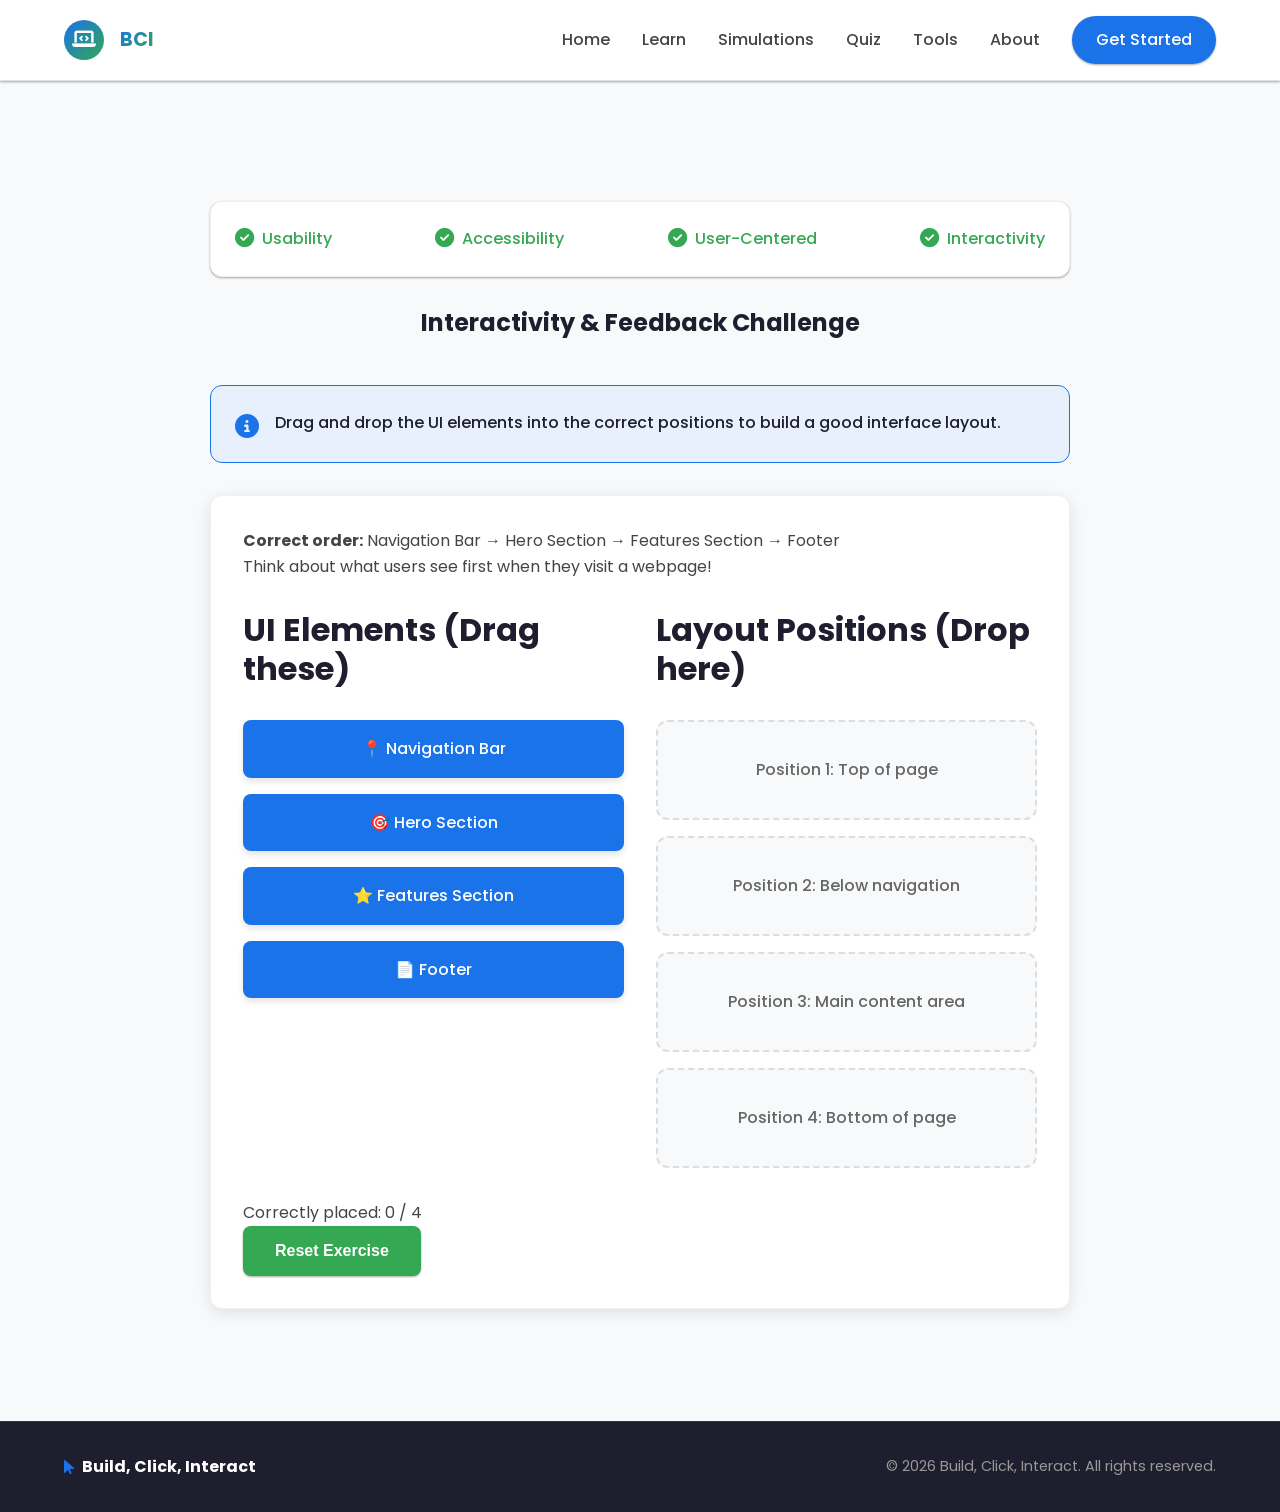
<file: build-click-interact/simulations/interactivity.html>
<!DOCTYPE html>
<html lang="en">
<head>
    <meta charset="UTF-8">
    <meta name="viewport" content="width=device-width, initial-scale=1.0">
    <title>Interactivity & Feedback Challenge - Build, Click, Interact</title>
    <link rel="stylesheet" href="../css/style.css">
    <link rel="stylesheet" href="https://cdnjs.cloudflare.com/ajax/libs/font-awesome/6.5.0/css/all.min.css">
    <link rel="preconnect" href="https://fonts.googleapis.com">
    <link rel="preconnect" href="https://fonts.gstatic.com" crossorigin>
    <link href="https://fonts.googleapis.com/css2?family=Poppins:wght@300;400;500;600;700&display=swap" rel="stylesheet">
</head>
<body>
    <!-- Navigation -->
    <nav class="navbar">
        <div class="nav-container">
            <a href="../index.html" class="nav-logo">
                <i class="fas fa-laptop-code"></i>
                <span>BCI</span>
            </a>
            <ul class="nav-links">
                <li><a href="../index.html" class="nav-link">Home</a></li>
                <li><a href="../modules.html" class="nav-link active">Learn</a></li>
                <li><a href="../modules.html#simulations" class="nav-link">Simulations</a></li>
                <li><a href="../quiz.html" class="nav-link">Quiz</a></li>
                <li><a href="../tools.html" class="nav-link">Tools</a></li>
                <li><a href="../about.html" class="nav-link">About</a></li>
                <li><a href="../modules.html" class="nav-get-started btn btn-primary btn-pill">Get Started</a></li>
            </ul>
            <div class="hamburger">
                <span></span>
                <span></span>
                <span></span>
            </div>
        </div>
    </nav>

    <!-- Simulation Content -->
    <main class="simulation-page">
        <div class="simulation-container">
            <!-- Progress Indicator -->
            <div class="simulation-progress fade-in">
                <div class="progress-step completed">
                    <i class="fas fa-check-circle"></i>
                    <span>Usability</span>
                </div>
                <div class="progress-step completed">
                    <i class="fas fa-check-circle"></i>
                    <span>Accessibility</span>
                </div>
                <div class="progress-step completed">
                    <i class="fas fa-check-circle"></i>
                    <span>User-Centered</span>
                </div>
                <div class="progress-step completed">
                    <i class="fas fa-check-circle"></i>
                    <span>Interactivity</span>
                </div>
            </div>

            <!-- Header -->
            <div class="simulation-header fade-in">
                <h1 class="simulation-title">Interactivity & Feedback Challenge</h1>
            </div>

            <!-- Instruction Box -->
            <div class="instruction-box fade-in">
                <i class="fas fa-info-circle"></i>
                <p>Drag and drop the UI elements into the correct positions to build a good interface layout.</p>
            </div>

            <!-- Simulation Content -->
            <div class="simulation-content fade-in">
                <!-- Instructions -->
                <div class="instructions">
                    <p><strong>Correct order:</strong> Navigation Bar → Hero Section → Features Section → Footer</p>
                    <p>Think about what users see first when they visit a webpage!</p>
                </div>

                <!-- Drag and Drop Container -->
                <div class="drag-drop-container">
                    <!-- Draggable Items -->
                    <div class="draggable-items">
                        <h3>UI Elements (Drag these)</h3>
                        <div class="draggable-item" draggable="true" data-element="navbar">
                            📍 Navigation Bar
                        </div>
                        <div class="draggable-item" draggable="true" data-element="hero">
                            🎯 Hero Section
                        </div>
                        <div class="draggable-item" draggable="true" data-element="features">
                            ⭐ Features Section
                        </div>
                        <div class="draggable-item" draggable="true" data-element="footer">
                            📄 Footer
                        </div>
                    </div>

                    <!-- Drop Zones -->
                    <div class="drop-zones">
                        <h3>Layout Positions (Drop here)</h3>
                        <div class="drop-zone" data-position="1" data-placeholder="Position 1: Top of page">
                            Position 1: Top of page
                        </div>
                        <div class="drop-zone" data-position="2" data-placeholder="Position 2: Below navigation">
                            Position 2: Below navigation
                        </div>
                        <div class="drop-zone" data-position="3" data-placeholder="Position 3: Main content area">
                            Position 3: Main content area
                        </div>
                        <div class="drop-zone" data-position="4" data-placeholder="Position 4: Bottom of page">
                            Position 4: Bottom of page
                        </div>
                    </div>
                </div>

                <!-- Progress Indicator -->
                <div class="progress-indicator">
                    <p>Correctly placed: <span id="correct-count">0</span> / 4</p>
                </div>

                <!-- Reset Button -->
                <div class="reset-section">
                    <button class="btn btn-secondary" onclick="resetInteractivity()">Reset Exercise</button>
                </div>
            </div>
        </div>
    </main>

    <!-- Footer -->
    <footer class="footer">
        <div class="footer-content">
            <a href="../index.html" class="footer-logo">
                <i class="fas fa-mouse-pointer"></i>
                <span>Build, Click, Interact</span>
            </a>
            <div class="footer-copyright">
                <p>&copy; 2026 Build, Click, Interact. All rights reserved.</p>
            </div>
        </div>
    </footer>

    <script src="../js/main.js"></script>
    <script>
        // Reset function for interactivity simulation
        function resetInteractivity() {
            location.reload();
        }

        // Update correct count display
        function updateCorrectCount() {
            const correctZones = document.querySelectorAll('.drop-zone.correct');
            const countSpan = document.getElementById('correct-count');
            if (countSpan) {
                countSpan.textContent = correctZones.length;
            }
        }

        // Override the main.js checkInteractivityComplete to update counter
        const originalCheck = window.checkInteractivityComplete;
        window.checkInteractivityComplete = function() {
            updateCorrectCount();
            return originalCheck();
        };
    </script>
</body>
</html>
</file>
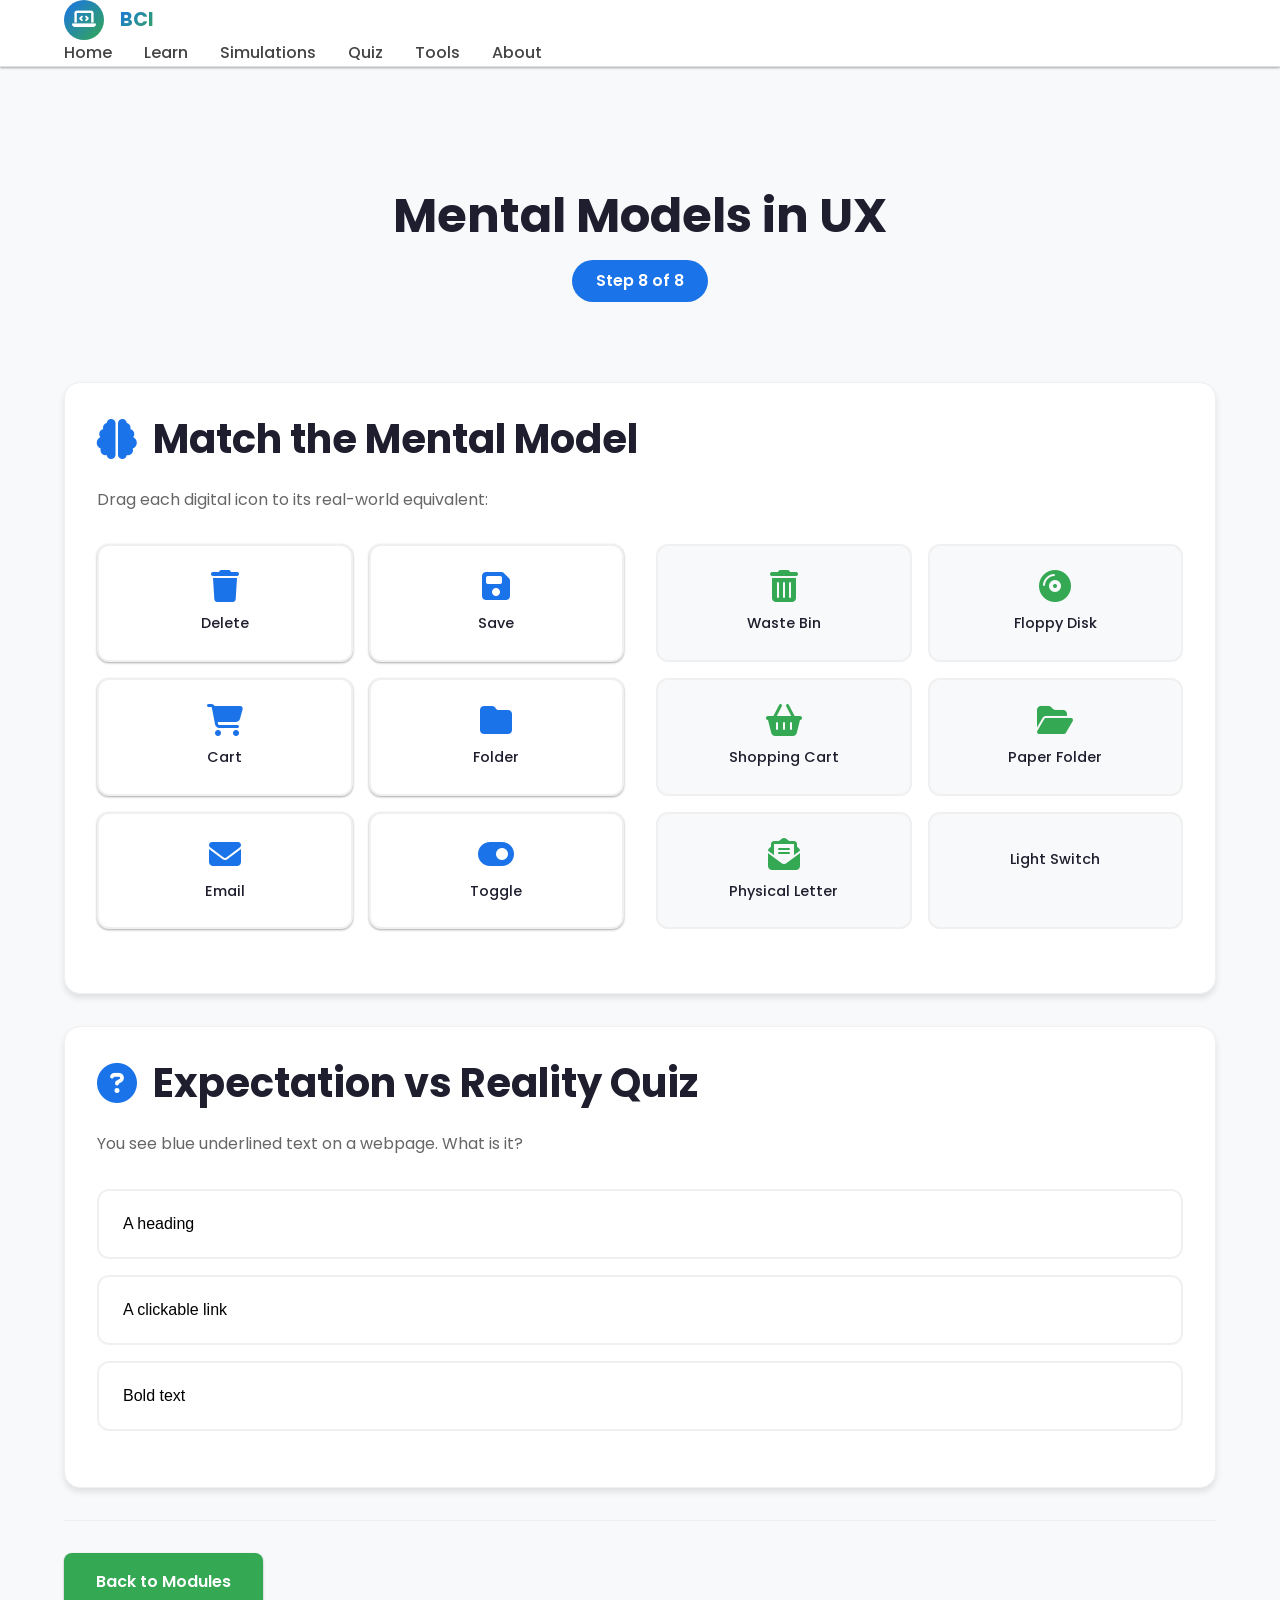
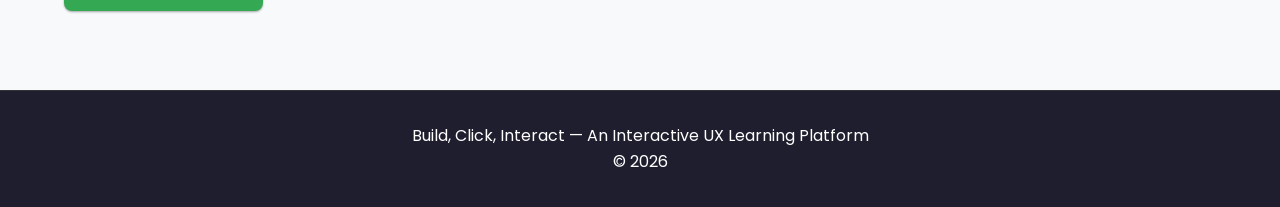
<file: build-click-interact/simulations/mental-models.html>
<!DOCTYPE html>
<html lang="en">
<head>
    <meta charset="UTF-8">
    <meta name="viewport" content="width=device-width, initial-scale=1.0">
    <title>Mental Models in UX - Build, Click, Interact</title>
    <link href="https://fonts.googleapis.com/css2?family=Poppins:wght@300;400;500;600;700&display=swap" rel="stylesheet">
    <link href="https://cdnjs.cloudflare.com/ajax/libs/font-awesome/6.5.0/css/all.min.css" rel="stylesheet">
    <link rel="stylesheet" href="../css/style.css">
</head>
<body>
    <nav class="navbar">
        <div class="container">
            <a href="../index.html" class="nav-logo">
                <i class="fas fa-laptop-code"></i>
                <span>BCI</span>
            </a>
            <ul class="nav-links">
                <li><a href="../index.html" class="nav-link">Home</a></li>
                <li><a href="../modules.html" class="nav-link">Learn</a></li>
                <li><a href="../modules.html" class="nav-link active">Simulations</a></li>
                <li><a href="../quiz.html" class="nav-link">Quiz</a></li>
                <li><a href="../tools.html" class="nav-link">Tools</a></li>
                <li><a href="../about.html" class="nav-link">About</a></li>
            </ul>
            <div class="hamburger">
                <span></span>
                <span></span>
                <span></span>
            </div>
        </div>
    </nav>

    <main class="simulation-page">
        <div class="container">
            <div class="simulation-header">
                <h1>Mental Models in UX</h1>
                <div class="step-indicator">Step 8 of 8</div>
            </div>

            <!-- ACTIVITY 1 — Match the Mental Model -->
            <section class="activity-section">
                <h2><i class="fas fa-brain"></i> Match the Mental Model</h2>
                <p>Drag each digital icon to its real-world equivalent:</p>
                
                <div class="mental-model-game">
                    <div class="digital-icons">
                        <div class="icon-card" draggable="true" data-icon="trash">
                            <i class="fas fa-trash"></i>
                            <span>Delete</span>
                        </div>
                        <div class="icon-card" draggable="true" data-icon="save">
                            <i class="fas fa-save"></i>
                            <span>Save</span>
                        </div>
                        <div class="icon-card" draggable="true" data-icon="cart">
                            <i class="fas fa-shopping-cart"></i>
                            <span>Cart</span>
                        </div>
                        <div class="icon-card" draggable="true" data-icon="folder">
                            <i class="fas fa-folder"></i>
                            <span>Folder</span>
                        </div>
                        <div class="icon-card" draggable="true" data-icon="envelope">
                            <i class="fas fa-envelope"></i>
                            <span>Email</span>
                        </div>
                        <div class="icon-card" draggable="true" data-icon="toggle">
                            <i class="fas fa-toggle-on"></i>
                            <span>Toggle</span>
                        </div>
                    </div>
                    
                    <div class="real-world-items">
                        <div class="real-item" data-item="waste-bin">
                            <i class="fas fa-trash-alt"></i>
                            <span>Waste Bin</span>
                        </div>
                        <div class="real-item" data-item="floppy-disk">
                            <i class="fas fa-compact-disc"></i>
                            <span>Floppy Disk</span>
                        </div>
                        <div class="real-item" data-item="shopping-cart">
                            <i class="fas fa-shopping-basket"></i>
                            <span>Shopping Cart</span>
                        </div>
                        <div class="real-item" data-item="paper-folder">
                            <i class="fas fa-folder-open"></i>
                            <span>Paper Folder</span>
                        </div>
                        <div class="real-item" data-item="physical-letter">
                            <i class="fas fa-envelope-open-text"></i>
                            <span>Physical Letter</span>
                        </div>
                        <div class="real-item" data-item="light-switch">
                            <i class="fas fa-light-switch"></i>
                            <span>Light Switch</span>
                        </div>
                    </div>
                </div>

                <div id="mental-model-feedback" class="feedback-message" style="display: none;"></div>
            </section>

            <!-- ACTIVITY 2 — Expectation vs Reality Quiz -->
            <section class="activity-section">
                <h2><i class="fas fa-question-circle"></i> Expectation vs Reality Quiz</h2>
                
                <div id="expectation-quiz">
                    <div class="quiz-question" data-question="1">
                        <p>You see blue underlined text on a webpage. What is it?</p>
                        <div class="quiz-options">
                            <button class="quiz-option" data-answer="A">A heading</button>
                            <button class="quiz-option" data-answer="B">A clickable link</button>
                            <button class="quiz-option" data-answer="C">Bold text</button>
                        </div>
                        <div class="quiz-feedback" style="display: none;">
                            <p>Users expect blue underlined text to be a link. This is a deeply ingrained mental model.</p>
                        </div>
                    </div>

                    <div class="quiz-question" data-question="2" style="display: none;">
                        <p>You see an X button in the top right of a popup.</p>
                        <div class="quiz-options">
                            <button class="quiz-option" data-answer="A">Submit</button>
                            <button class="quiz-option" data-answer="B">Minimize</button>
                            <button class="quiz-option" data-answer="C">Close</button>
                        </div>
                        <div class="quiz-feedback" style="display: none;">
                            <p>X in corner = close. This matches users mental model from decades of desktop software.</p>
                        </div>
                    </div>

                    <div class="quiz-question" data-question="3" style="display: none;">
                        <p>You see a magnifying glass icon.</p>
                        <div class="quiz-options">
                            <button class="quiz-option" data-answer="A">Zoom in</button>
                            <button class="quiz-option" data-answer="B">Search</button>
                            <button class="quiz-option" data-answer="C">Settings</button>
                        </div>
                        <div class="quiz-feedback" style="display: none;">
                            <p>Magnifying glass universally represents search in modern interfaces.</p>
                        </div>
                    </div>

                    <div class="quiz-question" data-question="4" style="display: none;">
                        <p>You see a hamburger menu icon.</p>
                        <div class="quiz-options">
                            <button class="quiz-option" data-answer="A">Food menu</button>
                            <button class="quiz-option" data-answer="B">Navigation menu</button>
                            <button class="quiz-option" data-answer="C">Settings menu</button>
                        </div>
                        <div class="quiz-feedback" style="display: none;">
                            <p>Three horizontal lines now widely represent a hidden navigation menu.</p>
                        </div>
                    </div>

                    <div class="quiz-question" data-question="5" style="display: none;">
                        <p>You see a heart icon on a product listing.</p>
                        <div class="quiz-options">
                            <button class="quiz-option" data-answer="A">Health information</button>
                            <button class="quiz-option" data-answer="B">Share</button>
                            <button class="quiz-option" data-answer="C">Like or Favorite</button>
                        </div>
                        <div class="quiz-feedback" style="display: none;">
                            <p>Heart icons represent liking or saving items, popularized by social media platforms.</p>
                        </div>
                    </div>

                    <div class="quiz-score" style="display: none;">
                        <h3>Your Score: <span id="quiz-score">0</span>/5</h3>
                    </div>
                </div>
            </section>

            <!-- Completion Celebration -->
            <section class="completion-section" id="completion-section" style="display: none;">
                <div class="celebration">
                    <i class="fas fa-trophy"></i>
                    <h2>Congratulations!</h2>
                    <p>You completed all 8 modules of the UX learning platform!</p>
                    <div class="achievement-badges">
                        <div class="badge">
                            <i class="fas fa-check-circle"></i>
                            <span>Usability</span>
                        </div>
                        <div class="badge">
                            <i class="fas fa-universal-access"></i>
                            <span>Accessibility</span>
                        </div>
                        <div class="badge">
                            <i class="fas fa-users"></i>
                            <span>User-Centered</span>
                        </div>
                        <div class="badge">
                            <i class="fas fa-hand-pointer"></i>
                            <span>Interactivity</span>
                        </div>
                        <div class="badge">
                            <i class="fas fa-bullseye"></i>
                            <span>Fitts' Law</span>
                        </div>
                        <div class="badge">
                            <i class="fas fa-palette"></i>
                            <span>Color Theory</span>
                        </div>
                        <div class="badge">
                            <i class="fas fa-compass"></i>
                            <span>Navigation</span>
                        </div>
                        <div class="badge">
                            <i class="fas fa-brain"></i>
                            <span>Mental Models</span>
                        </div>
                    </div>
                </div>
            </section>

            <div class="navigation-buttons">
                <a href="../quiz.html" class="btn btn-primary" id="quiz-btn" style="display: none;">Take the Master Quiz</a>
                <a href="../modules.html" class="btn btn-secondary">Back to Modules</a>
            </div>
        </div>
    </main>

    <footer class="footer">
        <div class="container">
            <p>Build, Click, Interact — An Interactive UX Learning Platform</p>
            <p>&copy; 2026</p>
        </div>
    </footer>

    <script src="../js/main.js"></script>
    <script src="../js/progress.js"></script>
    <script>
        // Mental Model Matching Logic
        const correctMatches = {
            'trash': 'waste-bin',
            'save': 'floppy-disk',
            'cart': 'shopping-cart',
            'folder': 'paper-folder',
            'envelope': 'physical-letter',
            'toggle': 'light-switch'
        };

        let mentalModelDraggedElement = null;
        let mentalModelsCompleted = 0;

        document.querySelectorAll('.icon-card').forEach(card => {
            card.addEventListener('dragstart', function(e) {
                mentalModelDraggedElement = this;
                this.style.opacity = '0.5';
            });

            card.addEventListener('dragend', function(e) {
                this.style.opacity = '';
            });
        });

        document.querySelectorAll('.real-item').forEach(item => {
            item.addEventListener('dragover', function(e) {
                e.preventDefault();
                this.classList.add('drag-over');
            });

            item.addEventListener('dragleave', function(e) {
                this.classList.remove('drag-over');
            });

            item.addEventListener('drop', function(e) {
                e.preventDefault();
                this.classList.remove('drag-over');
                
                if (mentalModelDraggedElement) {
                    const icon = mentalModelDraggedElement.dataset.icon;
                    const realItem = this.dataset.item;
                    const feedback = document.getElementById('mental-model-feedback');
                    
                    if (correctMatches[icon] === realItem) {
                        this.classList.add('correct-match');
                        this.innerHTML += '<i class="fas fa-check"></i>';
                        feedback.textContent = 'Perfect match! This icon represents ' + this.querySelector('span').textContent + '.';
                        feedback.className = 'feedback-message success';
                        mentalModelDraggedElement.style.display = 'none';
                        mentalModelsCompleted++;
                    } else {
                        this.classList.add('incorrect-match');
                        feedback.textContent = 'Not quite right. Try a different match.';
                        feedback.className = 'feedback-message error';
                        setTimeout(() => {
                            this.classList.remove('incorrect-match');
                        }, 1000);
                    }
                    
                    feedback.style.display = 'block';
                    setTimeout(() => {
                        feedback.style.display = 'none';
                    }, 3000);
                    
                    if (mentalModelsCompleted === 6) {
                        setTimeout(checkAllActivitiesCompleted, 1000);
                    }
                }
            });
        });

        // Expectation Quiz Logic
        let currentQuizQuestion = 1;
        let quizScore = 0;
        const correctAnswers = {1: 'B', 2: 'C', 3: 'B', 4: 'B', 5: 'C'};
        let quizCompleted = false;

        document.querySelectorAll('.quiz-option').forEach(button => {
            button.addEventListener('click', function() {
                const questionDiv = this.closest('.quiz-question');
                const questionNum = parseInt(questionDiv.dataset.question);
                const selectedAnswer = this.dataset.answer;
                const feedbackDiv = questionDiv.querySelector('.quiz-feedback');
                
                // Disable all options for this question
                questionDiv.querySelectorAll('.quiz-option').forEach(opt => {
                    opt.disabled = true;
                });
                
                // Show feedback
                feedbackDiv.style.display = 'block';
                
                if (selectedAnswer === correctAnswers[questionNum]) {
                    this.classList.add('correct');
                    quizScore++;
                } else {
                    this.classList.add('incorrect');
                    // Highlight correct answer
                    questionDiv.querySelector(`[data-answer="${correctAnswers[questionNum]}"]`).classList.add('correct');
                }
                
                // Move to next question after delay
                setTimeout(() => {
                    if (currentQuizQuestion < 5) {
                        questionDiv.style.display = 'none';
                        currentQuizQuestion++;
                        document.querySelector(`[data-question="${currentQuizQuestion}"]`).style.display = 'block';
                    } else {
                        // Quiz complete
                        document.getElementById('quiz-score').textContent = quizScore;
                        document.querySelector('.quiz-score').style.display = 'block';
                        quizCompleted = true;
                        checkAllActivitiesCompleted();
                    }
                }, 2000);
            });
        });

        // Check if all activities are completed
        let activitiesCompleted = {
            mentalModels: false,
            expectationQuiz: false
        };

        function checkAllActivitiesCompleted() {
            activitiesCompleted.mentalModels = mentalModelsCompleted === 6;
            activitiesCompleted.expectationQuiz = quizCompleted;
            
            if (activitiesCompleted.mentalModels && activitiesCompleted.expectationQuiz) {
                // Mark module complete
                localStorage.setItem('module_mentalmodels_complete', 'true');
                
                // Show completion celebration
                document.getElementById('completion-section').style.display = 'block';
                document.getElementById('quiz-btn').style.display = 'inline-block';
                
                // Scroll to completion section
                document.getElementById('completion-section').scrollIntoView({ behavior: 'smooth' });
            }
        }
    </script>
</body>
</html>
</file>
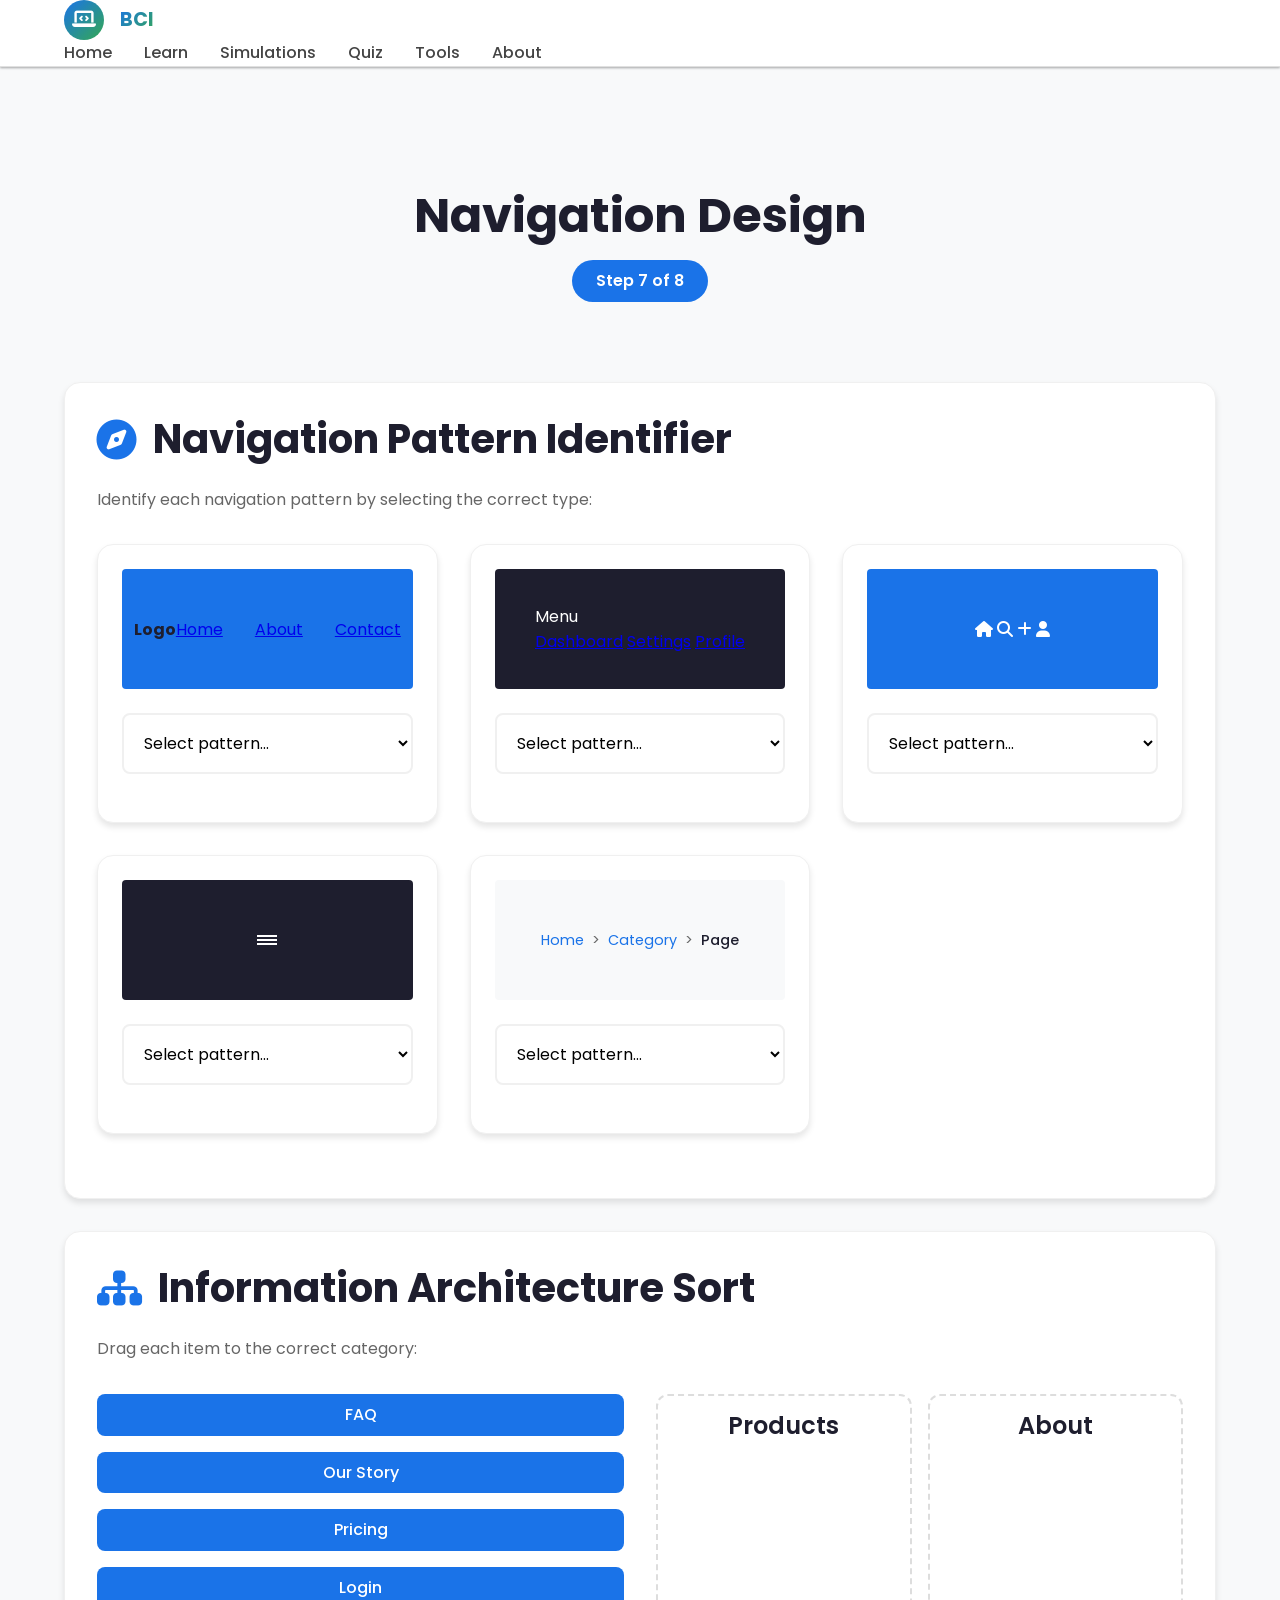
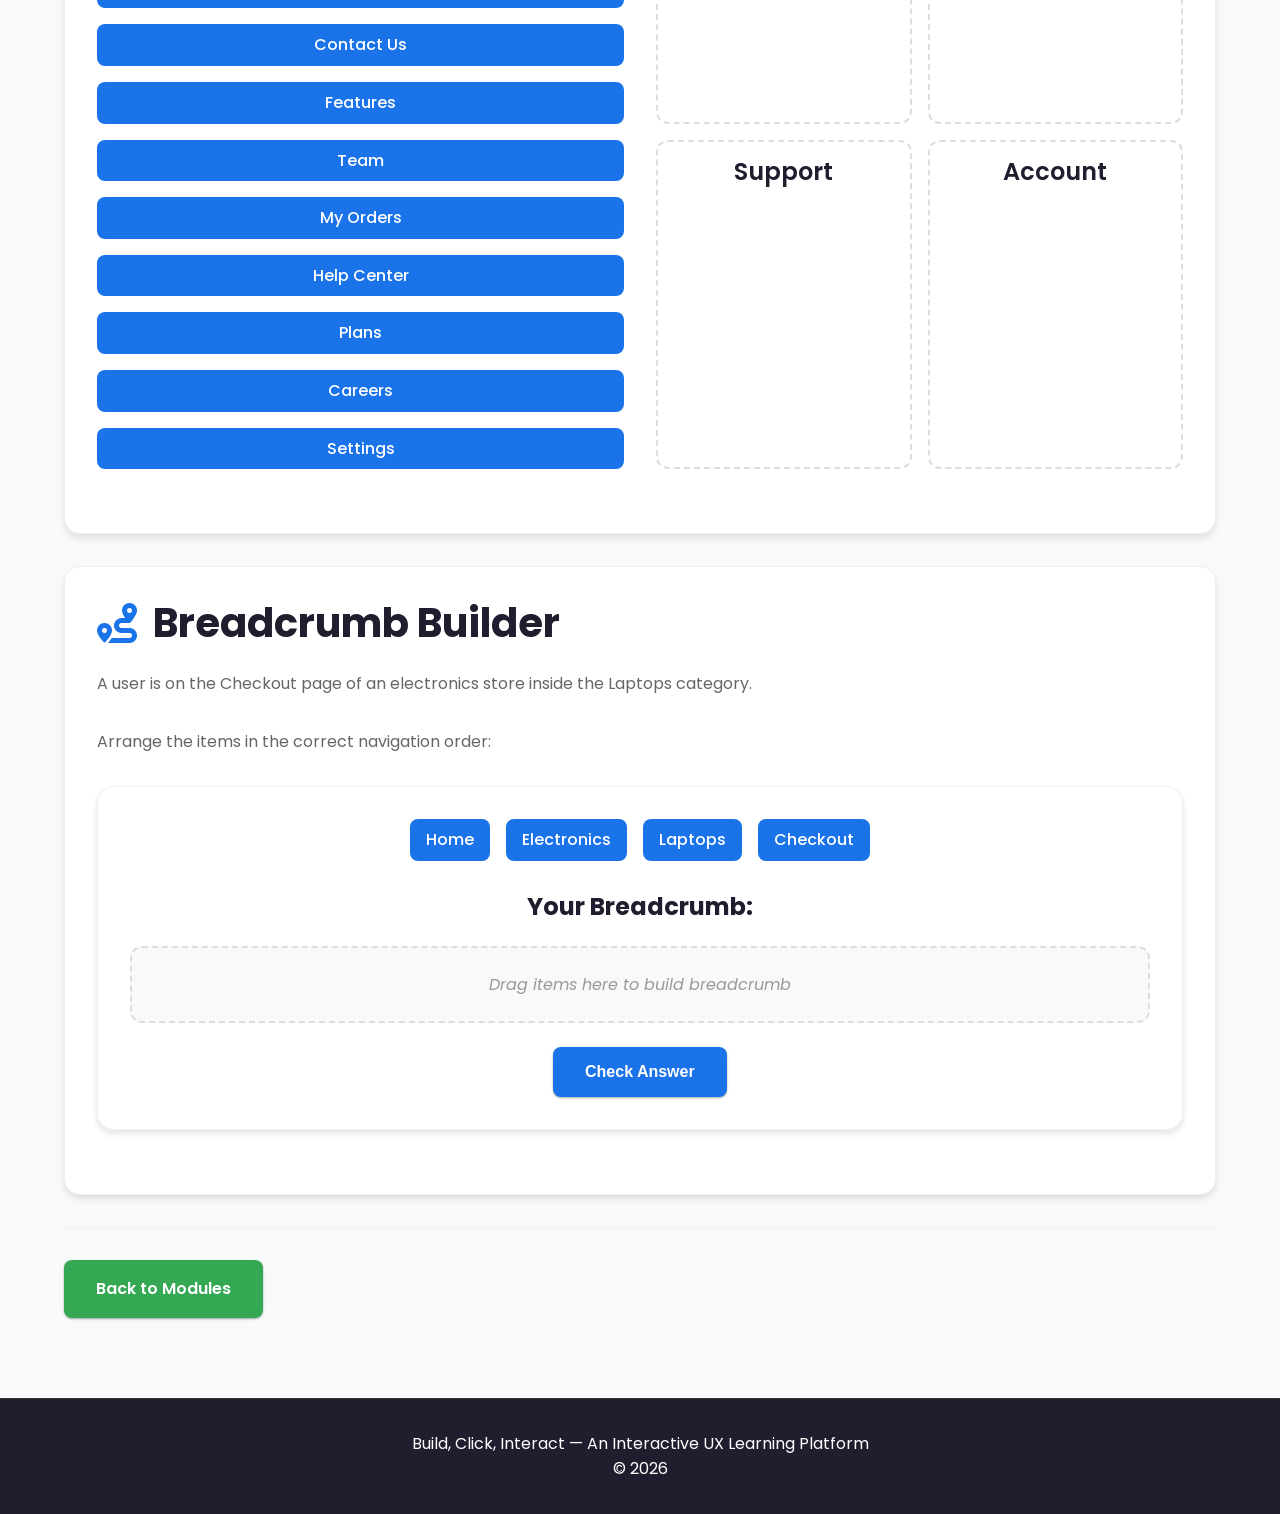
<file: build-click-interact/simulations/navigation.html>
<!DOCTYPE html>
<html lang="en">
<head>
    <meta charset="UTF-8">
    <meta name="viewport" content="width=device-width, initial-scale=1.0">
    <title>Navigation Design - Build, Click, Interact</title>
    <link href="https://fonts.googleapis.com/css2?family=Poppins:wght@300;400;500;600;700&display=swap" rel="stylesheet">
    <link href="https://cdnjs.cloudflare.com/ajax/libs/font-awesome/6.5.0/css/all.min.css" rel="stylesheet">
    <link rel="stylesheet" href="../css/style.css">
</head>
<body>
    <nav class="navbar">
        <div class="container">
            <a href="../index.html" class="nav-logo">
                <i class="fas fa-laptop-code"></i>
                <span>BCI</span>
            </a>
            <ul class="nav-links">
                <li><a href="../index.html" class="nav-link">Home</a></li>
                <li><a href="../modules.html" class="nav-link">Learn</a></li>
                <li><a href="../modules.html" class="nav-link active">Simulations</a></li>
                <li><a href="../quiz.html" class="nav-link">Quiz</a></li>
                <li><a href="../tools.html" class="nav-link">Tools</a></li>
                <li><a href="../about.html" class="nav-link">About</a></li>
            </ul>
            <div class="hamburger">
                <span></span>
                <span></span>
                <span></span>
            </div>
        </div>
    </nav>

    <main class="simulation-page">
        <div class="container">
            <div class="simulation-header">
                <h1>Navigation Design</h1>
                <div class="step-indicator">Step 7 of 8</div>
            </div>

            <!-- ACTIVITY 1 — Navigation Pattern Identifier -->
            <section class="activity-section">
                <h2><i class="fas fa-compass"></i> Navigation Pattern Identifier</h2>
                <p>Identify each navigation pattern by selecting the correct type:</p>
                
                <div class="nav-patterns-grid">
                    <div class="nav-pattern-item">
                        <div class="nav-example top-navbar">
                            <div class="nav-brand">Logo</div>
                            <div class="nav-links">
                                <a href="#">Home</a>
                                <a href="#">About</a>
                                <a href="#">Contact</a>
                            </div>
                        </div>
                        <select class="pattern-select" data-pattern="1">
                            <option value="">Select pattern...</option>
                            <option value="top-navbar">Top Navbar</option>
                            <option value="sidebar">Sidebar</option>
                            <option value="bottom-tabs">Bottom Tabs</option>
                            <option value="hamburger">Hamburger Menu</option>
                            <option value="breadcrumb">Breadcrumb</option>
                        </select>
                        <div class="pattern-feedback" data-pattern="1"></div>
                    </div>

                    <div class="nav-pattern-item">
                        <div class="nav-example sidebar-nav">
                            <div class="sidebar-content">
                                <div class="sidebar-brand">Menu</div>
                                <div class="sidebar-links">
                                    <a href="#">Dashboard</a>
                                    <a href="#">Settings</a>
                                    <a href="#">Profile</a>
                                </div>
                            </div>
                        </div>
                        <select class="pattern-select" data-pattern="2">
                            <option value="">Select pattern...</option>
                            <option value="top-navbar">Top Navbar</option>
                            <option value="sidebar">Sidebar</option>
                            <option value="bottom-tabs">Bottom Tabs</option>
                            <option value="hamburger">Hamburger Menu</option>
                            <option value="breadcrumb">Breadcrumb</option>
                        </select>
                        <div class="pattern-feedback" data-pattern="2"></div>
                    </div>

                    <div class="nav-pattern-item">
                        <div class="nav-example bottom-tabs">
                            <div class="tab-bar">
                                <a href="#" class="tab active"><i class="fas fa-home"></i></a>
                                <a href="#" class="tab"><i class="fas fa-search"></i></a>
                                <a href="#" class="tab"><i class="fas fa-plus"></i></a>
                                <a href="#" class="tab"><i class="fas fa-user"></i></a>
                            </div>
                        </div>
                        <select class="pattern-select" data-pattern="3">
                            <option value="">Select pattern...</option>
                            <option value="top-navbar">Top Navbar</option>
                            <option value="sidebar">Sidebar</option>
                            <option value="bottom-tabs">Bottom Tabs</option>
                            <option value="hamburger">Hamburger Menu</option>
                            <option value="breadcrumb">Breadcrumb</option>
                        </select>
                        <div class="pattern-feedback" data-pattern="3"></div>
                    </div>

                    <div class="nav-pattern-item">
                        <div class="nav-example hamburger-menu">
                            <div class="hamburger-icon">
                                <span></span>
                                <span></span>
                                <span></span>
                            </div>
                        </div>
                        <select class="pattern-select" data-pattern="4">
                            <option value="">Select pattern...</option>
                            <option value="top-navbar">Top Navbar</option>
                            <option value="sidebar">Sidebar</option>
                            <option value="bottom-tabs">Bottom Tabs</option>
                            <option value="hamburger">Hamburger Menu</option>
                            <option value="breadcrumb">Breadcrumb</option>
                        </select>
                        <div class="pattern-feedback" data-pattern="4"></div>
                    </div>

                    <div class="nav-pattern-item">
                        <div class="nav-example breadcrumb-nav">
                            <div class="breadcrumb">
                                <a href="#">Home</a>
                                <span class="separator">></span>
                                <a href="#">Category</a>
                                <span class="separator">></span>
                                <span class="current">Page</span>
                            </div>
                        </div>
                        <select class="pattern-select" data-pattern="5">
                            <option value="">Select pattern...</option>
                            <option value="top-navbar">Top Navbar</option>
                            <option value="sidebar">Sidebar</option>
                            <option value="bottom-tabs">Bottom Tabs</option>
                            <option value="hamburger">Hamburger Menu</option>
                            <option value="breadcrumb">Breadcrumb</option>
                        </select>
                        <div class="pattern-feedback" data-pattern="5"></div>
                    </div>
                </div>

                <div id="pattern-score" class="score-display" style="display: none;">
                    <h3>Pattern Identification Score: <span id="pattern-score-value">0</span>/5</h3>
                    <div class="pattern-usage">
                        <h4>When to use each pattern:</h4>
                        <ul>
                            <li><strong>Top Navbar:</strong> Best for desktop sites with 5-7 main sections</li>
                            <li><strong>Sidebar:</strong> Great for dashboards and complex applications</li>
                            <li><strong>Bottom Tabs:</strong> Perfect for mobile apps with 3-5 main areas</li>
                            <li><strong>Hamburger Menu:</strong> Use when screen space is limited</li>
                            <li><strong>Breadcrumb:</strong> Shows user's location in deep hierarchies</li>
                        </ul>
                    </div>
                </div>
            </section>

            <!-- ACTIVITY 2 — Information Architecture Sort -->
            <section class="activity-section">
                <h2><i class="fas fa-sitemap"></i> Information Architecture Sort</h2>
                <p>Drag each item to the correct category:</p>
                
                <div class="ia-sort-game">
                    <div class="draggable-items">
                        <div class="draggable-label" draggable="true" data-item="faq">FAQ</div>
                        <div class="draggable-label" draggable="true" data-item="story">Our Story</div>
                        <div class="draggable-label" draggable="true" data-item="pricing">Pricing</div>
                        <div class="draggable-label" draggable="true" data-item="login">Login</div>
                        <div class="draggable-label" draggable="true" data-item="contact">Contact Us</div>
                        <div class="draggable-label" draggable="true" data-item="features">Features</div>
                        <div class="draggable-label" draggable="true" data-item="team">Team</div>
                        <div class="draggable-label" draggable="true" data-item="orders">My Orders</div>
                        <div class="draggable-label" draggable="true" data-item="help">Help Center</div>
                        <div class="draggable-label" draggable="true" data-item="plans">Plans</div>
                        <div class="draggable-label" draggable="true" data-item="careers">Careers</div>
                        <div class="draggable-label" draggable="true" data-item="settings">Settings</div>
                    </div>
                    
                    <div class="drop-buckets">
                        <div class="bucket" data-category="products">
                            <h4>Products</h4>
                            <div class="bucket-content"></div>
                        </div>
                        <div class="bucket" data-category="about">
                            <h4>About</h4>
                            <div class="bucket-content"></div>
                        </div>
                        <div class="bucket" data-category="support">
                            <h4>Support</h4>
                            <div class="bucket-content"></div>
                        </div>
                        <div class="bucket" data-category="account">
                            <h4>Account</h4>
                            <div class="bucket-content"></div>
                        </div>
                    </div>
                </div>

                <div id="ia-feedback" class="feedback-message" style="display: none;"></div>
            </section>

            <!-- ACTIVITY 3 — Breadcrumb Builder -->
            <section class="activity-section">
                <h2><i class="fas fa-route"></i> Breadcrumb Builder</h2>
                <p>A user is on the Checkout page of an electronics store inside the Laptops category.</p>
                <p>Arrange the items in the correct navigation order:</p>
                
                <div class="breadcrumb-builder">
                    <div class="breadcrumb-items" id="breadcrumb-items">
                        <div class="breadcrumb-item" draggable="true" data-item="home">Home</div>
                        <div class="breadcrumb-item" draggable="true" data-item="electronics">Electronics</div>
                        <div class="breadcrumb-item" draggable="true" data-item="laptops">Laptops</div>
                        <div class="breadcrumb-item" draggable="true" data-item="checkout">Checkout</div>
                    </div>
                    
                    <div class="breadcrumb-result">
                        <h4>Your Breadcrumb:</h4>
                        <div class="breadcrumb-display" id="breadcrumb-display">
                            <span class="empty">Drag items here to build breadcrumb</span>
                        </div>
                        <button class="btn btn-primary" id="check-breadcrumb">Check Answer</button>
                    </div>
                </div>

                <div id="breadcrumb-feedback" class="feedback-message" style="display: none;"></div>
            </section>

            <div class="navigation-buttons">
                <a href="mental-models.html" class="btn btn-primary" id="next-btn" style="display: none;">Next: Mental Models</a>
                <a href="../modules.html" class="btn btn-secondary">Back to Modules</a>
            </div>
        </div>
    </main>

    <footer class="footer">
        <div class="container">
            <p>Build, Click, Interact — An Interactive UX Learning Platform</p>
            <p>&copy; 2026</p>
        </div>
    </footer>

    <script src="../js/main.js"></script>
    <script src="../js/progress.js"></script>
    <script>
        // Navigation Pattern Identifier Logic
        const correctPatterns = {
            1: 'top-navbar',
            2: 'sidebar',
            3: 'bottom-tabs',
            4: 'hamburger',
            5: 'breadcrumb'
        };

        let patternScore = 0;
        let patternsCompleted = 0;

        document.querySelectorAll('.pattern-select').forEach(select => {
            select.addEventListener('change', function() {
                const patternNum = parseInt(this.dataset.pattern);
                const selectedValue = this.value;
                const feedbackDiv = document.querySelector(`.pattern-feedback[data-pattern="${patternNum}"]`);
                
                if (selectedValue === correctPatterns[patternNum]) {
                    feedbackDiv.innerHTML = '<i class="fas fa-check"></i> Correct!';
                    feedbackDiv.className = 'pattern-feedback correct';
                    patternScore++;
                } else {
                    feedbackDiv.innerHTML = '<i class="fas fa-times"></i> Try again';
                    feedbackDiv.className = 'pattern-feedback incorrect';
                }
                
                patternsCompleted++;
                this.disabled = true;
                
                if (patternsCompleted === 5) {
                    document.getElementById('pattern-score-value').textContent = patternScore;
                    document.getElementById('pattern-score').style.display = 'block';
                }
            });
        });

        // Information Architecture Sort Logic
        const correctCategories = {
            'faq': 'support',
            'story': 'about',
            'pricing': 'products',
            'login': 'account',
            'contact': 'support',
            'features': 'products',
            'team': 'about',
            'orders': 'account',
            'help': 'support',
            'plans': 'products',
            'careers': 'about',
            'settings': 'account'
        };

        let iaDraggedElement = null;

        document.querySelectorAll('.draggable-label').forEach(label => {
            label.addEventListener('dragstart', function(e) {
                iaDraggedElement = this;
                this.style.opacity = '0.5';
            });

            label.addEventListener('dragend', function(e) {
                this.style.opacity = '';
            });
        });

        document.querySelectorAll('.bucket').forEach(bucket => {
            bucket.addEventListener('dragover', function(e) {
                e.preventDefault();
                this.classList.add('bucket-hover');
            });

            bucket.addEventListener('dragleave', function(e) {
                this.classList.remove('bucket-hover');
            });

            bucket.addEventListener('drop', function(e) {
                e.preventDefault();
                this.classList.remove('bucket-hover');
                
                if (iaDraggedElement) {
                    const item = iaDraggedElement.dataset.item;
                    const category = this.dataset.category;
                    const bucketContent = this.querySelector('.bucket-content');
                    const feedback = document.getElementById('ia-feedback');
                    
                    if (correctCategories[item] === category) {
                        bucketContent.appendChild(iaDraggedElement);
                        iaDraggedElement.classList.add('correct-placement');
                        feedback.textContent = 'Correct placement!';
                        feedback.className = 'feedback-message success';
                    } else {
                        feedback.textContent = 'This item belongs in a different category.';
                        feedback.className = 'feedback-message error';
                    }
                    
                    feedback.style.display = 'block';
                    setTimeout(() => {
                        feedback.style.display = 'none';
                    }, 2000);
                }
            });
        });

        // Breadcrumb Builder Logic
        const breadcrumbItems = document.getElementById('breadcrumb-items');
        const breadcrumbDisplay = document.getElementById('breadcrumb-display');
        let breadcrumbDraggedElement = null;

        document.querySelectorAll('.breadcrumb-item').forEach(item => {
            item.addEventListener('dragstart', function(e) {
                breadcrumbDraggedElement = this;
                this.style.opacity = '0.5';
            });

            item.addEventListener('dragend', function(e) {
                this.style.opacity = '';
            });
        });

        breadcrumbDisplay.addEventListener('dragover', function(e) {
            e.preventDefault();
            this.classList.add('drag-over');
        });

        breadcrumbDisplay.addEventListener('dragleave', function(e) {
            this.classList.remove('drag-over');
        });

        breadcrumbDisplay.addEventListener('drop', function(e) {
            e.preventDefault();
            this.classList.remove('drag-over');
            
            if (breadcrumbDraggedElement) {
                if (this.querySelector('.empty')) {
                    this.innerHTML = '';
                }
                this.appendChild(breadcrumbDraggedElement);
                breadcrumbDraggedElement.classList.add('in-breadcrumb');
            }
        });

        document.getElementById('check-breadcrumb').addEventListener('click', function() {
            const items = breadcrumbDisplay.querySelectorAll('.breadcrumb-item');
            const order = Array.from(items).map(item => item.dataset.item);
            const correctOrder = ['home', 'electronics', 'laptops', 'checkout'];
            const feedback = document.getElementById('breadcrumb-feedback');
            
            if (JSON.stringify(order) === JSON.stringify(correctOrder)) {
                feedback.textContent = 'Perfect! Home > Electronics > Laptops > Checkout is the correct breadcrumb structure.';
                feedback.className = 'feedback-message success';
            } else {
                feedback.textContent = 'Not quite right. Remember: Start broad (Home) and get more specific (Checkout).';
                feedback.className = 'feedback-message error';
            }
            
            feedback.style.display = 'block';
        });

        // Check if all activities are completed
        let activitiesCompleted = {
            patterns: false,
            iaSort: false,
            breadcrumb: false
        };

        // Mark activities as completed
        const checkPatternComplete = setInterval(() => {
            if (patternsCompleted === 5) {
                activitiesCompleted.patterns = true;
                clearInterval(checkPatternComplete);
                checkAllActivitiesCompleted();
            }
        }, 1000);

        document.querySelectorAll('.bucket').forEach(bucket => {
            bucket.addEventListener('drop', function() {
                activitiesCompleted.iaSort = true;
                checkAllActivitiesCompleted();
            });
        });

        document.getElementById('check-breadcrumb').addEventListener('click', function() {
            activitiesCompleted.breadcrumb = true;
            checkAllActivitiesCompleted();
        });

        function checkAllActivitiesCompleted() {
            if (activitiesCompleted.patterns && activitiesCompleted.iaSort && activitiesCompleted.breadcrumb) {
                localStorage.setItem('module_navigation_complete', 'true');
                document.getElementById('next-btn').style.display = 'inline-block';
            }
        }
    </script>
</body>
</html>
</file>
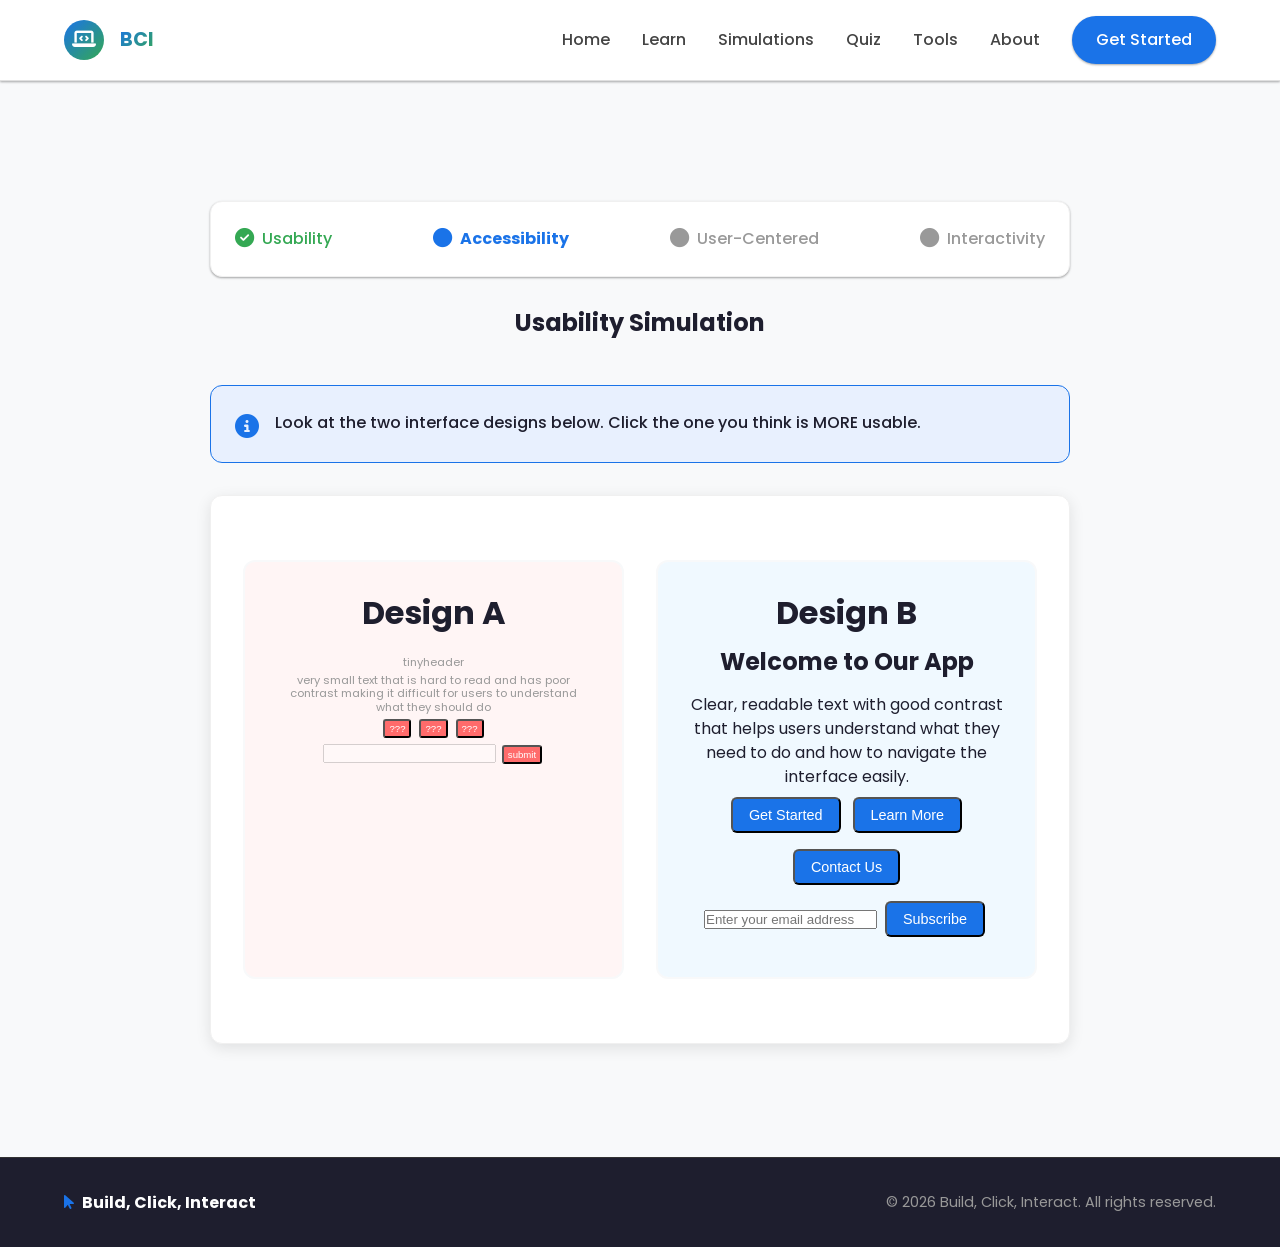
<file: build-click-interact/simulations/usability.html>
<!DOCTYPE html>
<html lang="en">
<head>
    <meta charset="UTF-8">
    <meta name="viewport" content="width=device-width, initial-scale=1.0">
    <title>Usability Simulation - Build, Click, Interact</title>
    <link rel="stylesheet" href="../css/style.css">
    <link rel="stylesheet" href="https://cdnjs.cloudflare.com/ajax/libs/font-awesome/6.5.0/css/all.min.css">
    <link rel="preconnect" href="https://fonts.googleapis.com">
    <link rel="preconnect" href="https://fonts.gstatic.com" crossorigin>
    <link href="https://fonts.googleapis.com/css2?family=Poppins:wght@300;400;500;600;700&display=swap" rel="stylesheet">
</head>
<body>
    <!-- Navigation -->
    <nav class="navbar">
        <div class="nav-container">
            <a href="../index.html" class="nav-logo">
                <i class="fas fa-laptop-code"></i>
                <span>BCI</span>
            </a>
            <ul class="nav-links">
                <li><a href="../index.html" class="nav-link">Home</a></li>
                <li><a href="../modules.html" class="nav-link active">Learn</a></li>
                <li><a href="../modules.html#simulations" class="nav-link">Simulations</a></li>
                <li><a href="../quiz.html" class="nav-link">Quiz</a></li>
                <li><a href="../tools.html" class="nav-link">Tools</a></li>
                <li><a href="../about.html" class="nav-link">About</a></li>
                <li><a href="../modules.html" class="nav-get-started btn btn-primary btn-pill">Get Started</a></li>
            </ul>
            <div class="hamburger">
                <span></span>
                <span></span>
                <span></span>
            </div>
        </div>
    </nav>

    <!-- Simulation Content -->
    <main class="simulation-page">
        <div class="simulation-container">
            <!-- Progress Indicator -->
            <div class="simulation-progress fade-in">
                <div class="progress-step completed">
                    <i class="fas fa-check-circle"></i>
                    <span>Usability</span>
                </div>
                <div class="progress-step active">
                    <i class="fas fa-circle"></i>
                    <span>Accessibility</span>
                </div>
                <div class="progress-step">
                    <i class="fas fa-circle"></i>
                    <span>User-Centered</span>
                </div>
                <div class="progress-step">
                    <i class="fas fa-circle"></i>
                    <span>Interactivity</span>
                </div>
            </div>

            <!-- Header -->
            <div class="simulation-header fade-in">
                <h1 class="simulation-title">Usability Simulation</h1>
            </div>

            <!-- Instruction Box -->
            <div class="instruction-box fade-in">
                <i class="fas fa-info-circle"></i>
                <p>Look at the two interface designs below. Click the one you think is MORE usable.</p>
            </div>

            <!-- Simulation Content -->
            <div class="simulation-content fade-in">
                <div class="usability-comparison">
                    <!-- Design A (Bad Design) -->
                    <div class="design-box design-bad" data-design="A">
                        <h3>Design A</h3>
                        <div class="mockup-interface">
                            <div class="mockup-header">
                                <span class="mockup-text">tinyheader</span>
                            </div>
                            <div class="mockup-content">
                                <p class="mockup-text">very small text that is hard to read and has poor contrast making it difficult for users to understand what they should do</p>
                                <div class="mockup-buttons">
                                    <button class="mockup-button">???</button>
                                    <button class="mockup-button">???</button>
                                    <button class="mockup-button">???</button>
                                </div>
                                <div class="mockup-form">
                                    <input class="mockup-input" placeholder="" style="opacity: 0.3;">
                                    <button class="mockup-button">submit</button>
                                </div>
                            </div>
                        </div>
                    </div>

                    <!-- Design B (Good Design) -->
                    <div class="design-box design-good" data-design="B">
                        <h3>Design B</h3>
                        <div class="mockup-interface">
                            <div class="mockup-header">
                                <h4 class="mockup-title">Welcome to Our App</h4>
                            </div>
                            <div class="mockup-content">
                                <p class="mockup-text">Clear, readable text with good contrast that helps users understand what they need to do and how to navigate the interface easily.</p>
                                <div class="mockup-buttons">
                                    <button class="mockup-button">Get Started</button>
                                    <button class="mockup-button">Learn More</button>
                                    <button class="mockup-button">Contact Us</button>
                                </div>
                                <div class="mockup-form">
                                    <input class="mockup-input" placeholder="Enter your email address">
                                    <button class="mockup-button">Subscribe</button>
                                </div>
                            </div>
                        </div>
                    </div>
                </div>

                <!-- Feedback Container -->
                <div class="feedback-container"></div>
            </div>
        </div>
    </main>

    <!-- Footer -->
    <footer class="footer">
        <div class="footer-content">
            <a href="../index.html" class="footer-logo">
                <i class="fas fa-mouse-pointer"></i>
                <span>Build, Click, Interact</span>
            </a>
            <div class="footer-copyright">
                <p>&copy; 2026 Build, Click, Interact. All rights reserved.</p>
            </div>
        </div>
    </footer>

    <script src="../js/main.js"></script>
</body>
</html>
</file>
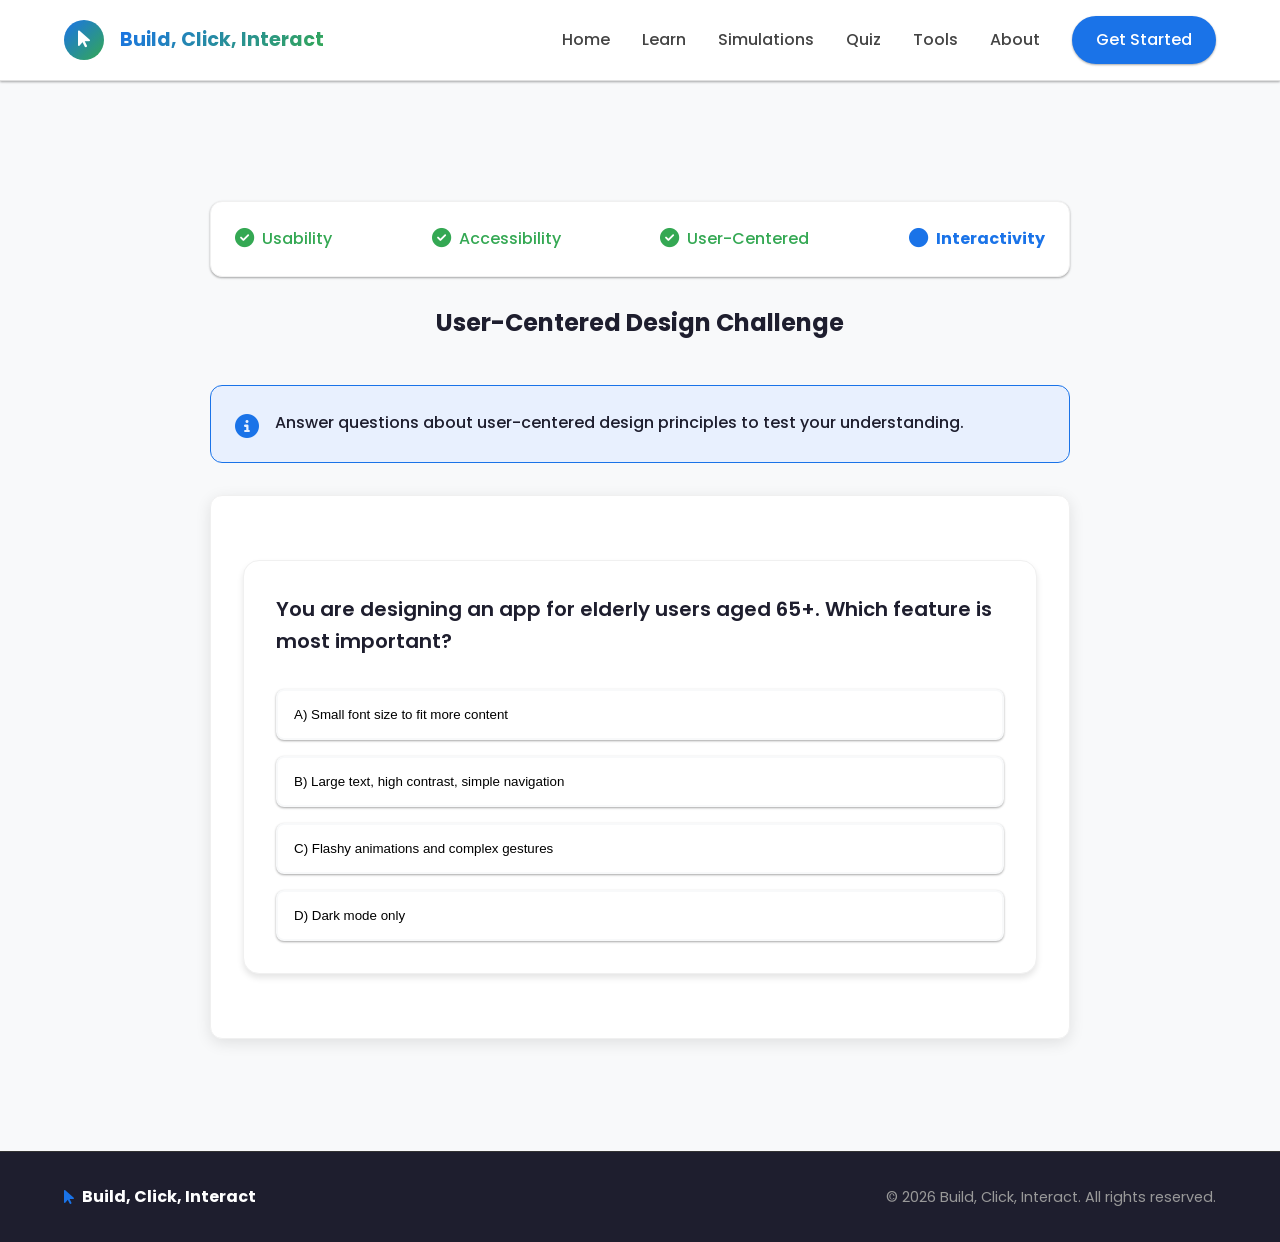
<file: build-click-interact/simulations/user-centered.html>
<!DOCTYPE html>
<html lang="en">
<head>
    <meta charset="UTF-8">
    <meta name="viewport" content="width=device-width, initial-scale=1.0">
    <title>User-Centered Design Challenge - Build, Click, Interact</title>
    <link rel="stylesheet" href="../css/style.css">
    <link rel="stylesheet" href="https://cdnjs.cloudflare.com/ajax/libs/font-awesome/6.5.0/css/all.min.css">
    <link rel="preconnect" href="https://fonts.googleapis.com">
    <link rel="preconnect" href="https://fonts.gstatic.com" crossorigin>
    <link href="https://fonts.googleapis.com/css2?family=Poppins:wght@300;400;500;600;700&display=swap" rel="stylesheet">
</head>
<body>
    <!-- Navigation -->
    <nav class="navbar">
        <div class="nav-container">
            <a href="../index.html" class="nav-logo">
                <i class="fas fa-mouse-pointer"></i>
                <span>Build, Click, Interact</span>
            </a>
            <ul class="nav-links">
                <li><a href="../index.html" class="nav-link">Home</a></li>
                <li><a href="../modules.html" class="nav-link active">Learn</a></li>
                <li><a href="../modules.html#simulations" class="nav-link">Simulations</a></li>
                <li><a href="../quiz.html" class="nav-link">Quiz</a></li>
                <li><a href="../tools.html" class="nav-link">Tools</a></li>
                <li><a href="../about.html" class="nav-link">About</a></li>
                <li><a href="../modules.html" class="nav-get-started btn btn-primary btn-pill">Get Started</a></li>
            </ul>
            <div class="hamburger">
                <span></span>
                <span></span>
                <span></span>
            </div>
        </div>
    </nav>

    <!-- Simulation Content -->
    <main class="simulation-page">
        <div class="simulation-container">
            <!-- Progress Indicator -->
            <div class="simulation-progress fade-in">
                <div class="progress-step completed">
                    <i class="fas fa-check-circle"></i>
                    <span>Usability</span>
                </div>
                <div class="progress-step completed">
                    <i class="fas fa-check-circle"></i>
                    <span>Accessibility</span>
                </div>
                <div class="progress-step completed">
                    <i class="fas fa-check-circle"></i>
                    <span>User-Centered</span>
                </div>
                <div class="progress-step active">
                    <i class="fas fa-circle"></i>
                    <span>Interactivity</span>
                </div>
            </div>

            <!-- Header -->
            <div class="simulation-header fade-in">
                <h1 class="simulation-title">User-Centered Design Challenge</h1>
            </div>

            <!-- Instruction Box -->
            <div class="instruction-box fade-in">
                <i class="fas fa-info-circle"></i>
                <p>Answer questions about user-centered design principles to test your understanding.</p>
            </div>

            <!-- Simulation Content -->
            <div class="simulation-content fade-in">
                <!-- Question Container -->
                <div class="question-container">
                    <!-- Questions will be dynamically loaded here by JavaScript -->
                </div>

                <!-- Score Display -->
                <div class="score-display" style="display: none;">
                    <h3>Your Results</h3>
                    <div class="score-box">
                        <p>You got <span id="score-number">0</span> out of 3 correct!</p>
                        <div id="wrong-answers"></div>
                    </div>
                </div>
            </div>
        </div>
    </main>

    <!-- Footer -->
    <footer class="footer">
        <div class="footer-content">
            <a href="../index.html" class="footer-logo">
                <i class="fas fa-mouse-pointer"></i>
                <span>Build, Click, Interact</span>
            </a>
            <div class="footer-copyright">
                <p>&copy; 2026 Build, Click, Interact. All rights reserved.</p>
            </div>
        </div>
    </footer>

    <script src="../js/main.js"></script>
</body>
</html>
</file>
<file: build-click-interact/css/style.css>
/* Professional Design System - Material Design Inspired */
:root {
    /* Colors */
    --primary: #1A73E8;
    --secondary: #34A853;
    --accent: #FBBC04;
    --dark: #1E1E2E;
    --light: #F8F9FA;
    --white: #FFFFFF;
    --error: #EA4335;
    --success: #34A853;
    --warning: #FBBC04;
    --card-shadow: rgba(0, 0, 0, 0.08);
    
    /* Spacing Scale */
    --spacing-xs: 4px;
    --spacing-sm: 8px;
    --spacing-md: 16px;
    --spacing-lg: 24px;
    --spacing-xl: 32px;
    --spacing-xxl: 48px;
    
    /* Typography */
    --font-family: 'Poppins', sans-serif;
    --font-weight-light: 300;
    --font-weight-regular: 400;
    --font-weight-medium: 500;
    --font-weight-semibold: 600;
    --font-weight-bold: 700;
    
    /* Shadows */
    --shadow-sm: 0 1px 3px rgba(0, 0, 0, 0.12), 0 1px 2px rgba(0, 0, 0, 0.24);
    --shadow-md: 0 4px 6px rgba(0, 0, 0, 0.1);
    --shadow-lg: 0 10px 20px rgba(0, 0, 0, 0.15);
    --shadow-xl: 0 15px 25px rgba(0, 0, 0, 0.2);
    
    /* Transitions */
    --transition-fast: 0.15s ease;
    --transition-normal: 0.3s ease;
    --transition-slow: 0.5s ease;
}

/* Base Styles */
* {
    margin: 0;
    padding: 0;
    box-sizing: border-box;
}

body {
    font-family: var(--font-family);
    font-size: 16px;
    font-weight: var(--font-weight-regular);
    line-height: 1.6;
    color: #444;
    background-color: var(--light);
    overflow-x: hidden;
}

.container {
    max-width: 1200px;
    margin: 0 auto;
    padding: 0 var(--spacing-lg);
}

/* Typography */
h1, h2, h3, h4, h5, h6 {
    font-weight: var(--font-weight-bold);
    line-height: 1.2;
    margin-bottom: var(--spacing-md);
    color: var(--dark);
}

h1 { font-size: 3rem; }
h2 { font-size: 2.5rem; }
h3 { font-size: 2rem; }
h4 { font-size: 1.5rem; }
h5 { font-size: 1.25rem; }
h6 { font-size: 1rem; }

.section-title {
    text-align: center;
    font-size: 2.5rem;
    margin-bottom: var(--spacing-xxl);
    color: var(--dark);
    font-weight: var(--font-weight-bold);
}

.subtitle {
    font-size: 1.25rem;
    color: #666;
    margin-bottom: var(--spacing-xl);
    text-align: center;
    font-weight: var(--font-weight-regular);
}

/* Professional Buttons */
.btn {
    display: inline-flex;
    align-items: center;
    justify-content: center;
    padding: var(--spacing-md) var(--spacing-xl);
    border-radius: 8px;
    text-decoration: none;
    font-weight: var(--font-weight-semibold);
    font-size: 16px;
    transition: all var(--transition-normal);
    border: none;
    cursor: pointer;
    text-align: center;
    gap: var(--spacing-sm);
    min-height: 48px;
}

.btn-primary {
    background-color: var(--primary);
    color: var(--white);
    box-shadow: var(--shadow-sm);
}

.btn-primary:hover {
    background-color: #1557B0;
    transform: translateY(-2px);
    box-shadow: var(--shadow-lg);
}

.btn-secondary {
    background-color: var(--secondary);
    color: var(--white);
    box-shadow: var(--shadow-sm);
}

.btn-secondary:hover {
    background-color: #2D8F47;
    transform: translateY(-2px);
    box-shadow: var(--shadow-lg);
}

.btn-outline {
    background-color: transparent;
    color: var(--primary);
    border: 2px solid var(--primary);
}

.btn-outline:hover {
    background-color: var(--primary);
    color: var(--white);
    transform: translateY(-2px);
    box-shadow: var(--shadow-md);
}

.btn-light {
    background-color: var(--white);
    color: var(--primary);
    border: 2px solid var(--primary);
}

.btn-light:hover {
    background-color: var(--primary);
    color: var(--white);
    transform: translateY(-2px);
    box-shadow: var(--shadow-md);
}

.btn-text {
    background-color: transparent;
    color: var(--primary);
    padding: var(--spacing-sm) var(--spacing-md);
    text-decoration: none;
    font-weight: var(--font-weight-medium);
    transition: all var(--transition-fast);
}

.btn-text:hover {
    color: #1557B0;
    text-decoration: underline;
}

.btn-pill {
    border-radius: 24px;
}

/* Professional Navigation */
.navbar {
    position: sticky;
    top: 0;
    background-color: var(--white);
    border-bottom: 1px solid #e0e0e0;
    z-index: 1000;
    transition: all var(--transition-normal);
    box-shadow: var(--shadow-sm);
}

.navbar.scrolled {
    box-shadow: var(--shadow-md);
}

.nav-container {
    display: flex;
    justify-content: space-between;
    align-items: center;
    padding: var(--spacing-md) var(--spacing-lg);
    max-width: 1200px;
    margin: 0 auto;
}

.nav-logo {
    display: flex;
    align-items: center;
    font-size: 1.25rem;
    font-weight: var(--font-weight-bold);
    color: var(--dark);
    text-decoration: none;
    transition: color var(--transition-fast);
}

.nav-logo:hover {
    color: var(--primary);
}

.nav-logo i {
    margin-right: var(--spacing-sm);
    color: var(--primary);
    font-size: 1.5rem;
}

.nav-links {
    display: flex;
    list-style: none;
    gap: var(--spacing-xl);
    align-items: center;
}

.nav-link {
    text-decoration: none;
    color: #444444 !important;
    font-weight: var(--font-weight-medium);
    transition: all var(--transition-fast);
    position: relative;
    padding: var(--spacing-sm) 0;
}

.nav-link::after {
    content: '';
    position: absolute;
    bottom: 0;
    left: 0;
    width: 0;
    height: 2px;
    background-color: var(--primary);
    transition: width var(--transition-normal);
}

.nav-link:hover,
.nav-link.active {
    color: var(--primary);
}

.nav-link:visited {
    color: #444444 !important;
}

.nav-link:hover::after,
.nav-link.active::after {
    width: 100%;
}

.nav-get-started {
    background-color: var(--primary);
    color: var(--white);
    padding: var(--spacing-sm) var(--spacing-lg);
    border-radius: 24px;
    text-decoration: none;
    font-weight: var(--font-weight-medium);
    transition: all var(--transition-normal);
    box-shadow: var(--shadow-sm);
}

.nav-get-started:hover {
    background-color: #1557B0;
    transform: translateY(-1px);
    box-shadow: var(--shadow-md);
}

.hamburger {
    display: none;
    flex-direction: column;
    cursor: pointer;
    padding: var(--spacing-sm);
}

.hamburger span {
    width: 25px;
    height: 3px;
    background-color: var(--dark);
    margin: 3px 0;
    transition: all var(--transition-normal);
    border-radius: 3px;
}

.hamburger.active span:nth-child(1) {
    transform: rotate(-45deg) translate(-5px, 6px);
}

.hamburger.active span:nth-child(2) {
    opacity: 0;
}

.hamburger.active span:nth-child(3) {
    transform: rotate(45deg) translate(-5px, -6px);
}

/* Professional Hero Section */
.hero {
    position: relative;
    min-height: 100vh;
    display: flex;
    align-items: center;
    justify-content: center;
    background: linear-gradient(135deg, #1a237e 0%, var(--primary) 100%);
    color: var(--white);
    overflow: hidden;
}

.hero-background {
    position: absolute;
    top: 0;
    left: 0;
    width: 100%;
    height: 100%;
    z-index: 1;
}

.floating-shape {
    position: absolute;
    border-radius: 50%;
    background: rgba(255, 255, 255, 0.05);
    animation: float 8s ease-in-out infinite;
}

.shape-1 {
    width: 100px;
    height: 100px;
    top: 15%;
    left: 10%;
    animation-delay: 0s;
}

.shape-2 {
    width: 150px;
    height: 150px;
    top: 65%;
    right: 10%;
    animation-delay: 3s;
}

.shape-3 {
    width: 80px;
    height: 80px;
    bottom: 15%;
    left: 25%;
    animation-delay: 6s;
}

@keyframes float {
    0%, 100% {
        transform: translateY(0px) rotate(0deg);
    }
    50% {
        transform: translateY(-30px) rotate(180deg);
    }
}

.hero-content {
    text-align: center;
    z-index: 2;
    padding: 0 var(--spacing-lg);
    max-width: 900px;
}

.hero-title {
    font-size: 3.5rem;
    font-weight: var(--font-weight-bold);
    margin-bottom: var(--spacing-xl);
    line-height: 1.2;
    animation: fadeInUp 1s ease-out;
}

.hero-subtitle {
    font-size: 1.25rem;
    margin-bottom: var(--spacing-xxl);
    opacity: 0.9;
    font-weight: var(--font-weight-regular);
    animation: fadeInUp 1s ease-out 0.2s both;
    max-width: 600px;
    margin-left: auto;
    margin-right: auto;
}

.hero-buttons {
    display: flex;
    gap: var(--spacing-lg);
    justify-content: center;
    flex-wrap: wrap;
    animation: fadeInUp 1s ease-out 0.4s both;
}

.hero-mockup {
    margin-top: var(--spacing-xxl);
    max-width: 800px;
    margin-left: auto;
    margin-right: auto;
    animation: fadeInUp 1s ease-out 0.6s both;
}

.browser-mockup {
    background: var(--white);
    border-radius: 12px;
    box-shadow: var(--shadow-xl);
    overflow: hidden;
    max-width: 100%;
}

.browser-header {
    background: #f5f5f5;
    padding: var(--spacing-sm);
    display: flex;
    align-items: center;
    gap: var(--spacing-sm);
    border-bottom: 1px solid #e0e0e0;
}

.browser-dots {
    display: flex;
    gap: var(--spacing-xs);
}

.browser-dot {
    width: 12px;
    height: 12px;
    border-radius: 50%;
}

.browser-dot.red { background: #ff5f56; }
.browser-dot.yellow { background: #ffbd2e; }
.browser-dot.green { background: #27c93f; }

.browser-url {
    flex: 1;
    background: var(--white);
    border: 1px solid #ddd;
    border-radius: 4px;
    padding: var(--spacing-xs) var(--spacing-sm);
    font-size: 0.875rem;
    color: #666;
}

.browser-content {
    padding: var(--spacing-xl);
    background: var(--light);
    min-height: 200px;
}

@keyframes fadeInUp {
    from {
        opacity: 0;
        transform: translateY(40px);
    }
    to {
        opacity: 1;
        transform: translateY(0);
    }
}

/* Professional Features Section */
.features {
    padding: var(--spacing-xxl) 0;
    background-color: var(--white);
}

.features-grid {
    display: grid;
    grid-template-columns: repeat(auto-fit, minmax(350px, 1fr));
    gap: var(--spacing-xl);
}

.feature-card {
    text-align: center;
    padding: var(--spacing-xl);
    border-radius: 16px;
    background-color: var(--white);
    box-shadow: var(--shadow-md);
    transition: all var(--transition-normal);
    border: 1px solid #f0f0f0;
}

.feature-card:hover {
    transform: translateY(-8px);
    box-shadow: var(--shadow-xl);
}

.feature-icon-circle {
    width: 80px;
    height: 80px;
    border-radius: 50%;
    background-color: var(--primary);
    display: flex;
    align-items: center;
    justify-content: center;
    margin: 0 auto var(--spacing-lg);
    transition: all var(--transition-normal);
}

.feature-card:hover .feature-icon-circle {
    background-color: #1557B0;
    transform: scale(1.1);
}

.feature-icon-circle i {
    font-size: 2rem;
    color: var(--white);
}

.feature-card h3 {
    color: var(--dark);
    margin-bottom: var(--spacing-md);
    font-size: 1.5rem;
    font-weight: var(--font-weight-bold);
}

.feature-card p {
    color: #666;
    line-height: 1.6;
    font-size: 1rem;
}

/* Professional How It Works Section */
.how-it-works {
    padding: var(--spacing-xxl) 0;
    background-color: var(--light);
}

.steps-container {
    position: relative;
    max-width: 1000px;
    margin: 0 auto;
}

.steps-grid {
    display: grid;
    grid-template-columns: repeat(auto-fit, minmax(250px, 1fr));
    gap: var(--spacing-xl);
    position: relative;
}

.steps-grid::before {
    content: '';
    position: absolute;
    top: 50%;
    left: 10%;
    right: 10%;
    height: 2px;
    background: linear-gradient(90deg, var(--primary), var(--secondary));
    z-index: 1;
    transform: translateY(-50%);
}

.step-card {
    text-align: center;
    padding: var(--spacing-xl);
    border-radius: 16px;
    background-color: var(--white);
    box-shadow: var(--shadow-md);
    transition: all var(--transition-normal);
    position: relative;
    z-index: 2;
}

.step-card:hover {
    transform: translateY(-8px);
    box-shadow: var(--shadow-xl);
}

.step-number-circle {
    width: 60px;
    height: 60px;
    border-radius: 50%;
    background: linear-gradient(135deg, var(--primary), var(--secondary));
    color: var(--white);
    display: flex;
    align-items: center;
    justify-content: center;
    font-weight: var(--font-weight-bold);
    font-size: 1.5rem;
    margin: 0 auto var(--spacing-lg);
    box-shadow: var(--shadow-md);
    transition: all var(--transition-normal);
}

.step-card:hover .step-number-circle {
    transform: scale(1.1);
    box-shadow: var(--shadow-lg);
}

.step-icon {
    font-size: 2.5rem;
    margin-bottom: var(--spacing-md);
    color: var(--primary);
    transition: all var(--transition-normal);
}

.step-card:hover .step-icon {
    color: #1557B0;
    transform: scale(1.1);
}

.step-card h3 {
    color: var(--dark);
    margin-bottom: var(--spacing-md);
    font-size: 1.25rem;
    font-weight: var(--font-weight-bold);
}

.step-card p {
    color: #666;
    line-height: 1.6;
}


/* Professional Footer */
.footer {
    background-color: var(--dark);
    color: var(--white);
    text-align: center;
    padding: var(--spacing-xl) 0;
    border-top: 1px solid #333;
}

.footer-content {
    display: flex;
    justify-content: space-between;
    align-items: center;
    max-width: 1200px;
    margin: 0 auto;
    padding: 0 var(--spacing-lg);
}

.footer-logo {
    display: flex;
    align-items: center;
    font-weight: var(--font-weight-bold);
    color: var(--white);
    text-decoration: none;
}

.footer-logo i {
    margin-right: var(--spacing-sm);
    color: var(--primary);
}

.footer-copyright {
    color: #999;
    font-size: 0.9rem;
}

/* Professional Modules Page */
.modules-page {
    padding: 120px 0 var(--spacing-xxl);
    background-color: var(--light);
}

.progress-tracker {
    background-color: var(--white);
    padding: var(--spacing-xl);
    border-radius: 16px;
    box-shadow: var(--shadow-md);
    margin-bottom: var(--spacing-xxl);
    text-align: center;
    border: 1px solid #f0f0f0;
}

.progress-tracker h2 {
    color: var(--dark);
    margin-bottom: var(--spacing-md);
    font-size: 1.5rem;
}

.progress-tracker p {
    color: #666;
    margin-bottom: var(--spacing-lg);
    font-size: 1.1rem;
    font-weight: var(--font-weight-medium);
}

.progress-bar {
    width: 100%;
    height: 12px;
    background-color: #f0f0f0;
    border-radius: 6px;
    overflow: hidden;
    margin-top: var(--spacing-md);
}

.progress-fill {
    height: 100%;
    background: linear-gradient(90deg, var(--primary), var(--secondary));
    transition: width var(--transition-slow);
    border-radius: 6px;
    box-shadow: var(--shadow-sm);
}

.modules-grid {
    display: grid;
    grid-template-columns: repeat(auto-fit, minmax(350px, 1fr));
    gap: var(--spacing-xl);
}

.module-card {
    background-color: var(--white);
    border-radius: 16px;
    padding: var(--spacing-xl);
    box-shadow: var(--shadow-md);
    transition: all var(--transition-normal);
    position: relative;
    border: 1px solid #f0f0f0;
    overflow: hidden;
}

.module-card:hover {
    transform: translateY(-8px);
    box-shadow: var(--shadow-xl);
}

.module-card.completed {
    border-color: var(--success);
    background: linear-gradient(135deg, var(--white) 0%, #f8fff8 100%);
}

.completed-badge {
    position: absolute;
    top: var(--spacing-md);
    right: var(--spacing-md);
    background-color: var(--success);
    color: var(--white);
    padding: var(--spacing-xs) var(--spacing-md);
    border-radius: 20px;
    font-size: 0.8rem;
    font-weight: var(--font-weight-semibold);
    display: flex;
    align-items: center;
    gap: var(--spacing-xs);
    box-shadow: var(--shadow-sm);
}

.module-icon-square {
    width: 80px;
    height: 80px;
    border-radius: 12px;
    background: linear-gradient(135deg, var(--primary), #4285F4);
    display: flex;
    align-items: center;
    justify-content: center;
    margin-bottom: var(--spacing-lg);
    transition: all var(--transition-normal);
}

.module-card:hover .module-icon-square {
    transform: scale(1.05);
    box-shadow: var(--shadow-lg);
}

.module-icon-square i {
    font-size: 2rem;
    color: var(--white);
}

.module-title {
    color: var(--dark);
    margin-bottom: var(--spacing-md);
    font-size: 1.5rem;
    font-weight: var(--font-weight-bold);
}

.module-card p {
    color: #666;
    line-height: 1.6;
    margin-bottom: var(--spacing-lg);
}

.difficulty {
    display: inline-block;
    padding: var(--spacing-xs) var(--spacing-md);
    border-radius: 20px;
    font-size: 0.8rem;
    font-weight: var(--font-weight-semibold);
    margin-bottom: var(--spacing-lg);
}

.difficulty.beginner {
    background-color: #e8f5e8;
    color: var(--secondary);
}

.difficulty.intermediate {
    background-color: #fff3cd;
    color: #856404;
}

/* Learning Tips */
.learning-tips {
    margin-top: var(--spacing-xxl);
    text-align: center;
}

.learning-tips h2 {
    margin-bottom: var(--spacing-xl);
    color: var(--dark);
}

.tips-grid {
    display: grid;
    grid-template-columns: repeat(auto-fit, minmax(300px, 1fr));
    gap: var(--spacing-lg);
}

.tip-card {
    background-color: var(--white);
    padding: var(--spacing-xl);
    border-radius: 12px;
    box-shadow: var(--shadow-sm);
    transition: all var(--transition-normal);
}

.tip-card:hover {
    transform: translateY(-4px);
    box-shadow: var(--shadow-md);
}

.tip-icon {
    font-size: 2rem;
    margin-bottom: var(--spacing-md);
    color: var(--primary);
}

.tip-card h3 {
    color: var(--dark);
    margin-bottom: var(--spacing-sm);
    font-size: 1.1rem;
}

.tip-card p {
    color: #666;
    font-size: 0.9rem;
}

/* Professional Simulation Pages */
.simulation-page {
    padding: 120px 0 var(--spacing-xxl);
    min-height: 100vh;
    background-color: var(--light);
}

.simulation-container {
    max-width: 900px;
    margin: 0 auto;
    padding: 0 var(--spacing-lg);
}

.simulation-header {
    text-align: center;
    margin-bottom: var(--spacing-xxl);
}

.simulation-title {
    font-size: 2.5rem;
    color: var(--dark);
    margin-bottom: var(--spacing-lg);
    font-weight: var(--font-weight-bold);
}

.simulation-instruction {
    font-size: 1.25rem;
    color: #666;
    margin-bottom: var(--spacing-xl);
    line-height: 1.6;
}

/* Progress Indicator for Simulations */
.simulation-progress {
    background-color: var(--white);
    padding: var(--spacing-lg);
    border-radius: 12px;
    box-shadow: var(--shadow-sm);
    margin-bottom: var(--spacing-xl);
    display: flex;
    justify-content: space-between;
    align-items: center;
    border: 1px solid #f0f0f0;
}

.progress-step {
    display: flex;
    align-items: center;
    gap: var(--spacing-sm);
    color: #999;
    font-weight: var(--font-weight-medium);
    transition: all var(--transition-normal);
}

.progress-step.active {
    color: var(--primary);
    font-weight: var(--font-weight-bold);
}

.progress-step.completed {
    color: var(--success);
}

.progress-step i {
    font-size: 1.2rem;
}

.progress-step.active i {
    color: var(--primary);
}

.progress-step.completed i {
    color: var(--success);
}

/* Instruction Box */
.instruction-box {
    background-color: #e8f0fe;
    border: 1px solid var(--primary);
    border-radius: 12px;
    padding: var(--spacing-lg);
    margin-bottom: var(--spacing-xl);
    display: flex;
    align-items: flex-start;
    gap: var(--spacing-md);
}

.instruction-box i {
    color: var(--primary);
    font-size: 1.5rem;
    margin-top: var(--spacing-xs);
}

.instruction-box p {
    color: var(--dark);
    font-weight: var(--font-weight-medium);
    line-height: 1.6;
}

.simulation-content {
    background-color: var(--white);
    border-radius: 16px;
    padding: var(--spacing-xl);
    box-shadow: var(--shadow-md);
    margin-bottom: var(--spacing-xl);
    border: 1px solid #f0f0f0;
}

/* Professional Feedback Boxes */
.feedback-box {
    padding: var(--spacing-lg);
    border-radius: 12px;
    margin: var(--spacing-lg) 0;
    font-weight: var(--font-weight-semibold);
    display: flex;
    align-items: center;
    gap: var(--spacing-md);
    box-shadow: var(--shadow-sm);
}

.feedback-box i {
    font-size: 1.5rem;
}

.feedback-box.success {
    background-color: #e8f5e8;
    color: var(--success);
    border: 2px solid var(--success);
}

.feedback-box.success i {
    color: var(--success);
}

.feedback-box.error {
    background-color: #f8d7da;
    color: var(--error);
    border: 2px solid var(--error);
}

.feedback-box.error i {
    color: var(--error);
}

/* Navigation Buttons */
.nav-buttons {
    display: flex;
    justify-content: space-between;
    align-items: center;
    margin-top: var(--spacing-xl);
    padding-top: var(--spacing-xl);
    border-top: 1px solid #f0f0f0;
}

.back-to-modules {
    background-color: transparent;
    color: var(--primary);
    text-decoration: none;
    font-weight: var(--font-weight-medium);
    transition: all var(--transition-fast);
    display: flex;
    align-items: center;
    gap: var(--spacing-sm);
}

.back-to-modules:hover {
    color: #1557B0;
    text-decoration: underline;
}

/* Usability Simulation */
.usability-comparison {
    display: grid;
    grid-template-columns: 1fr 1fr;
    gap: var(--spacing-xl);
    margin: var(--spacing-xl) 0;
}

.design-box {
    border: 2px solid #f0f0f0;
    border-radius: 16px;
    padding: var(--spacing-xl);
    cursor: pointer;
    transition: all var(--transition-normal);
    text-align: center;
    background-color: var(--white);
}

.design-box:hover {
    transform: translateY(-4px);
    box-shadow: var(--shadow-lg);
}

.design-box.selected {
    border-color: var(--primary);
    box-shadow: 0 0 0 4px rgba(26, 115, 232, 0.2);
}

.design-bad {
    background-color: #fff5f5;
}

.design-bad .mockup-text {
    font-size: 0.7rem;
    color: #999;
    line-height: 1.2;
}

.design-bad .mockup-button {
    background-color: #ff6b6b;
    color: white;
    padding: 2px 4px;
    margin: 2px;
    font-size: 0.6rem;
    border-radius: 3px;
}

.design-good {
    background-color: #f0f9ff;
}

.design-good .mockup-text {
    font-size: 1rem;
    color: var(--dark);
    line-height: 1.5;
}

.design-good .mockup-button {
    background-color: var(--primary);
    color: white;
    padding: var(--spacing-sm) var(--spacing-md);
    margin: var(--spacing-xs);
    font-size: 0.9rem;
    border-radius: 6px;
}

/* Accessibility Simulation */
.accessibility-issues {
    background-color: var(--white);
    border-radius: 16px;
    padding: var(--spacing-xl);
    box-shadow: var(--shadow-md);
}

.issue-item {
    margin: var(--spacing-lg) 0;
    padding: var(--spacing-lg);
    border: 2px solid transparent;
    border-radius: 12px;
    cursor: pointer;
    transition: all var(--transition-normal);
    background-color: var(--light);
}

.issue-item:hover {
    background-color: #f8f9fa;
    transform: translateY(-2px);
}

.issue-item.found {
    border-color: var(--error);
    background-color: #fff5f5;
}

.issue-item.fixed {
    border-color: var(--success);
    background-color: #e8f5e8;
}

.low-contrast {
    color: #CCCCCC;
    background-color: white;
}

.no-alt-text {
    display: flex;
    align-items: center;
    gap: var(--spacing-md);
}

.broken-image {
    width: 50px;
    height: 50px;
    background-color: #DDD;
    display: flex;
    align-items: center;
    justify-content: center;
    color: #999;
    font-size: 0.8rem;
    border-radius: 4px;
}

.no-label-button {
    background-color: var(--accent);
    color: white;
    padding: var(--spacing-sm) var(--spacing-md);
    border: none;
    border-radius: 6px;
    font-weight: var(--font-weight-medium);
}

/* User-Centered Design Simulation */
.question-container {
    margin: var(--spacing-xl) 0;
}

.question-text {
    font-size: 1.1rem;
    font-weight: var(--font-weight-semibold);
    margin-bottom: var(--spacing-lg);
    color: var(--dark);
    line-height: 1.6;
}

.options-grid {
    display: grid;
    gap: var(--spacing-md);
}

.option-button {
    background-color: var(--white);
    border: 2px solid #f0f0f0;
    border-radius: 12px;
    padding: var(--spacing-lg);
    text-align: left;
    cursor: pointer;
    transition: all var(--transition-normal);
    box-shadow: var(--shadow-sm);
}

.option-button:hover {
    border-color: var(--primary);
    background-color: var(--light);
    transform: translateY(-2px);
}

.option-button.selected {
    border-color: var(--primary);
    background-color: #e8f0fe;
}

.option-button.correct {
    border-color: var(--success);
    background-color: #e8f5e8;
}

.option-button.incorrect {
    border-color: var(--error);
    background-color: #fff5f5;
}

/* Interactivity Simulation */
.drag-drop-container {
    display: grid;
    grid-template-columns: 1fr 1fr;
    gap: var(--spacing-xl);
    margin: var(--spacing-xl) 0;
}

.draggable-items {
    display: flex;
    flex-direction: column;
    gap: var(--spacing-md);
}

.draggable-item {
    background-color: var(--primary);
    color: white;
    padding: var(--spacing-lg);
    border-radius: 12px;
    cursor: move;
    text-align: center;
    transition: all var(--transition-normal);
    box-shadow: var(--shadow-md);
    font-weight: var(--font-weight-medium);
}

.draggable-item:hover {
    transform: translateY(-2px);
    box-shadow: var(--shadow-lg);
}

.draggable-item.dragging {
    opacity: 0.5;
}

.drop-zones {
    display: flex;
    flex-direction: column;
    gap: var(--spacing-md);
}

.drop-zone {
    min-height: 80px;
    border: 2px dashed #ddd;
    border-radius: 12px;
    padding: var(--spacing-lg);
    display: flex;
    align-items: center;
    justify-content: center;
    transition: all var(--transition-normal);
    background-color: var(--light);
    color: #999;
    font-weight: var(--font-weight-medium);
}

.drop-zone.drag-over {
    border-color: var(--primary);
    background-color: #e8f0fe;
    color: var(--primary);
}

.drop-zone.correct {
    border-color: var(--success);
    background-color: #e8f5e8;
    color: var(--success);
}

.drop-zone.incorrect {
    border-color: var(--error);
    background-color: #fff5f5;
    animation: shake 0.5s;
}

@keyframes shake {
    0%, 100% { transform: translateX(0); }
    25% { transform: translateX(-8px); }
    75% { transform: translateX(8px); }
}

/* Professional About Page */
.about-page {
    padding: 120px 0 var(--spacing-xxl);
    background-color: var(--light);
}

.about-section {
    margin-bottom: var(--spacing-xxl);
}

.about-title {
    font-size: 2.5rem;
    color: var(--dark);
    margin-bottom: var(--spacing-xl);
    text-align: center;
    font-weight: var(--font-weight-bold);
}

.about-description {
    font-size: 1.1rem;
    line-height: 1.8;
    color: #666;
    max-width: 800px;
    margin: 0 auto var(--spacing-xxl);
    text-align: center;
}

.principles-grid {
    display: grid;
    grid-template-columns: repeat(auto-fit, minmax(280px, 1fr));
    gap: var(--spacing-xl);
    margin-bottom: var(--spacing-xxl);
}

.principle-card {
    background-color: var(--white);
    border-radius: 16px;
    padding: var(--spacing-xl);
    box-shadow: var(--shadow-md);
    text-align: center;
    transition: all var(--transition-normal);
    border: 1px solid #f0f0f0;
}

.principle-card:hover {
    transform: translateY(-8px);
    box-shadow: var(--shadow-xl);
}

.principle-icon-circle {
    width: 80px;
    height: 80px;
    border-radius: 50%;
    background-color: var(--primary);
    display: flex;
    align-items: center;
    justify-content: center;
    margin: 0 auto var(--spacing-lg);
    transition: all var(--transition-normal);
}

.principle-card:hover .principle-icon-circle {
    background-color: #1557B0;
    transform: scale(1.1);
}

.principle-icon-circle i {
    font-size: 2rem;
    color: var(--white);
}

.principle-title {
    color: var(--dark);
    margin-bottom: var(--spacing-md);
    font-size: 1.25rem;
    font-weight: var(--font-weight-bold);
}

.principle-card p {
    color: #666;
    line-height: 1.6;
}

.users-grid {
    display: grid;
    grid-template-columns: repeat(auto-fit, minmax(350px, 1fr));
    gap: var(--spacing-xl);
}

.user-card {
    background-color: var(--white);
    border-radius: 16px;
    padding: var(--spacing-xl);
    box-shadow: var(--shadow-md);
    transition: all var(--transition-normal);
    border: 1px solid #f0f0f0;
}

.user-card:hover {
    transform: translateY(-8px);
    box-shadow: var(--shadow-xl);
}

.user-icon-circle {
    width: 80px;
    height: 80px;
    border-radius: 50%;
    background-color: var(--secondary);
    display: flex;
    align-items: center;
    justify-content: center;
    margin: 0 auto var(--spacing-lg);
    transition: all var(--transition-normal);
}

.user-card:hover .user-icon-circle {
    background-color: #2D8F47;
    transform: scale(1.1);
}

.user-icon-circle i {
    font-size: 2rem;
    color: var(--white);
}

.user-title {
    color: var(--dark);
    margin-bottom: var(--spacing-md);
    font-size: 1.25rem;
    font-weight: var(--font-weight-bold);
}

.user-card p {
    color: #666;
    line-height: 1.6;
    margin-bottom: var(--spacing-md);
}

.user-card ul {
    list-style: none;
    padding: 0;
}

.user-card li {
    color: #666;
    padding: var(--spacing-xs) 0;
    position: relative;
    padding-left: var(--spacing-lg);
}

.user-card li::before {
    content: '•';
    position: absolute;
    left: 0;
    color: var(--primary);
    font-weight: bold;
}

/* Fade In Animation */
.fade-in {
    opacity: 0;
    transform: translateY(30px);
    transition: all 0.6s ease;
}

.fade-in.visible {
    opacity: 1;
    transform: translateY(0);
}

/* Responsive Design */
@media (max-width: 1024px) {
    .container {
        padding: 0 var(--spacing-md);
    }
    
    .hero-title {
        font-size: 3rem;
    }
    
    .section-title {
        font-size: 2.2rem;
    }
    
    .features-grid,
    .steps-grid {
        grid-template-columns: repeat(auto-fit, minmax(280px, 1fr));
    }
}

@media (max-width: 768px) {
    .nav-links {
        display: none;
        position: absolute;
        top: 100%;
        left: 0;
        right: 0;
        background-color: var(--white);
        flex-direction: column;
        padding: var(--spacing-lg);
        box-shadow: var(--shadow-lg);
        border-top: 1px solid #f0f0f0;
    }

    .nav-links.active {
        display: flex;
    }

    .hamburger {
        display: flex;
    }

    .nav-links .nav-get-started {
        margin-top: var(--spacing-md);
        text-align: center;
    }

    .hero-title {
        font-size: 2.5rem;
    }

    .hero-subtitle {
        font-size: 1.1rem;
    }

    .section-title {
        font-size: 2rem;
    }

    .features-grid,
    .steps-grid,
    .modules-grid,
    .principles-grid,
    .users-grid,
    .tips-grid {
        grid-template-columns: 1fr;
    }

    .usability-comparison,
    .drag-drop-container {
        grid-template-columns: 1fr;
    }

    .hero-buttons {
        flex-direction: column;
        align-items: center;
    }

    .nav-buttons {
        flex-direction: column;
        gap: var(--spacing-md);
    }

    .simulation-progress {
        flex-direction: column;
        gap: var(--spacing-md);
    }

    .steps-grid::before {
        display: none;
    }

    .footer-content {
        flex-direction: column;
        gap: var(--spacing-md);
        text-align: center;
    }
}

@media (max-width: 480px) {
    .container {
        padding: 0 var(--spacing-sm);
    }

    .hero-title {
        font-size: 2rem;
    }

    .section-title {
        font-size: 1.8rem;
    }

    .simulation-title {
        font-size: 2rem;
    }

    .feature-card,
    .step-card,
    .module-card,
    .principle-card,
    .user-card,
    .tip-card {
        padding: var(--spacing-lg);
    }

    .module-icon-square,
    .feature-icon-circle,
    .principle-icon-circle,
    .user-icon-circle,
    .step-number-circle {
        width: 60px;
        height: 60px;
    }

    .module-icon-square i,
    .feature-icon-circle i,
    .principle-icon-circle i,
    .user-icon-circle i {
        font-size: 1.5rem;
    }

    .step-number-circle {
        font-size: 1.2rem;
    }

    .hero-buttons .btn {
        width: 100%;
        max-width: 280px;
    }
}

/* Utility Classes */
.text-center {
    text-align: center;
}

.mb-1 { margin-bottom: var(--spacing-sm); }
.mb-2 { margin-bottom: var(--spacing-md); }
.mb-3 { margin-bottom: var(--spacing-lg); }
.mb-4 { margin-bottom: var(--spacing-xl); }
.mb-5 { margin-bottom: var(--spacing-xxl); }

.mt-1 { margin-top: var(--spacing-sm); }
.mt-2 { margin-top: var(--spacing-md); }
.mt-3 { margin-top: var(--spacing-lg); }
.mt-4 { margin-top: var(--spacing-xl); }
.mt-5 { margin-top: var(--spacing-xxl); }

.p-1 { padding: var(--spacing-sm); }
.p-2 { padding: var(--spacing-md); }
.p-3 { padding: var(--spacing-lg); }
.p-4 { padding: var(--spacing-xl); }
.p-5 { padding: var(--spacing-xxl); }

/* Form Styles */
input[type="text"],
input[type="email"],
textarea {
    width: 100%;
    padding: var(--spacing-md);
    border: 2px solid #f0f0f0;
    border-radius: 8px;
    font-family: var(--font-family);
    font-size: 16px;
    transition: all var(--transition-normal);
    background-color: var(--white);
}

input[type="text"]:focus,
input[type="email"]:focus,
textarea:focus {
    outline: none;
    border-color: var(--primary);
    box-shadow: 0 0 0 3px rgba(26, 115, 232, 0.1);
}

input[type="text"]::placeholder,
input[type="email"]::placeholder,
textarea::placeholder {
    color: #999;
}

/* Loading States */
.loading {
    opacity: 0.6;
    pointer-events: none;
}

.loading::after {
    content: '';
    position: absolute;
    top: 50%;
    left: 50%;
    width: 20px;
    height: 20px;
    margin: -10px 0 0 -10px;
    border: 2px solid var(--primary);
    border-radius: 50%;
    border-top-color: transparent;
    animation: spin 1s linear infinite;
}

@keyframes spin {
    to { transform: rotate(360deg); }
}

/* Modules Page Specific Styles */
.modules-page {
    padding: 120px 0 80px;
}

.progress-tracker {
    background-color: var(--white);
    padding: 2rem;
    border-radius: 12px;
    box-shadow: 0 4px 15px rgba(0, 0, 0, 0.1);
    margin-bottom: 3rem;
    text-align: center;
}

.progress-bar {
    width: 100%;
    height: 20px;
    background-color: var(--light);
    border-radius: 10px;
    overflow: hidden;
    margin-top: 1rem;
}

.progress-fill {
    height: 100%;
    background: linear-gradient(90deg, var(--primary), var(--secondary));
    transition: width 0.5s ease;
    border-radius: 10px;
}

.modules-grid {
    display: grid;
    grid-template-columns: repeat(auto-fit, minmax(300px, 1fr));
    gap: 2rem;
}

.module-card {
    background-color: var(--white);
    border-radius: 12px;
    padding: 2rem;
    box-shadow: 0 4px 15px rgba(0, 0, 0, 0.1);
    transition: all 0.3s ease;
    position: relative;
}

.module-card:hover {
    transform: translateY(-5px);
    box-shadow: 0 8px 25px rgba(0, 0, 0, 0.15);
}

.module-card.completed {
    border: 2px solid var(--success);
}

.completed-badge {
    position: absolute;
    top: 15px;
    right: 15px;
    background-color: var(--success);
    color: var(--white);
    padding: 5px 10px;
    border-radius: 20px;
    font-size: 0.8rem;
    font-weight: 600;
}

.module-icon {
    font-size: 3rem;
    margin-bottom: 1rem;
}

.module-title {
    color: var(--primary);
    margin-bottom: 1rem;
}

.difficulty {
    display: inline-block;
    padding: 4px 12px;
    border-radius: 20px;
    font-size: 0.8rem;
    font-weight: 600;
    margin-bottom: 1rem;
}

.difficulty.beginner {
    background-color: #E8F5E8;
    color: var(--secondary);
}

.difficulty.intermediate {
    background-color: #FFF3CD;
    color: #856404;
}

/* Simulation Pages */
.simulation-page {
    padding: 120px 0 80px;
    min-height: 100vh;
}

.simulation-container {
    max-width: 900px;
    margin: 0 auto;
    padding: 0 20px;
}

.simulation-header {
    text-align: center;
    margin-bottom: 3rem;
}

.simulation-title {
    font-size: 2.5rem;
    color: var(--primary);
    margin-bottom: 1rem;
}

.simulation-instruction {
    font-size: 1.25rem;
    color: var(--dark);
    margin-bottom: 2rem;
}

.simulation-content {
    background-color: var(--white);
    border-radius: 12px;
    padding: 2rem;
    box-shadow: 0 4px 15px rgba(0, 0, 0, 0.1);
    margin-bottom: 2rem;
}

.feedback-box {
    padding: 1.5rem;
    border-radius: 8px;
    margin: 1rem 0;
    font-weight: 600;
}

.feedback-box.success {
    background-color: #E8F5E8;
    color: var(--success);
    border: 2px solid var(--success);
}

.feedback-box.error {
    background-color: #F8D7DA;
    color: var(--error);
    border: 2px solid var(--error);
}

/* Usability Simulation */
.usability-comparison {
    display: grid;
    grid-template-columns: 1fr 1fr;
    gap: 2rem;
    margin: 2rem 0;
}

.design-box {
    border: 2px solid var(--light);
    border-radius: 12px;
    padding: 2rem;
    cursor: pointer;
    transition: all 0.3s ease;
    text-align: center;
}

.design-box:hover {
    transform: scale(1.02);
    box-shadow: 0 8px 25px rgba(0, 0, 0, 0.15);
}

.design-box.selected {
    border-color: var(--primary);
    box-shadow: 0 0 0 3px rgba(26, 115, 232, 0.2);
}

.design-bad {
    background-color: #FFF5F5;
}

.design-bad .mockup-text {
    font-size: 0.7rem;
    color: #999;
    line-height: 1.2;
}

.design-bad .mockup-button {
    background-color: #FF6B6B;
    color: white;
    padding: 2px 4px;
    margin: 2px;
    font-size: 0.6rem;
    border-radius: 3px;
}

.design-good {
    background-color: #F0F9FF;
}

.design-good .mockup-text {
    font-size: 1rem;
    color: var(--dark);
    line-height: 1.5;
}

.design-good .mockup-button {
    background-color: var(--primary);
    color: white;
    padding: 8px 16px;
    margin: 8px 4px;
    font-size: 0.9rem;
    border-radius: 6px;
}

/* Accessibility Simulation */
.accessibility-page {
    position: relative;
}

.accessibility-issues {
    background-color: var(--white);
    border-radius: 12px;
    padding: 2rem;
    box-shadow: 0 4px 15px rgba(0, 0, 0, 0.1);
}

.issue-item {
    margin: 1rem 0;
    padding: 1rem;
    border: 2px solid transparent;
    border-radius: 8px;
    cursor: pointer;
    transition: all 0.3s ease;
}

.issue-item:hover {
    background-color: var(--light);
}

.issue-item.found {
    border-color: var(--error);
    background-color: #FFF5F5;
}

.issue-item.fixed {
    border-color: var(--success);
    background-color: #E8F5E8;
}

.low-contrast {
    color: #CCCCCC;
    background-color: white;
}

.no-alt-text {
    display: flex;
    align-items: center;
    gap: 1rem;
}

.broken-image {
    width: 50px;
    height: 50px;
    background-color: #DDD;
    display: flex;
    align-items: center;
    justify-content: center;
    color: #999;
    font-size: 0.8rem;
}

.no-label-button {
    background-color: var(--accent);
    color: white;
    padding: 8px 16px;
    border: none;
    border-radius: 6px;
}

/* User-Centered Design Simulation */
.question-container {
    margin: 2rem 0;
}

.question-text {
    font-size: 1.1rem;
    font-weight: 600;
    margin-bottom: 1.5rem;
    color: var(--dark);
}

.options-grid {
    display: grid;
    gap: 1rem;
}

.option-button {
    background-color: var(--white);
    border: 2px solid var(--light);
    border-radius: 8px;
    padding: 1rem;
    text-align: left;
    cursor: pointer;
    transition: all 0.3s ease;
}

.option-button:hover {
    border-color: var(--primary);
    background-color: var(--light);
}

.option-button.selected {
    border-color: var(--primary);
    background-color: #E8F0FE;
}

.option-button.correct {
    border-color: var(--success);
    background-color: #E8F5E8;
}

.option-button.incorrect {
    border-color: var(--error);
    background-color: #FFF5F5;
}

/* Interactivity Simulation */
.drag-drop-container {
    display: grid;
    grid-template-columns: 1fr 1fr;
    gap: 2rem;
    margin: 2rem 0;
}

.draggable-items {
    display: flex;
    flex-direction: column;
    gap: 1rem;
}

.draggable-item {
    background-color: var(--primary);
    color: white;
    padding: 1rem;
    border-radius: 8px;
    cursor: move;
    text-align: center;
    transition: all 0.3s ease;
}

.draggable-item.dragging {
    opacity: 0.5;
}

.drop-zones {
    display: flex;
    flex-direction: column;
    gap: 1rem;
}

.drop-zone {
    min-height: 60px;
    border: 2px dashed var(--light);
    border-radius: 8px;
    padding: 1rem;
    display: flex;
    align-items: center;
    justify-content: center;
    transition: all 0.3s ease;
}

.drop-zone.drag-over {
    border-color: var(--primary);
    background-color: #E8F0FE;
}

.drop-zone.correct {
    border-color: var(--success);
    background-color: #E8F5E8;
}

.drop-zone.incorrect {
    border-color: var(--error);
    background-color: #FFF5F5;
    animation: shake 0.5s;
}

@keyframes shake {
    0%, 100% { transform: translateX(0); }
    25% { transform: translateX(-5px); }
    75% { transform: translateX(5px); }
}

/* About Page */
.about-page {
    padding: 120px 0 80px;
}

.about-section {
    margin-bottom: 4rem;
}

.about-title {
    font-size: 2.5rem;
    color: var(--primary);
    margin-bottom: 2rem;
    text-align: center;
}

.about-description {
    font-size: 1.1rem;
    line-height: 1.8;
    color: var(--dark);
    max-width: 800px;
    margin: 0 auto 3rem;
    text-align: center;
}

.principles-grid {
    display: grid;
    grid-template-columns: repeat(auto-fit, minmax(250px, 1fr));
    gap: 2rem;
    margin-bottom: 4rem;
}

.principle-card {
    background-color: var(--white);
    border-radius: 12px;
    padding: 2rem;
    box-shadow: 0 4px 15px rgba(0, 0, 0, 0.1);
    text-align: center;
    transition: all 0.3s ease;
}

.principle-card:hover {
    transform: translateY(-5px);
    box-shadow: 0 8px 25px rgba(0, 0, 0, 0.15);
}

.principle-icon {
    font-size: 3rem;
    margin-bottom: 1rem;
}

.principle-title {
    color: var(--primary);
    margin-bottom: 1rem;
}

.users-grid {
    display: grid;
    grid-template-columns: repeat(auto-fit, minmax(300px, 1fr));
    gap: 2rem;
}

.user-card {
    background-color: var(--white);
    border-radius: 12px;
    padding: 2rem;
    box-shadow: 0 4px 15px rgba(0, 0, 0, 0.1);
    transition: all 0.3s ease;
}

.user-card:hover {
    transform: translateY(-5px);
    box-shadow: 0 8px 25px rgba(0, 0, 0, 0.15);
}

.user-icon {
    font-size: 3rem;
    margin-bottom: 1rem;
}

.user-title {
    color: var(--primary);
    margin-bottom: 1rem;
}

/* Navigation Buttons */
.nav-buttons {
    display: flex;
    justify-content: space-between;
    align-items: center;
    margin-top: 2rem;
    padding-top: 2rem;
    border-top: 1px solid var(--light);
}

.back-to-modules {
    background-color: var(--light);
    color: var(--dark);
}

.back-to-modules:hover {
    background-color: var(--dark);
    color: var(--white);
}

/* Responsive Design */
@media (max-width: 768px) {
    .nav-links {
        display: none;
        position: absolute;
        top: 100%;
        left: 0;
        right: 0;
        background-color: var(--white);
        flex-direction: column;
        padding: 1rem;
        box-shadow: 0 4px 15px rgba(0, 0, 0, 0.1);
    }

    .nav-links.active {
        display: flex;
    }

    .hamburger {
        display: flex;
    }

    .hamburger.active span:nth-child(1) {
        transform: rotate(-45deg) translate(-5px, 6px);
    }

    .hamburger.active span:nth-child(2) {
        opacity: 0;
    }

    .hamburger.active span:nth-child(3) {
        transform: rotate(45deg) translate(-5px, -6px);
    }

    .hero-title {
        font-size: 2.5rem;
    }

    .hero-subtitle {
        font-size: 1.1rem;
    }

    .section-title {
        font-size: 2rem;
    }

    .features-grid,
    .steps-grid,
    .modules-grid,
    .principles-grid,
    .users-grid {
        grid-template-columns: 1fr;
    }

    .usability-comparison,
    .drag-drop-container {
        grid-template-columns: 1fr;
    }

    .hero-buttons {
        flex-direction: column;
        align-items: center;
    }

    .nav-buttons {
        flex-direction: column;
        gap: 1rem;
    }
}

@media (max-width: 480px) {
    .container {
        padding: 0 15px;
    }

    .hero-title {
        font-size: 2rem;
    }

    .section-title {
        font-size: 1.8rem;
    }

    .simulation-title {
        font-size: 2rem;
    }

    .feature-card,
    .step-card,
    .module-card,
    .principle-card,
    .user-card {
        padding: 1.5rem;
    }
}

/* Utility Classes */
.text-center {
    text-align: center;
}

.mb-1 { margin-bottom: 1rem; }
.mb-2 { margin-bottom: 2rem; }
.mb-3 { margin-bottom: 3rem; }

.mt-1 { margin-top: 1rem; }
.mt-2 { margin-top: 2rem; }
.mt-3 { margin-top: 3rem; }

/* NEW STYLES FOR UPDATED CONTENT */

/* Statistics Section */
.statistics {
    background-color: var(--dark);
    color: var(--white);
    padding: var(--spacing-xxl) 0;
    text-align: center;
}

.stats-grid {
    display: grid;
    grid-template-columns: repeat(auto-fit, minmax(200px, 1fr));
    gap: var(--spacing-xl);
    max-width: 800px;
    margin: 0 auto;
}

.stat-item {
    padding: var(--spacing-lg);
    border-radius: 16px;
    background: rgba(255, 255, 255, 0.05);
    backdrop-filter: blur(10px);
    border: 1px solid rgba(255, 255, 255, 0.1);
    transition: all var(--transition-normal);
}

.stat-item:hover {
    transform: translateY(-8px);
    background: rgba(255, 255, 255, 0.1);
    box-shadow: var(--shadow-lg);
}

.stat-number {
    font-size: 3.5rem;
    font-weight: var(--font-weight-bold);
    color: var(--primary);
    margin-bottom: var(--spacing-sm);
    text-shadow: 0 0 20px rgba(26, 115, 232, 0.5);
}

.stat-label {
    font-size: 1.1rem;
    font-weight: var(--font-weight-medium);
    opacity: 0.9;
    text-transform: uppercase;
    letter-spacing: 1px;
}

/* Featured Video Section */
.featured-video {
    background-color: var(--white);
    padding: var(--spacing-xxl) 0;
    text-align: center;
}

.video-container {
    max-width: 800px;
    margin: 0 auto var(--spacing-xl);
    border-radius: 16px;
    overflow: hidden;
    box-shadow: var(--shadow-xl);
    position: relative;
    padding-bottom: 56.25%; /* 16:9 aspect ratio */
    height: 0;
}

.video-container iframe {
    position: absolute;
    top: 0;
    left: 0;
    width: 100%;
    height: 100%;
    border: none;
}

.video-description {
    font-size: 1.1rem;
    color: #666;
    line-height: 1.6;
    max-width: 600px;
    margin: 0 auto;
}


.avatar {
    width: 80px;
    height: 80px;
    border-radius: 50%;
    display: flex;
    align-items: center;
    justify-content: center;
    color: var(--white);
    font-weight: var(--font-weight-bold);
    font-size: 1.5rem;
    margin: 0 auto var(--spacing-lg);
    box-shadow: var(--shadow-md);
}

.student-name {
    font-size: 1.25rem;
    font-weight: var(--font-weight-bold);
    color: var(--dark);
    margin-bottom: var(--spacing-sm);
}

.rating {
    color: #FFD700;
    font-size: 1.2rem;
    margin-bottom: var(--spacing-lg);
}

.review-text {
    color: #666;
    line-height: 1.6;
    font-style: italic;
}

/* Filter Buttons */
.filter-buttons {
    display: flex;
    justify-content: center;
    gap: var(--spacing-md);
    margin-bottom: var(--spacing-xxl);
    flex-wrap: wrap;
}

.filter-btn {
    padding: var(--spacing-sm) var(--spacing-lg);
    border: 2px solid var(--primary);
    background-color: transparent;
    color: var(--primary);
    border-radius: 24px;
    font-weight: var(--font-weight-medium);
    cursor: pointer;
    transition: all var(--transition-normal);
}

.filter-btn:hover {
    background-color: var(--primary);
    color: var(--white);
    transform: translateY(-2px);
}

.filter-btn.active {
    background-color: var(--primary);
    color: var(--white);
    box-shadow: var(--shadow-md);
}

/* Quiz Page Styles */
.quiz-page {
    padding: 120px 0 var(--spacing-xxl);
    background-color: var(--light);
    min-height: 100vh;
}

.quiz-header {
    text-align: center;
    margin-bottom: var(--spacing-xxl);
}

.quiz-header h1 {
    font-size: 2.5rem;
    color: var(--dark);
    margin-bottom: var(--spacing-lg);
}

.quiz-subtitle {
    font-size: 1.25rem;
    color: #666;
    margin-bottom: var(--spacing-xl);
}

.quiz-progress {
    background-color: var(--white);
    padding: var(--spacing-lg);
    border-radius: 16px;
    box-shadow: var(--shadow-md);
    margin-bottom: var(--spacing-xl);
    border: 1px solid #f0f0f0;
}

.progress-info {
    display: flex;
    justify-content: space-between;
    align-items: center;
    margin-bottom: var(--spacing-md);
}

.question-counter {
    font-weight: var(--font-weight-semibold);
    color: var(--dark);
}

.timer-display {
    font-weight: var(--font-weight-semibold);
    color: var(--primary);
}

.progress-bar {
    width: 100%;
    height: 8px;
    background-color: #f0f0f0;
    border-radius: 4px;
    overflow: hidden;
    margin-bottom: var(--spacing-sm);
}

.progress-fill {
    height: 100%;
    background: linear-gradient(90deg, var(--primary), var(--secondary));
    transition: width var(--transition-normal);
    border-radius: 4px;
}

.timer-bar {
    width: 100%;
    height: 6px;
    background-color: #f0f0f0;
    border-radius: 3px;
    overflow: hidden;
}

.timer-fill {
    height: 100%;
    background: linear-gradient(90deg, var(--error), #ff6b6b);
    transition: width 1s linear;
    border-radius: 3px;
}

.question-container {
    background-color: var(--white);
    padding: var(--spacing-xl);
    border-radius: 16px;
    box-shadow: var(--shadow-md);
    border: 1px solid #f0f0f0;
}

.question-header {
    margin-bottom: var(--spacing-lg);
}

.category-badge {
    display: inline-block;
    background-color: var(--primary);
    color: var(--white);
    padding: var(--spacing-xs) var(--spacing-md);
    border-radius: 20px;
    font-size: 0.8rem;
    font-weight: var(--font-weight-semibold);
}

.question-text {
    font-size: 1.25rem;
    font-weight: var(--font-weight-semibold);
    color: var(--dark);
    margin-bottom: var(--spacing-xl);
    line-height: 1.6;
}

.quiz-options {
    display: grid;
    gap: var(--spacing-md);
    margin-bottom: var(--spacing-lg);
}

.quiz-option {
    background-color: var(--white);
    border: 2px solid #f0f0f0;
    border-radius: 12px;
    padding: var(--spacing-lg);
    text-align: left;
    cursor: pointer;
    transition: all var(--transition-normal);
    font-size: 1rem;
    font-weight: var(--font-weight-medium);
}

.quiz-option:hover {
    border-color: var(--primary);
    background-color: var(--light);
    transform: translateY(-2px);
}

.quiz-option.correct {
    border-color: var(--success);
    background-color: #e8f5e8;
    color: var(--success);
}

.quiz-option.incorrect {
    border-color: var(--error);
    background-color: #fff5f5;
    color: var(--error);
}

.quiz-feedback {
    padding: var(--spacing-lg);
    border-radius: 12px;
    margin-top: var(--spacing-lg);
    font-weight: var(--font-weight-medium);
}

.quiz-feedback.success {
    background-color: #e8f5e8;
    color: var(--success);
    border: 2px solid var(--success);
}

.quiz-feedback.error {
    background-color: #fff5f5;
    color: var(--error);
    border: 2px solid var(--error);
}

/* Results Section */
.results-header {
    text-align: center;
    margin-bottom: var(--spacing-xxl);
}

.score-display {
    display: flex;
    align-items: center;
    justify-content: center;
    gap: var(--spacing-md);
    margin-bottom: var(--spacing-xl);
}

.score-number {
    font-size: 4rem;
    font-weight: var(--font-weight-bold);
    color: var(--primary);
}

.score-total {
    font-size: 1.5rem;
    color: #666;
}

.performance-badge {
    display: inline-flex;
    align-items: center;
    gap: var(--spacing-sm);
    padding: var(--spacing-md) var(--spacing-xl);
    border-radius: 50px;
    font-weight: var(--font-weight-bold);
    font-size: 1.1rem;
    margin-bottom: var(--spacing-xl);
}

.performance-badge.gold {
    background: linear-gradient(135deg, #FFD700, #FFA500);
    color: var(--white);
}

.performance-badge.silver {
    background: linear-gradient(135deg, #C0C0C0, #808080);
    color: var(--white);
}

.performance-badge.bronze {
    background: linear-gradient(135deg, #CD7F32, #8B4513);
    color: var(--white);
}

.performance-badge.blue {
    background: linear-gradient(135deg, var(--primary), #4285F4);
    color: var(--white);
}

.category-breakdown {
    background-color: var(--white);
    padding: var(--spacing-xl);
    border-radius: 16px;
    box-shadow: var(--shadow-md);
    margin-bottom: var(--spacing-xl);
    border: 1px solid #f0f0f0;
}

.category-table {
    width: 100%;
    border-collapse: collapse;
}

.category-table th,
.category-table td {
    padding: var(--spacing-md);
    text-align: left;
    border-bottom: 1px solid #f0f0f0;
}

.category-table th {
    font-weight: var(--font-weight-bold);
    color: var(--dark);
}

.performance-indicator {
    padding: var(--spacing-xs) var(--spacing-md);
    border-radius: 20px;
    font-size: 0.8rem;
    font-weight: var(--font-weight-semibold);
}

.performance-indicator.excellent {
    background-color: #e8f5e8;
    color: var(--success);
}

.performance-indicator.good {
    background-color: #fff3cd;
    color: #856404;
}

.performance-indicator.needs-work {
    background-color: #fff3cd;
    color: #856404;
}

.performance-indicator.review {
    background-color: #fff5f5;
    color: var(--error);
}

.best-score {
    text-align: center;
    margin-bottom: var(--spacing-xl);
}

.best-score p {
    font-size: 1.1rem;
    color: var(--primary);
    font-weight: var(--font-weight-semibold);
}

.action-buttons {
    display: flex;
    justify-content: center;
    gap: var(--spacing-lg);
    flex-wrap: wrap;
}

/* Fitts' Law Simulation Styles */
.click-area {
    position: relative;
    height: 400px;
    background-color: var(--light);
    border: 2px solid #f0f0f0;
    border-radius: 16px;
    margin: var(--spacing-xl) 0;
    overflow: hidden;
}

.target-button {
    position: absolute;
    background-color: var(--primary);
    color: var(--white);
    border: none;
    border-radius: 8px;
    font-weight: var(--font-weight-semibold);
    cursor: pointer;
    transition: all var(--transition-fast);
    box-shadow: var(--shadow-md);
}

.target-button:hover {
    background-color: #1557B0;
    transform: scale(1.05);
}

.round-counter {
    text-align: center;
    font-size: 1.2rem;
    font-weight: var(--font-weight-semibold);
    color: var(--dark);
    margin-bottom: var(--spacing-lg);
}

.results-section {
    background-color: var(--white);
    padding: var(--spacing-xl);
    border-radius: 16px;
    box-shadow: var(--shadow-md);
    border: 1px solid #f0f0f0;
}

.result-stats {
    display: grid;
    grid-template-columns: repeat(auto-fit, minmax(200px, 1fr));
    gap: var(--spacing-lg);
    margin-bottom: var(--spacing-xl);
}

.stat {
    text-align: center;
    padding: var(--spacing-lg);
    background-color: var(--light);
    border-radius: 12px;
}

.bar-chart {
    margin: var(--spacing-xl) 0;
}

.chart-bar {
    display: flex;
    align-items: center;
    gap: var(--spacing-md);
    margin-bottom: var(--spacing-md);
}

.bar-label {
    min-width: 150px;
    font-weight: var(--font-weight-medium);
    color: var(--dark);
}

.bar-container {
    flex: 1;
    height: 30px;
    background-color: #f0f0f0;
    border-radius: 15px;
    overflow: hidden;
}

.bar {
    height: 100%;
    transition: width var(--transition-slow);
    border-radius: 15px;
}

.blue-bar {
    background: linear-gradient(90deg, var(--primary), #4285F4);
}

.red-bar {
    background: linear-gradient(90deg, var(--error), #ff6b6b);
}

.bar-value {
    min-width: 60px;
    text-align: right;
    font-weight: var(--font-weight-semibold);
    color: var(--dark);
}

.conclusion {
    text-align: center;
    padding: var(--spacing-lg);
    background-color: #e8f0fe;
    border-radius: 12px;
    border: 1px solid var(--primary);
}

/* Color Theory Simulation Styles */
.color-emotion-game {
    display: grid;
    grid-template-columns: 1fr 1fr;
    gap: var(--spacing-xl);
    margin: var(--spacing-xl) 0;
}

.color-swatches {
    display: grid;
    grid-template-columns: repeat(2, 1fr);
    gap: var(--spacing-md);
}

.color-card {
    width: 80px;
    height: 80px;
    border-radius: 12px;
    cursor: move;
    transition: all var(--transition-normal);
    box-shadow: var(--shadow-md);
    border: 2px solid transparent;
}

.color-card:hover {
    transform: translateY(-4px);
    box-shadow: var(--shadow-lg);
}

.color-card.dragging {
    opacity: 0.5;
}

.emotion-zones {
    display: grid;
    grid-template-columns: repeat(2, 1fr);
    gap: var(--spacing-md);
}

.drop-zone {
    min-height: 100px;
    border: 2px dashed #ddd;
    border-radius: 12px;
    padding: var(--spacing-lg);
    display: flex;
    align-items: center;
    justify-content: center;
    transition: all var(--transition-normal);
    background-color: var(--light);
    color: #666;
    font-weight: var(--font-weight-medium);
    text-align: center;
}

.drop-zone.drag-over {
    border-color: var(--primary);
    background-color: #e8f0fe;
    color: var(--primary);
}

.drop-zone.correct-drop {
    border-color: var(--success);
    background-color: #e8f5e8;
    color: var(--success);
}

.drop-zone.incorrect-drop {
    border-color: var(--error);
    background-color: #fff5f5;
    animation: shake 0.5s;
}

.palette-builder {
    display: grid;
    grid-template-columns: 1fr 1fr;
    gap: var(--spacing-xl);
    margin: var(--spacing-xl) 0;
}

.demo-interface {
    background-color: var(--white);
    border: 2px solid #f0f0f0;
    border-radius: 16px;
    padding: var(--spacing-lg);
    box-shadow: var(--shadow-md);
}

.demo-navbar {
    display: flex;
    justify-content: space-between;
    align-items: center;
    padding: var(--spacing-md);
    border-bottom: 1px solid #f0f0f0;
    margin-bottom: var(--spacing-lg);
}

.demo-logo {
    font-weight: var(--font-weight-bold);
    color: var(--dark);
}

.demo-nav-links {
    display: flex;
    gap: var(--spacing-md);
    align-items: center;
}

.demo-nav-links a {
    color: var(--dark);
    text-decoration: none;
    font-weight: var(--font-weight-medium);
}

.demo-button {
    background-color: var(--primary);
    color: var(--white);
    padding: var(--spacing-sm) var(--spacing-md);
    border: none;
    border-radius: 6px;
    font-weight: var(--font-weight-medium);
}

.demo-content {
    padding: var(--spacing-lg);
}

.demo-card {
    background-color: var(--light);
    padding: var(--spacing-lg);
    border-radius: 12px;
    border: 1px solid #f0f0f0;
}

.demo-button-secondary {
    background-color: var(--primary);
    color: var(--white);
    padding: var(--spacing-sm) var(--spacing-md);
    border: none;
    border-radius: 6px;
    font-weight: var(--font-weight-medium);
    margin-top: var(--spacing-md);
}

.color-controls {
    display: flex;
    flex-direction: column;
    gap: var(--spacing-md);
}

.color-picker-group {
    display: flex;
    flex-direction: column;
    gap: var(--spacing-sm);
}

.color-picker-group label {
    font-weight: var(--font-weight-medium);
    color: var(--dark);
}

.color-picker-group input[type="color"] {
    width: 100%;
    height: 50px;
    border: 2px solid #f0f0f0;
    border-radius: 8px;
    cursor: pointer;
}

.contrast-info {
    background-color: var(--light);
    padding: var(--spacing-lg);
    border-radius: 12px;
    border: 1px solid #f0f0f0;
}

.contrast-ratio {
    display: flex;
    align-items: center;
    gap: var(--spacing-md);
}

.badge {
    padding: var(--spacing-xs) var(--spacing-md);
    border-radius: 20px;
    font-size: 0.8rem;
    font-weight: var(--font-weight-semibold);
}

.badge.success {
    background-color: #e8f5e8;
    color: var(--success);
}

.badge.error {
    background-color: #fff5f5;
    color: var(--error);
}

.color-blindness-demo {
    margin: var(--spacing-xl) 0;
}

.sample-ui {
    background-color: var(--white);
    border: 2px solid #f0f0f0;
    border-radius: 16px;
    padding: var(--spacing-lg);
    margin-bottom: var(--spacing-xl);
    box-shadow: var(--shadow-md);
    transition: filter var(--transition-normal);
}

.sample-navbar {
    display: flex;
    justify-content: space-between;
    align-items: center;
    padding: var(--spacing-md);
    border-bottom: 1px solid #f0f0f0;
    margin-bottom: var(--spacing-lg);
}

.nav-brand {
    font-weight: var(--font-weight-bold);
    color: var(--dark);
}

.nav-menu {
    display: flex;
    gap: var(--spacing-md);
}

.nav-btn {
    background-color: transparent;
    border: 1px solid #f0f0f0;
    padding: var(--spacing-sm) var(--spacing-md);
    border-radius: 6px;
    cursor: pointer;
    transition: all var(--transition-normal);
}

.nav-btn.active {
    background-color: var(--primary);
    color: var(--white);
    border-color: var(--primary);
}

.sample-content {
    padding: var(--spacing-lg);
}

.alert {
    padding: var(--spacing-md);
    border-radius: 8px;
    margin-bottom: var(--spacing-md);
    display: flex;
    align-items: center;
    gap: var(--spacing-sm);
}

.alert-error {
    background-color: #fff5f5;
    color: var(--error);
    border: 1px solid var(--error);
}

.alert-success {
    background-color: #e8f5e8;
    color: var(--success);
    border: 1px solid var(--success);
}

.primary-btn {
    background-color: var(--primary);
    color: var(--white);
    padding: var(--spacing-md) var(--spacing-lg);
    border: none;
    border-radius: 8px;
    font-weight: var(--font-weight-medium);
    cursor: pointer;
}

.vision-buttons {
    display: flex;
    justify-content: center;
    gap: var(--spacing-md);
    flex-wrap: wrap;
    margin-bottom: var(--spacing-lg);
}

.vision-btn {
    padding: var(--spacing-sm) var(--spacing-lg);
    border: 2px solid var(--primary);
    background-color: transparent;
    color: var(--primary);
    border-radius: 24px;
    font-weight: var(--font-weight-medium);
    cursor: pointer;
    transition: all var(--transition-normal);
}

.vision-btn:hover,
.vision-btn.active {
    background-color: var(--primary);
    color: var(--white);
}

.vision-explanation {
    background-color: var(--light);
    padding: var(--spacing-lg);
    border-radius: 12px;
    border: 1px solid #f0f0f0;
    text-align: center;
}

/* Navigation Design Simulation Styles */
.nav-patterns-grid {
    display: grid;
    grid-template-columns: repeat(auto-fit, minmax(300px, 1fr));
    gap: var(--spacing-xl);
    margin: var(--spacing-xl) 0;
}

.nav-pattern-item {
    background-color: var(--white);
    padding: var(--spacing-lg);
    border-radius: 16px;
    box-shadow: var(--shadow-md);
    border: 1px solid #f0f0f0;
}

.nav-example {
    height: 120px;
    background-color: var(--light);
    border-radius: 8px;
    margin-bottom: var(--spacing-lg);
    padding: var(--spacing-md);
    display: flex;
    align-items: center;
    justify-content: center;
}

.top-navbar {
    background-color: var(--primary);
    color: var(--white);
    padding: var(--spacing-sm) var(--spacing-md);
    border-radius: 4px;
}

.sidebar-nav {
    width: 100%;
    background-color: var(--dark);
    color: var(--white);
    padding: var(--spacing-md);
    border-radius: 4px;
}

.bottom-tabs {
    background-color: var(--primary);
    padding: var(--spacing-sm);
    border-radius: 4px;
    display: flex;
    justify-content: space-around;
}

.tab {
    color: var(--white);
    text-decoration: none;
}

.hamburger-menu {
    background-color: var(--dark);
    padding: var(--spacing-md);
    border-radius: 4px;
    display: flex;
    align-items: center;
}

.hamburger-icon {
    display: flex;
    flex-direction: column;
    gap: 2px;
}

.hamburger-icon span {
    width: 20px;
    height: 2px;
    background-color: var(--white);
}

.breadcrumb-nav {
    background-color: var(--light);
    padding: var(--spacing-sm) var(--spacing-md);
    border-radius: 4px;
}

.breadcrumb {
    display: flex;
    align-items: center;
    gap: var(--spacing-sm);
    font-size: 0.9rem;
}

.breadcrumb a {
    color: var(--primary);
    text-decoration: none;
}

.separator {
    color: #666;
}

.current {
    color: var(--dark);
    font-weight: var(--font-weight-medium);
}

.pattern-select {
    width: 100%;
    padding: var(--spacing-md);
    border: 2px solid #f0f0f0;
    border-radius: 8px;
    font-family: var(--font-family);
    font-size: 1rem;
    background-color: var(--white);
    cursor: pointer;
}

.pattern-feedback {
    margin-top: var(--spacing-sm);
    padding: var(--spacing-sm);
    border-radius: 6px;
    font-size: 0.9rem;
    font-weight: var(--font-weight-medium);
}

.pattern-feedback.correct {
    background-color: #e8f5e8;
    color: var(--success);
}

.pattern-feedback.incorrect {
    background-color: #fff5f5;
    color: var(--error);
}

.score-display {
    background-color: var(--white);
    padding: var(--spacing-xl);
    border-radius: 16px;
    box-shadow: var(--shadow-md);
    border: 1px solid #f0f0f0;
    margin-bottom: var(--spacing-xl);
}

.pattern-usage {
    margin-top: var(--spacing-lg);
}

.pattern-usage h4 {
    color: var(--dark);
    margin-bottom: var(--spacing-md);
}

.pattern-usage ul {
    list-style: none;
    padding: 0;
}

.pattern-usage li {
    padding: var(--spacing-sm) 0;
    border-bottom: 1px solid #f0f0f0;
    color: #666;
}

.pattern-usage li:last-child {
    border-bottom: none;
}

/* Information Architecture Sort Styles */
.ia-sort-game {
    display: grid;
    grid-template-columns: 1fr 1fr;
    gap: var(--spacing-xl);
    margin: var(--spacing-xl) 0;
}

.draggable-labels {
    display: flex;
    flex-direction: column;
    gap: var(--spacing-sm);
}

.draggable-label {
    background-color: var(--primary);
    color: var(--white);
    padding: var(--spacing-sm) var(--spacing-md);
    border-radius: 8px;
    cursor: move;
    text-align: center;
    transition: all var(--transition-normal);
    font-weight: var(--font-weight-medium);
}

.draggable-label:hover {
    transform: translateY(-2px);
    box-shadow: var(--shadow-md);
}

.draggable-label.dragging {
    opacity: 0.5;
}

.drop-buckets {
    display: grid;
    grid-template-columns: repeat(2, 1fr);
    gap: var(--spacing-md);
}

.bucket {
    min-height: 120px;
    border: 2px dashed #ddd;
    border-radius: 12px;
    padding: var(--spacing-md);
    transition: all var(--transition-normal);
}

.bucket h4 {
    color: var(--dark);
    margin-bottom: var(--spacing-md);
    text-align: center;
    font-weight: var(--font-weight-semibold);
}

.bucket-content {
    display: flex;
    flex-direction: column;
    gap: var(--spacing-sm);
}

.bucket.drag-over {
    border-color: var(--primary);
    background-color: #e8f0fe;
}

.bucket.drag-over h4 {
    color: var(--primary);
}

.correct-placement {
    background-color: var(--success);
    color: var(--white);
}

/* Breadcrumb Builder Styles */
.breadcrumb-builder {
    background-color: var(--white);
    padding: var(--spacing-xl);
    border-radius: 16px;
    box-shadow: var(--shadow-md);
    border: 1px solid #f0f0f0;
    margin: var(--spacing-xl) 0;
}

.breadcrumb-items {
    display: flex;
    gap: var(--spacing-md);
    margin-bottom: var(--spacing-xl);
    flex-wrap: wrap;
    justify-content: center;
}

.breadcrumb-item {
    background-color: var(--primary);
    color: var(--white);
    padding: var(--spacing-sm) var(--spacing-md);
    border-radius: 8px;
    cursor: move;
    transition: all var(--transition-normal);
    font-weight: var(--font-weight-medium);
}

.breadcrumb-item:hover {
    transform: translateY(-2px);
    box-shadow: var(--shadow-md);
}

.breadcrumb-item.dragging {
    opacity: 0.5;
}

.breadcrumb-result {
    text-align: center;
}

.breadcrumb-result h4 {
    color: var(--dark);
    margin-bottom: var(--spacing-lg);
}

.breadcrumb-display {
    min-height: 60px;
    background-color: var(--light);
    border: 2px dashed #ddd;
    border-radius: 12px;
    padding: var(--spacing-lg);
    margin-bottom: var(--spacing-lg);
    display: flex;
    align-items: center;
    justify-content: center;
    gap: var(--spacing-sm);
    flex-wrap: wrap;
}

.breadcrumb-display.drag-over {
    border-color: var(--primary);
    background-color: #e8f0fe;
}

.breadcrumb-display .empty {
    color: #999;
    font-style: italic;
}

.breadcrumb-display .breadcrumb-item {
    background-color: var(--secondary);
}

/* Mental Models Simulation Styles */
.mental-model-game {
    display: grid;
    grid-template-columns: 1fr 1fr;
    gap: var(--spacing-xl);
    margin: var(--spacing-xl) 0;
}

.digital-icons {
    display: grid;
    grid-template-columns: repeat(2, 1fr);
    gap: var(--spacing-md);
}

.icon-card {
    background-color: var(--white);
    border: 2px solid #f0f0f0;
    border-radius: 12px;
    padding: var(--spacing-lg);
    cursor: move;
    text-align: center;
    transition: all var(--transition-normal);
    box-shadow: var(--shadow-sm);
}

.icon-card:hover {
    transform: translateY(-4px);
    box-shadow: var(--shadow-md);
    border-color: var(--primary);
}

.icon-card.dragging {
    opacity: 0.5;
}

.icon-card i {
    font-size: 2rem;
    color: var(--primary);
    margin-bottom: var(--spacing-sm);
    display: block;
}

.icon-card span {
    font-weight: var(--font-weight-medium);
    color: var(--dark);
    font-size: 0.9rem;
}

.real-world-items {
    display: grid;
    grid-template-columns: repeat(2, 1fr);
    gap: var(--spacing-md);
}

.real-item {
    background-color: var(--light);
    border: 2px solid #f0f0f0;
    border-radius: 12px;
    padding: var(--spacing-lg);
    text-align: center;
    transition: all var(--transition-normal);
}

.real-item.drag-over {
    border-color: var(--primary);
    background-color: #e8f0fe;
}

.real-item.correct-match {
    border-color: var(--success);
    background-color: #e8f5e8;
}

.real-item i {
    font-size: 2rem;
    color: var(--secondary);
    margin-bottom: var(--spacing-sm);
    display: block;
}

.real-item span {
    font-weight: var(--font-weight-medium);
    color: var(--dark);
    font-size: 0.9rem;
}

/* Completion Section */
.completion-section {
    background-color: var(--white);
    padding: var(--spacing-xxl);
    border-radius: 16px;
    box-shadow: var(--shadow-xl);
    border: 1px solid #f0f0f0;
    margin: var(--spacing-xxl) 0;
    text-align: center;
}

.celebration {
    max-width: 600px;
    margin: 0 auto;
}

.celebration i {
    font-size: 4rem;
    color: var(--primary);
    margin-bottom: var(--spacing-lg);
    display: block;
}

.celebration h2 {
    color: var(--dark);
    margin-bottom: var(--spacing-lg);
    font-size: 2rem;
}

.celebration p {
    color: #666;
    margin-bottom: var(--spacing-xl);
    font-size: 1.1rem;
}

.achievement-badges {
    display: grid;
    grid-template-columns: repeat(auto-fit, minmax(120px, 1fr));
    gap: var(--spacing-md);
    margin-bottom: var(--spacing-xl);
}

.badge {
    background-color: var(--light);
    padding: var(--spacing-md);
    border-radius: 12px;
    text-align: center;
    border: 1px solid #f0f0f0;
}

.badge i {
    font-size: 1.5rem;
    color: var(--primary);
    margin-bottom: var(--spacing-sm);
    display: block;
}

.badge span {
    font-size: 0.8rem;
    font-weight: var(--font-weight-medium);
    color: var(--dark);
}

/* Feedback Messages */
.feedback-message {
    padding: var(--spacing-lg);
    border-radius: 12px;
    margin: var(--spacing-lg) 0;
    font-weight: var(--font-weight-medium);
    box-shadow: var(--shadow-sm);
}

.feedback-message.success {
    background-color: #e8f5e8;
    color: var(--success);
    border: 2px solid var(--success);
}

.feedback-message.error {
    background-color: #fff5f5;
    color: var(--error);
    border: 2px solid var(--error);
}

/* Activity Sections */
.activity-section {
    background-color: var(--white);
    padding: var(--spacing-xl);
    border-radius: 16px;
    box-shadow: var(--shadow-md);
    margin-bottom: var(--spacing-xl);
    border: 1px solid #f0f0f0;
}

.activity-section h2 {
    color: var(--dark);
    margin-bottom: var(--spacing-lg);
    display: flex;
    align-items: center;
    gap: var(--spacing-md);
}

.activity-section h2 i {
    color: var(--primary);
}

.activity-section p {
    color: #666;
    margin-bottom: var(--spacing-xl);
    line-height: 1.6;
}

/* Navigation Buttons for Simulations */
.navigation-buttons {
    display: flex;
    justify-content: space-between;
    align-items: center;
    margin-top: var(--spacing-xl);
    padding-top: var(--spacing-xl);
    border-top: 1px solid #f0f0f0;
}

/* Best Score Badge */
.best-score-badge {
    background-color: var(--primary);
    color: var(--white);
    padding: var(--spacing-sm) var(--spacing-lg);
    border-radius: 24px;
    font-weight: var(--font-weight-semibold);
    display: inline-flex;
    align-items: center;
    gap: var(--spacing-sm);
    margin-top: var(--spacing-lg);
    box-shadow: var(--shadow-md);
}

/* Step Indicator */
.step-indicator {
    background-color: var(--primary);
    color: var(--white);
    padding: var(--spacing-sm) var(--spacing-lg);
    border-radius: 24px;
    font-weight: var(--font-weight-semibold);
    display: inline-block;
    margin-bottom: var(--spacing-xl);
}

/* Explanation Box */
.explanation-box {
    background-color: #e8f0fe;
    border: 1px solid var(--primary);
    border-radius: 12px;
    padding: var(--spacing-lg);
    margin-bottom: var(--spacing-xl);
}

.explanation-box p {
    color: var(--dark);
    font-weight: var(--font-weight-medium);
    line-height: 1.6;
    margin: 0;
}

/* Resume Button */
.resume-btn {
    background-color: var(--secondary) !important;
    color: var(--white) !important;
}

.resume-btn:hover {
    background-color: #2D8F47 !important;
}

/* Progress Section */
.progress-section {
    background-color: var(--white);
    padding: var(--spacing-xl);
    border-radius: 16px;
    box-shadow: var(--shadow-md);
    margin-bottom: var(--spacing-xl);
    text-align: center;
    border: 1px solid #f0f0f0;
}

.progress-text {
    font-size: 1.1rem;
    font-weight: var(--font-weight-medium);
    color: var(--dark);
    margin-bottom: var(--spacing-lg);
}

/* TOOLS PAGE STYLES */

/* Tools Page Layout */
.tools-page {
    background-color: var(--light);
    min-height: 100vh;
}

/* Tools Hero Section */
.tools-hero {
    background-color: var(--dark);
    color: var(--white);
    padding: var(--spacing-xxl) 0;
    text-align: center;
}

.hero-content {
    max-width: 800px;
    margin: 0 auto;
}

.hero-icon {
    font-size: 4rem;
    color: var(--primary);
    margin-bottom: var(--spacing-lg);
    display: block;
    text-shadow: 0 0 20px rgba(26, 115, 232, 0.5);
}

.hero-title {
    font-size: 3rem;
    font-weight: var(--font-weight-bold);
    margin-bottom: var(--spacing-lg);
    line-height: 1.2;
}

.hero-subtitle {
    font-size: 1.25rem;
    opacity: 0.9;
    margin-bottom: var(--spacing-xl);
    line-height: 1.6;
    max-width: 600px;
    margin-left: auto;
    margin-right: auto;
}

.warning-badge {
    display: inline-flex;
    align-items: center;
    gap: var(--spacing-sm);
    background-color: rgba(251, 188, 4, 0.2);
    border: 1px solid var(--warning);
    color: var(--warning);
    padding: var(--spacing-sm) var(--spacing-lg);
    border-radius: 24px;
    font-weight: var(--font-weight-medium);
    font-size: 0.9rem;
}

.warning-badge i {
    font-size: 1rem;
}

/* Tools Search Section */
.tools-search {
    background-color: var(--white);
    padding: var(--spacing-xl) 0;
    border-bottom: 1px solid #f0f0f0;
}

.search-container {
    max-width: 800px;
    margin: 0 auto;
    padding: 0 var(--spacing-lg);
}

.search-box {
    position: relative;
    margin-bottom: var(--spacing-xl);
}

.search-input {
    width: 100%;
    padding: var(--spacing-lg);
    border: 2px solid #f0f0f0;
    border-radius: 12px;
    font-family: var(--font-family);
    font-size: 1rem;
    background-color: var(--white);
    transition: all var(--transition-normal);
    box-sizing: border-box;
}

.search-input:focus {
    outline: none;
    border-color: var(--primary);
    box-shadow: 0 0 0 3px rgba(26, 115, 232, 0.1);
}

.search-box.focused .search-input {
    border-color: var(--primary);
}

/* Tools Filter Buttons */
.filter-buttons {
    display: flex;
    justify-content: center;
    gap: var(--spacing-sm);
    flex-wrap: wrap;
}

.filter-btn {
    padding: var(--spacing-sm) var(--spacing-lg);
    border: 2px solid #f0f0f0;
    background-color: transparent;
    color: #666;
    border-radius: 24px;
    font-weight: var(--font-weight-medium);
    cursor: pointer;
    transition: all var(--transition-normal);
    font-size: 0.9rem;
}

.filter-btn:hover {
    border-color: var(--primary);
    color: var(--primary);
    transform: translateY(-2px);
}

.filter-btn.active {
    background-color: var(--primary);
    color: var(--white);
    border-color: var(--primary);
    box-shadow: var(--shadow-md);
}

/* Tools Content Section */
.tools-content {
    padding: var(--spacing-xxl) 0;
}

/* Category Sections */
.category-section {
    margin-bottom: var(--spacing-xxl);
    opacity: 0;
    transform: translateY(30px);
    transition: all 0.6s ease;
}

.category-section.fade-in {
    opacity: 1;
    transform: translateY(0);
}

.category-header {
    display: flex;
    align-items: center;
    gap: var(--spacing-lg);
    margin-bottom: var(--spacing-xl);
    padding: 0 var(--spacing-lg);
}

.category-icon {
    width: 60px;
    height: 60px;
    border-radius: 50%;
    display: flex;
    align-items: center;
    justify-content: center;
    font-size: 1.5rem;
    color: var(--white);
    box-shadow: var(--shadow-md);
}

.category-icon.blue {
    background: linear-gradient(135deg, var(--primary), #4285F4);
}

.category-icon.purple {
    background: linear-gradient(135deg, #9C27B0, #673AB7);
}

.category-icon.green {
    background: linear-gradient(135deg, var(--secondary), #2E7D32);
}

.category-icon.orange {
    background: linear-gradient(135deg, #FF9800, #F57C00);
}

.category-icon.indigo {
    background: linear-gradient(135deg, #3F51B5, #303F9F);
}

.category-icon.pink {
    background: linear-gradient(135deg, #E91E63, #C2185B);
}

.category-title {
    font-size: 2rem;
    font-weight: var(--font-weight-bold);
    color: var(--dark);
}

/* Tools Grid */
.tools-grid {
    display: grid;
    grid-template-columns: repeat(auto-fit, minmax(320px, 1fr));
    gap: var(--spacing-xl);
    padding: 0 var(--spacing-lg);
}

/* Tool Cards */
.tool-card {
    background-color: var(--white);
    border-radius: 16px;
    box-shadow: var(--shadow-md);
    overflow: hidden;
    transition: all var(--transition-normal);
    border: 1px solid #f0f0f0;
    opacity: 0;
    transform: translateY(30px);
}

.tool-card.fade-in {
    opacity: 1;
    transform: translateY(0);
}

.tool-card:hover {
    transform: translateY(-8px);
    box-shadow: var(--shadow-xl);
}

.card-top-bar {
    height: 4px;
    width: 100%;
}

.card-top-bar.blue {
    background: linear-gradient(90deg, var(--primary), #4285F4);
}

.card-top-bar.purple {
    background: linear-gradient(90deg, #9C27B0, #673AB7);
}

.card-top-bar.green {
    background: linear-gradient(90deg, var(--secondary), #2E7D32);
}

.card-top-bar.orange {
    background: linear-gradient(90deg, #FF9800, #F57C00);
}

.card-top-bar.indigo {
    background: linear-gradient(90deg, #3F51B5, #303F9F);
}

.card-top-bar.pink {
    background: linear-gradient(90deg, #E91E63, #C2185B);
}

.card-content {
    padding: var(--spacing-xl);
}

.tool-icon {
    width: 60px;
    height: 60px;
    border-radius: 50%;
    background-color: var(--light);
    display: flex;
    align-items: center;
    justify-content: center;
    margin-bottom: var(--spacing-lg);
    font-size: 1.5rem;
    color: var(--primary);
    box-shadow: var(--shadow-sm);
}

.tool-name {
    font-size: 1.5rem;
    font-weight: var(--font-weight-bold);
    color: var(--dark);
    margin-bottom: var(--spacing-md);
}

.tool-description {
    color: #666;
    line-height: 1.6;
    margin-bottom: var(--spacing-lg);
    font-size: 0.95rem;
}

.tool-tags {
    display: flex;
    gap: var(--spacing-sm);
    margin-bottom: var(--spacing-md);
}

.difficulty-badge {
    padding: var(--spacing-xs) var(--spacing-md);
    border-radius: 20px;
    font-size: 0.8rem;
    font-weight: var(--font-weight-semibold);
}

.difficulty-badge.beginner {
    background-color: #E8F5E8;
    color: var(--success);
}

.difficulty-badge.intermediate {
    background-color: #FFF3CD;
    color: #856404;
}

.difficulty-badge.advanced {
    background-color: #F8D7DA;
    color: var(--error);
}

.price-badge {
    padding: var(--spacing-xs) var(--spacing-md);
    border-radius: 20px;
    font-size: 0.8rem;
    font-weight: var(--font-weight-semibold);
}

.price-badge.free {
    background-color: #E8F5E8;
    color: var(--success);
}

.price-badge.freemium {
    background-color: #E3F2FD;
    color: var(--primary);
}

.learn-tag {
    color: #666;
    font-size: 0.85rem;
    font-style: italic;
    margin-bottom: var(--spacing-lg);
    line-height: 1.4;
}

.tool-button {
    display: flex;
    align-items: center;
    justify-content: center;
    gap: var(--spacing-sm);
    width: 100%;
    padding: var(--spacing-md);
    background-color: var(--primary);
    color: var(--white);
    border: none;
    border-radius: 8px;
    font-weight: var(--font-weight-medium);
    cursor: pointer;
    transition: all var(--transition-normal);
    text-decoration: none;
    font-size: 1rem;
}

.tool-button:hover {
    background-color: #1557B0;
    transform: translateY(-2px);
    box-shadow: var(--shadow-md);
}

.tool-button i {
    font-size: 0.9rem;
}

/* Tools Preview Section for Index Page */
.tools-preview {
    background-color: var(--white);
    padding: var(--spacing-xxl) 0;
}

.tools-preview-header {
    text-align: center;
    margin-bottom: var(--spacing-xxl);
}

.tools-preview-title {
    font-size: 2.5rem;
    font-weight: var(--font-weight-bold);
    color: var(--dark);
    margin-bottom: var(--spacing-lg);
}

.tools-preview-subtitle {
    font-size: 1.25rem;
    color: #666;
    margin-bottom: var(--spacing-xl);
    max-width: 600px;
    margin-left: auto;
    margin-right: auto;
}

.featured-tools-grid {
    display: grid;
    grid-template-columns: repeat(auto-fit, minmax(280px, 1fr));
    gap: var(--spacing-xl);
    margin-bottom: var(--spacing-xxl);
}

.featured-tool-card {
    background-color: var(--white);
    border-radius: 16px;
    padding: var(--spacing-xl);
    box-shadow: var(--shadow-md);
    text-align: center;
    transition: all var(--transition-normal);
    border: 1px solid #f0f0f0;
    cursor: pointer;
    text-decoration: none;
    color: inherit;
}

.featured-tool-card:hover {
    transform: translateY(-8px);
    box-shadow: var(--shadow-xl);
    text-decoration: none;
    color: inherit;
}

.featured-tool-icon {
    width: 80px;
    height: 80px;
    border-radius: 50%;
    display: flex;
    align-items: center;
    justify-content: center;
    margin: 0 auto var(--spacing-lg);
    font-size: 2rem;
    color: var(--white);
    box-shadow: var(--shadow-md);
}

.featured-tool-icon.electronics {
    background: linear-gradient(135deg, var(--secondary), #2E7D32);
}

.featured-tool-icon.design {
    background: linear-gradient(135deg, var(--primary), #4285F4);
}

.featured-tool-icon.pc {
    background: linear-gradient(135deg, #FF9800, #F57C00);
}

.featured-tool-icon.accessibility {
    background: linear-gradient(135deg, #9C27B0, #673AB7);
}

.featured-tool-name {
    font-size: 1.25rem;
    font-weight: var(--font-weight-bold);
    color: var(--dark);
    margin-bottom: var(--spacing-sm);
}

.featured-tool-category {
    color: #666;
    font-size: 0.9rem;
    margin-bottom: var(--spacing-md);
}

.featured-tool-description {
    color: #666;
    line-height: 1.5;
    font-size: 0.95rem;
}

/* Responsive Design */
@media (max-width: 768px) {
    .hero-title {
        font-size: 2rem;
    }

    .hero-subtitle {
        font-size: 1.1rem;
    }

    .category-header {
        flex-direction: column;
        text-align: center;
        gap: var(--spacing-md);
    }

    .category-title {
        font-size: 1.5rem;
    }

    .tools-grid {
        grid-template-columns: 1fr;
        padding: 0 var(--spacing-md);
    }

    .featured-tools-grid {
        grid-template-columns: 1fr;
    }

    .filter-buttons {
        gap: var(--spacing-xs);
    }

    .filter-btn {
        font-size: 0.8rem;
        padding: var(--spacing-xs) var(--spacing-md);
    }
}

@media (max-width: 480px) {
    .hero-icon {
        font-size: 3rem;
    }

    .warning-badge {
        font-size: 0.8rem;
        padding: var(--spacing-xs) var(--spacing-md);
    }

    .search-input {
        padding: var(--spacing-md) var(--spacing-md) var(--spacing-md) calc(var(--spacing-md) + 2rem);
    }

    .category-icon {
        width: 50px;
        height: 50px;
        font-size: 1.2rem;
    }

    .tool-icon {
        width: 50px;
        height: 50px;
        font-size: 1.2rem;
    }

    .tool-name {
        font-size: 1.25rem;
    }
}

/* ========================================
   MODERN ENHANCEMENTS & ANIMATIONS
   ======================================== */

/* Smooth Scroll Behavior */
html {
    scroll-behavior: smooth;
}

/* Enhanced Navbar with Scroll Shadow */
.navbar {
    transition: box-shadow 0.3s ease;
}

.navbar.scrolled {
    box-shadow: 0 4px 20px rgba(0, 0, 0, 0.1);
}

/* Enhanced Floating Background Shapes */
.floating-shape {
    opacity: 0.6;
    animation: float 20s infinite ease-in-out;
    will-change: transform;
}

.shape-1 {
    animation-delay: 0s;
    animation-duration: 25s;
}

.shape-2 {
    animation-delay: 5s;
    animation-duration: 30s;
}

.shape-3 {
    animation-delay: 10s;
    animation-duration: 35s;
}

@keyframes float {
    0%, 100% {
        transform: translateY(0) rotate(0deg) scale(1);
    }
    25% {
        transform: translateY(-20px) rotate(90deg) scale(1.1);
    }
    50% {
        transform: translateY(10px) rotate(180deg) scale(0.9);
    }
    75% {
        transform: translateY(-15px) rotate(270deg) scale(1.05);
    }
}

/* Typewriter Animation for Hero Headline */
.typewriter {
    overflow: hidden;
    border-right: 3px solid var(--primary);
    white-space: nowrap;
    animation: typing 3s steps(40, end), blink 0.75s step-end infinite;
    will-change: width;
}

@keyframes typing {
    from { width: 0 }
    to { width: 100% }
}

@keyframes blink {
    from, to { border-color: transparent }
    50% { border-color: var(--primary) }
}

/* Enhanced Scroll Animations */
.fade-in {
    opacity: 0;
    transform: translateY(30px);
    transition: all 0.8s cubic-bezier(0.25, 0.46, 0.45, 0.94);
    will-change: transform, opacity;
}

.fade-in.visible {
    opacity: 1;
    transform: translateY(0);
}

/* Pulse Animation for Navbar CTA Button */
.nav-get-started {
    animation: pulse 2s infinite;
    will-change: transform;
}

@keyframes pulse {
    0% {
        transform: scale(1);
        box-shadow: 0 0 0 0 rgba(26, 115, 232, 0.7);
    }
    70% {
        transform: scale(1.05);
        box-shadow: 0 0 0 10px rgba(26, 115, 232, 0);
    }
    100% {
        transform: scale(1);
        box-shadow: 0 0 0 0 rgba(26, 115, 232, 0);
    }
}

/* Enhanced Button Styles */
.btn {
    position: relative;
    overflow: hidden;
    transition: all 0.3s cubic-bezier(0.4, 0, 0.2, 1);
    will-change: transform, box-shadow;
    transform: translateZ(0);
}

.btn:hover {
    transform: translateY(-2px);
    box-shadow: 0 8px 25px rgba(26, 115, 232, 0.3);
    transition: all 0.3s cubic-bezier(0.4, 0, 0.2, 1);
}

.btn:active {
    transform: translateY(0) scale(0.98);
    transition: all 0.15s cubic-bezier(0.4, 0, 0.2, 1);
}

/* Ripple Effect for Buttons */
.ripple {
    position: absolute;
    border-radius: 50%;
    background: rgba(255, 255, 255, 0.6);
    transform: scale(0);
    animation: ripple-animation 0.6s ease-out;
    pointer-events: none;
}

@keyframes ripple-animation {
    to {
        transform: scale(4);
        opacity: 0;
    }
}

/* Shimmer Effect for Primary Buttons */
.btn-primary {
    position: relative;
    overflow: hidden;
}

.btn-primary::before {
    content: '';
    position: absolute;
    top: 0;
    left: -100%;
    width: 100%;
    height: 100%;
    background: linear-gradient(
        90deg,
        transparent,
        rgba(255, 255, 255, 0.2),
        transparent
    );
    transition: left 0.5s;
}

.btn-primary:hover::before {
    left: 100%;
}

/* Enhanced Card Hover Effects */
.feature-card,
.step-card,
.tool-card {
    transition: all 0.3s cubic-bezier(0.4, 0, 0.2, 1);
    will-change: transform, box-shadow;
    transform: translateZ(0);
}

.feature-card:hover,
.step-card:hover,
.tool-card:hover {
    transform: translateY(-8px);
    box-shadow: 0 20px 40px rgba(0, 0, 0, 0.15);
}

/* Simulations Page Styles */
.simulations-page {
    padding: var(--spacing-xxl) 0;
}

.simulations-grid {
    display: grid;
    grid-template-columns: repeat(auto-fit, minmax(350px, 1fr));
    gap: var(--spacing-xl);
    margin-top: var(--spacing-xxl);
}

.simulation-card {
    background: white;
    border-radius: 16px;
    box-shadow: var(--shadow-md);
    overflow: hidden;
    transition: all 0.3s cubic-bezier(0.4, 0, 0.2, 1);
    will-change: transform, box-shadow;
}

.simulation-card:hover {
    transform: translateY(-8px);
    box-shadow: 0 20px 40px rgba(0, 0, 0, 0.15);
}

.card-top-bar {
    height: 4px;
    width: 100%;
}

.card-top-bar.blue { background: var(--primary); }
.card-top-bar.purple { background: #9C27B0; }
.card-top-bar.green { background: var(--secondary); }
.card-top-bar.orange { background: #FF9800; }
.card-top-bar.red { background: var(--error); }
.card-top-bar.pink { background: #E91E63; }
.card-top-bar.indigo { background: #3F51B5; }
.card-top-bar.yellow { background: var(--accent); }

.card-content {
    padding: var(--spacing-xl);
}

.simulation-icon {
    width: 60px;
    height: 60px;
    border-radius: 50%;
    background: linear-gradient(135deg, var(--primary), var(--secondary));
    display: flex;
    align-items: center;
    justify-content: center;
    color: white;
    font-size: 1.5rem;
    margin-bottom: var(--spacing-lg);
}

.simulation-title {
    font-size: 1.5rem;
    font-weight: var(--font-weight-bold);
    margin-bottom: var(--spacing-md);
    color: var(--dark);
}

.simulation-description {
    color: #666;
    line-height: 1.6;
    margin-bottom: var(--spacing-lg);
}

.simulation-meta {
    display: flex;
    gap: var(--spacing-sm);
    margin-bottom: var(--spacing-lg);
}

.difficulty-badge {
    padding: 4px 12px;
    border-radius: 20px;
    font-size: 0.8rem;
    font-weight: var(--font-weight-medium);
    text-transform: uppercase;
}

.difficulty-badge.beginner {
    background: #E8F5E8;
    color: var(--secondary);
}

.difficulty-badge.intermediate {
    background: #FFF3E0;
    color: #FF9800;
}

.difficulty-badge.advanced {
    background: #FFEBEE;
    color: var(--error);
}

.duration-badge {
    padding: 4px 12px;
    border-radius: 20px;
    background: #F5F5F5;
    color: #666;
    font-size: 0.8rem;
    font-weight: var(--font-weight-medium);
}

/* Modern Logo Design */
.nav-logo {
    display: flex;
    align-items: center;
    gap: var(--spacing-sm);
    text-decoration: none;
    color: var(--dark);
    font-weight: var(--font-weight-bold);
    font-size: 1.2rem;
    transition: all var(--transition-normal);
}

.nav-logo:hover {
    color: var(--primary);
    transform: scale(1.05);
}

.nav-logo i {
    width: 40px;
    height: 40px;
    background: linear-gradient(135deg, var(--primary), var(--secondary));
    border-radius: 50%;
    display: flex;
    align-items: center;
    justify-content: center;
    color: white;
    font-size: 1.2rem;
    transition: all var(--transition-normal);
}

.nav-logo:hover i {
    transform: rotate(10deg) scale(1.1);
    box-shadow: 0 8px 20px rgba(26, 115, 232, 0.3);
}

.nav-logo span {
    font-weight: var(--font-weight-bold);
    background: linear-gradient(135deg, var(--primary), var(--secondary));
    -webkit-background-clip: text;
    -webkit-text-fill-color: transparent;
    background-clip: text;
    color: transparent;
    transition: all var(--transition-normal);
}

.nav-logo:hover span {
    transform: translateY(-2px);
    -webkit-text-fill-color: white;
}

/* Performance Optimizations */
.fade-in,
.feature-card,
.step-card,
.tool-card,
.btn,
.floating-shape,
.simulation-card {
    backface-visibility: hidden;
    perspective: 1000px;
}
</file>
